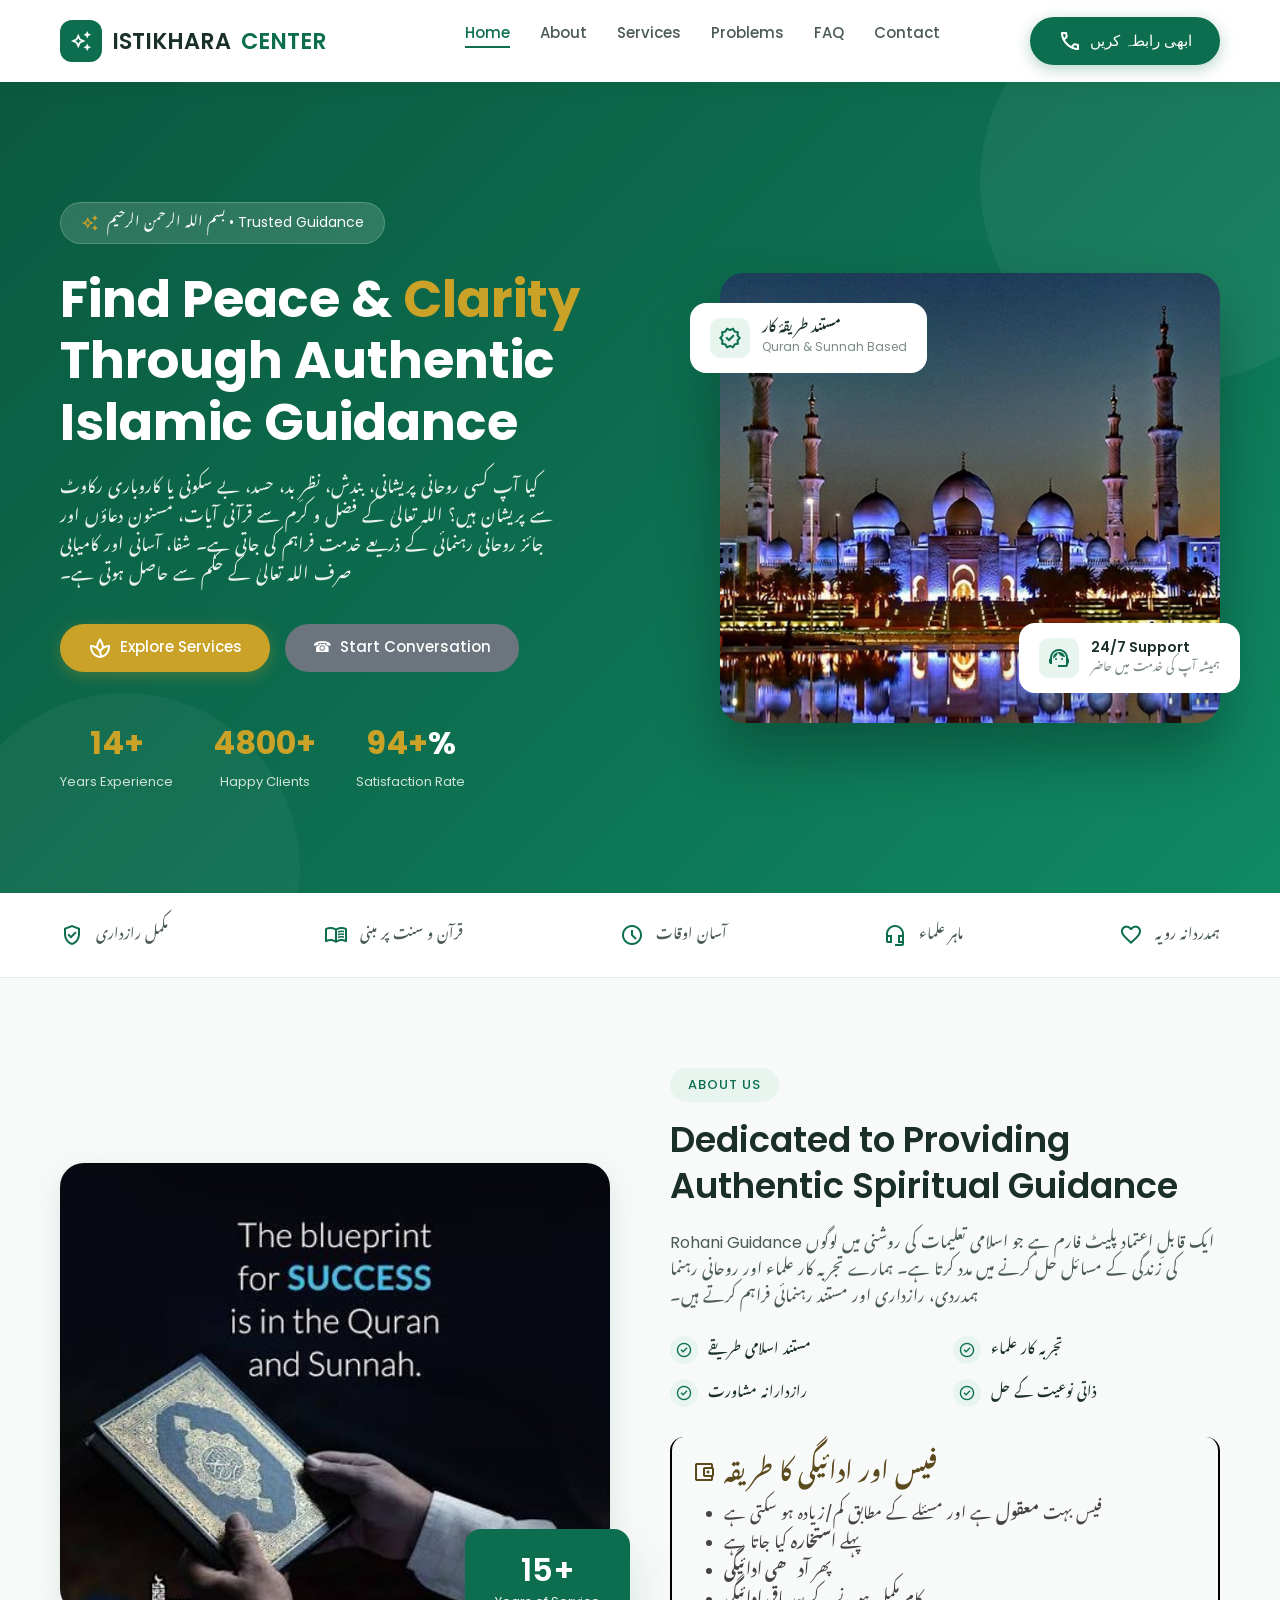
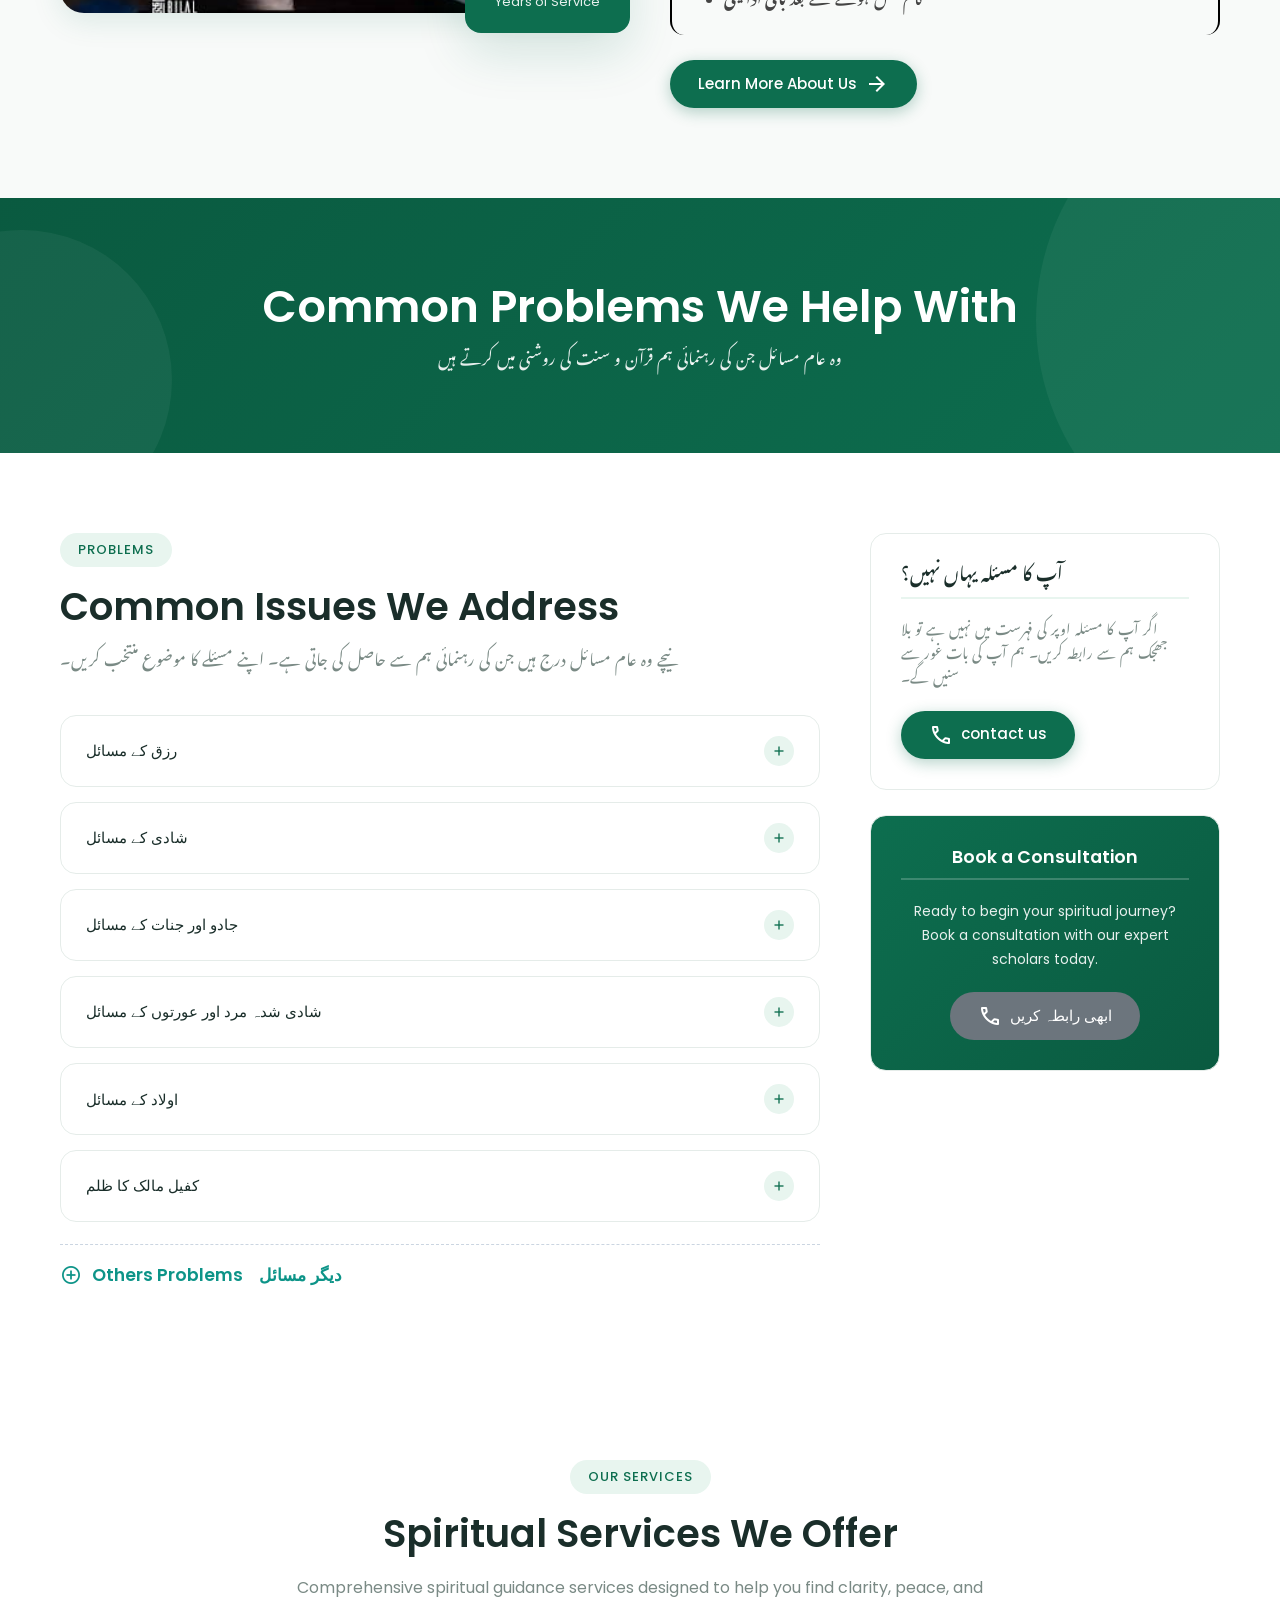
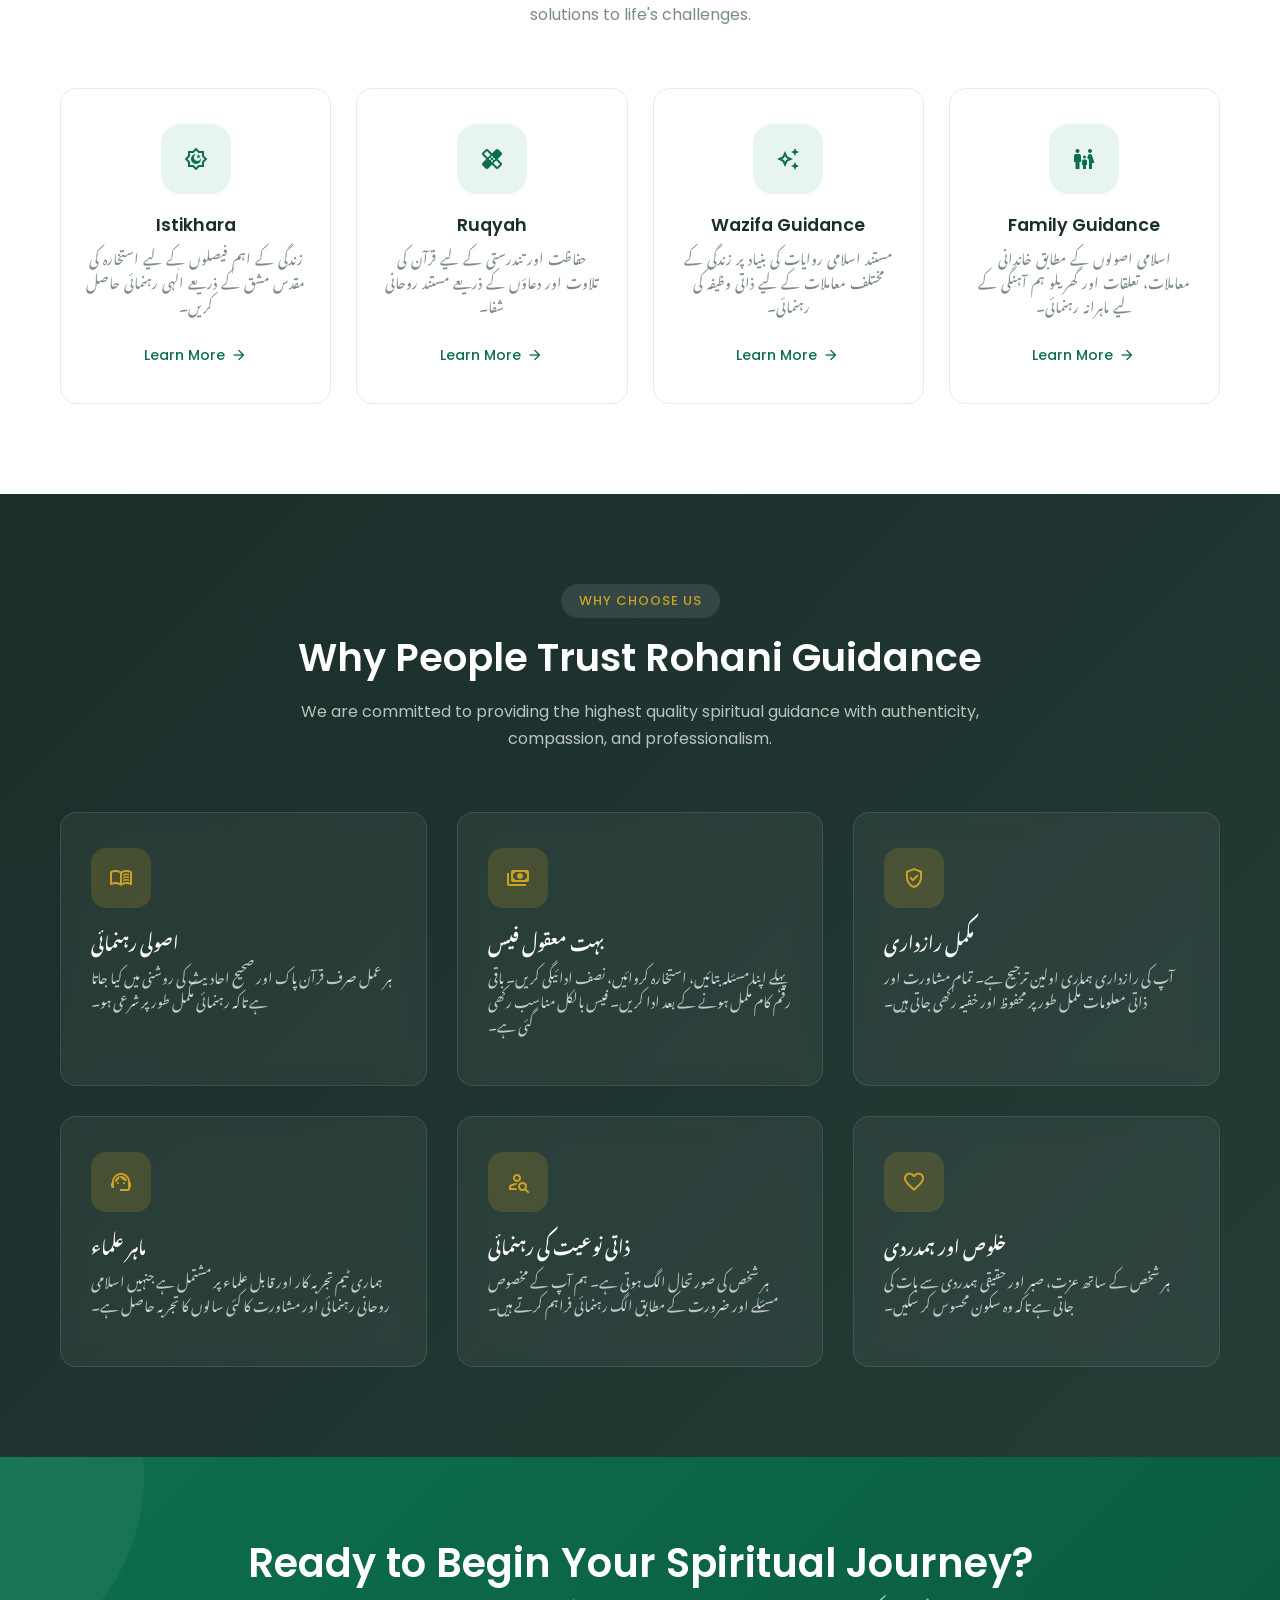
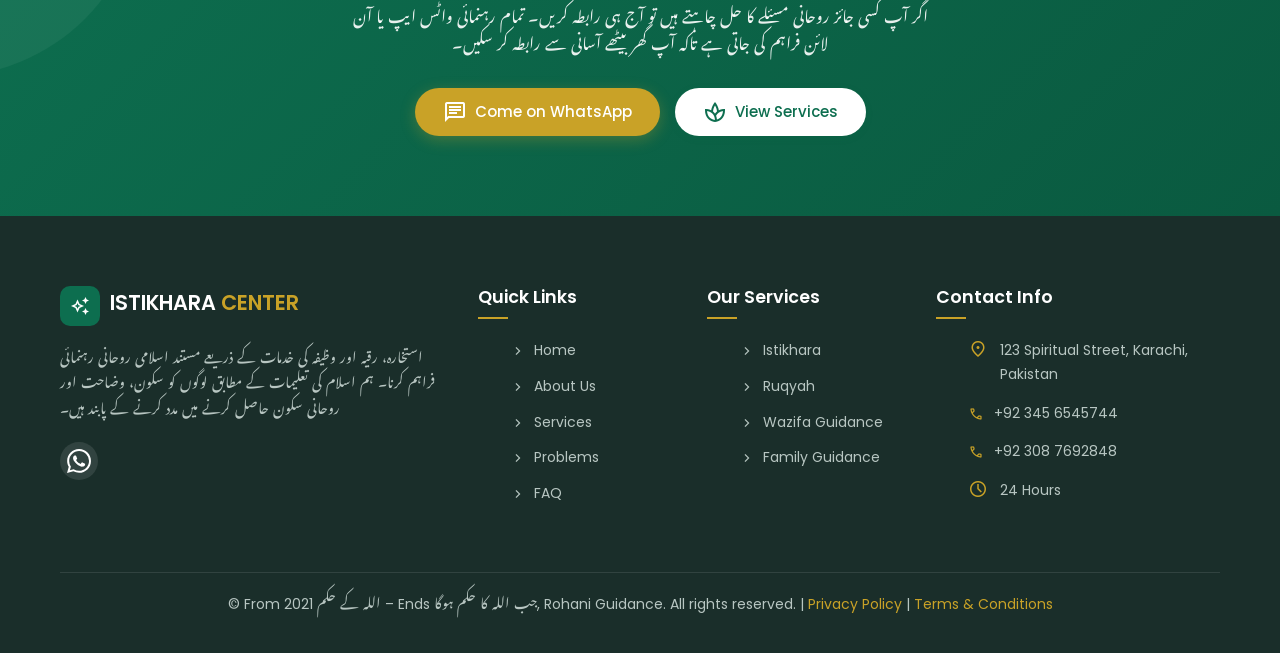
<file: index.html>
<!DOCTYPE html>
<html lang="en">

<head>
    <meta charset="UTF-8">
    <meta name="viewport" content="width=device-width, initial-scale=1.0">
    <meta name="description"
        content="Rohani Guidance - Authentic Islamic spiritual guidance through Istikhara, Ruqyah, Wazifa, and Family Guidance services.">
    <title>Rohani Guidance - Islamic Spiritual Guidance & Services</title>

    <!-- Google Fonts (English + Urdu) -->
    <link rel="preconnect" href="https://fonts.googleapis.com">
    <link rel="preconnect" href="https://fonts.gstatic.com" crossorigin>
    <link
        href="https://fonts.googleapis.com/css2?family=Noto+Nastaliq+Urdu:wght@400;500;600;700&family=Poppins:wght@300;400;500;600;700&display=swap"
        rel="stylesheet">

    <!-- Google Material Symbols -->
    <link rel="stylesheet"
        href="https://fonts.googleapis.com/css2?family=Material+Symbols+Outlined:opsz,wght,FILL,GRAD@20..48,100..700,0..1,-50..200">

    <!-- Bootstrap 5 -->
    <link href="https://cdn.jsdelivr.net/npm/bootstrap@5.3.3/dist/css/bootstrap.min.css" rel="stylesheet">

    <!-- Custom CSS -->
    <link rel="stylesheet" href="assets/css/styles.css">
    <link rel="stylesheet" href="assets/css/home.css">
    <link rel="stylesheet" href="assets/css/faq.css">

    <!-- Urdu Font Fix -->
    <style>
        body {
            font-family: 'Poppins', 'Noto Nastaliq Urdu', sans-serif;
        }

        /* اردو کو واضح اور پیشہ ورانہ بنانے کے لیے */
        p,
        h1,
        h2,
        h3,
        h4,
        h5,
        h6,
        span,
        a,
        li,
        label,
        .about-feature,
        .section-tag {
            font-family: 'Poppins', 'Noto Nastaliq Urdu', sans-serif;
        }

        /* اردو الفاظ تھوڑے بولڈ اور پڑھنے میں آسان */
        :lang(ur),
        .urdu {
            font-family: 'Noto Nastaliq Urdu', sans-serif !important;
            font-weight: 600;
            line-height: 1.9;
        }
    </style>
</head>

<body>
    <!-- Navbar -->
    <header></header>

    <main>
        <!-- ============ HERO SECTION ============ -->
        <section class="hero">
            <div class="container">
                <div class="hero-content">
                    <div class="hero-text animate-fade-up">
                        <div class="hero-badge">
                            <span class="material-symbols-outlined">auto_awesome</span>
                            بسم اللہ الرحمن الرحیم • Trusted Guidance
                        </div>
                        <h1>Find Peace & <span>Clarity</span> Through Authentic Islamic Guidance</h1>
                        <p>کیا آپ کسی روحانی پریشانی، بندش، نظرِ بد، حسد، بے سکونی یا کاروباری رکاوٹ سے پریشان ہیں؟

                            اللہ تعالیٰ کے فضل و کرم سے قرآنی آیات، مسنون دعاؤں اور جائز روحانی رہنمائی کے ذریعے خدمت
                            فراہم کی جاتی ہے۔
                            شفا، آسانی اور کامیابی صرف اللہ تعالیٰ کے حکم سے حاصل ہوتی ہے۔</p>
                        <div class="hero-buttons">
                            <a href="pages/services.html" class="btn btn-gold">
                                <span class="material-symbols-outlined">spa</span> Explore Services
                            </a>
                            <a href="https://wa.me/923087692848?text=Assalamualaikum%2C%20main%20Istikhara%20Center%20website%20se%20aya%20hoon.%20Mujhe%20ek%20problem%20hai%20jo%20main%20aap%20se%20share%20karna%20chahta%20hoon."
                                target="_blank" class="btn btn-secondary">
                                <span class="whatsapp-icon">☎</span> Start Conversation
                            </a>

                        </div>
                        <div class="hero-stats">
                            <div class="hero-stat">
                                <h3><span class="counter" data-target="15">0</span></h3>
                                <p>Years Experience</p>
                            </div>
                            <div class="hero-stat">
                                <h3><span class="counter" data-target="5000">0</span></h3>
                                <p>Happy Clients</p>
                            </div>
                            <div class="hero-stat">
                                <h3><span class="counter" data-target="98">0</span>%</h3>
                                <p>Satisfaction Rate</p>
                            </div>
                        </div>
                    </div>
                    <div class="hero-image animate-fade-in delay-1">
                        <img src="assets/images/hero-image.jpg" alt="Islamic spiritual guidance">
                        <div class="hero-image-float float-1">
                            <div class="float-icon">
                                <span class="material-symbols-outlined">verified</span>
                            </div>
                            <div>
                                <h4>مستند طریقۂ کار</h4>
                                <p>Quran & Sunnah Based</p>
                            </div>
                        </div>
                        <div class="hero-image-float float-2">
                            <div class="float-icon">
                                <span class="material-symbols-outlined">support_agent</span>
                            </div>
                            <div>
                                <h4>24/7 Support</h4>
                                <p>ہمیشہ آپ کی خدمت میں حاضر</p>
                            </div>
                        </div>
                    </div>
                </div>
            </div>
        </section>







        <!-- ============ TRUST STRIP ============ -->
        <section class="trust-strip">
            <div class="container">
                <div class="trust-items">
                    <div class="trust-item">
                        <span class="material-symbols-outlined">verified_user</span>
                        مکمل رازداری
                    </div>
                    <div class="trust-item">
                        <span class="material-symbols-outlined">menu_book</span>
                        قرآن و سنت پر مبنی
                    </div>
                    <div class="trust-item">
                        <span class="material-symbols-outlined">schedule</span>
                        آسان اوقات
                    </div>
                    <div class="trust-item">
                        <span class="material-symbols-outlined">headset_mic</span>
                        ماہر علماء
                    </div>
                    <div class="trust-item">
                        <span class="material-symbols-outlined">favorite</span>
                        ہمدردانہ رویہ
                    </div>
                </div>
            </div>
        </section>

        <!-- ============ ABOUT PREVIEW ============ -->
        <!-- ============ ABOUT PREVIEW ============ -->
        <section class="about-preview section">
            <div class="container">
                <div class="about-grid">
                    <div class="about-image-wrap reveal">
                        <img src="assets/images/about-prew.jpg" alt="About Rohani Guidance">
                        <div class="about-experience">
                            <h3>15+</h3>
                            <p>Years of Service</p>
                        </div>
                    </div>
                    <div class="about-content reveal">
                        <span class="section-tag">About Us</span>
                        <h2>Dedicated to Providing Authentic Spiritual Guidance</h2>

                        <p>
                            Rohani Guidance ایک قابلِ اعتماد پلیٹ فارم ہے جو اسلامی تعلیمات کی روشنی میں لوگوں کی زندگی
                            کے مسائل حل کرنے میں مدد کرتا ہے۔ ہمارے تجربہ کار علماء اور روحانی رہنما ہمدردی، رازداری اور
                            مستند رہنمائی فراہم کرتے ہیں۔
                        </p>

                        <!-- Features in Urdu -->
                        <div class="about-features">
                            <div class="about-feature">
                                <span class="material-symbols-outlined">check_circle</span>
                                مستند اسلامی طریقے
                            </div>
                            <div class="about-feature">
                                <span class="material-symbols-outlined">check_circle</span>
                                تجربہ کار علماء
                            </div>
                            <div class="about-feature">
                                <span class="material-symbols-outlined">check_circle</span>
                                رازدارانہ مشاورت
                            </div>
                            <div class="about-feature">
                                <span class="material-symbols-outlined">check_circle</span>
                                ذاتی نوعیت کے حل
                            </div>
                        </div>

                        <!-- Fees Section -->
                        <div class="about-fees"
                            style="margin-top: 25px; padding: 20px; border-radius:14px; border-left: 2px solid black;border-right: 2px solid black;">
                            <h4
                                style="margin-bottom: 12px; color: #5c4a1f; display: flex; align-items: center; gap: 8px;">
                                <span class="material-symbols-outlined">account_balance_wallet</span>
                                فیس اور ادائیگی کا طریقہ
                            </h4>
                            <ul style="padding-right: 18px; margin: 0; color: #444; line-height: 1.8;">
                                <li>فیس بہت <strong>معقول</strong> ہے اور مسئلے کے مطابق کم/زیادہ ہو سکتی ہے</li>
                                <li>پہلے <strong>استخارہ</strong> کیا جاتا ہے</li>
                                <li>پھر <strong>آدھی ادائیگی</strong></li>
                                <li>کام مکمل ہونے کے بعد <strong>باقی ادائیگی</strong></li>
                            </ul>
                        </div>

                        <a href="pages/about.html" class="btn btn-primary" style="margin-top: 25px;">
                            Learn More About Us <span class="material-symbols-outlined">arrow_forward</span>
                        </a>
                    </div>
                </div>
            </div>
        </section>




        <!------------ Daily problems ---------->



        <section class="page-hero">
            <div class="container">
                <h1 class="animate-fade-up">Common Problems We Help With</h1>
                <p class="animate-fade-up delay-1">وہ عام مسائل جن کی رہنمائی ہم قرآن و سنت کی روشنی میں کرتے ہیں</p>
            </div>
        </section>

        <section class="faq-section">
            <div class="container">
                <div class="faq-layout">
                    <div class="faq-accordion">
                        <div class="section-header reveal" style="text-align: left; margin: 0 0 40px;">
                            <span class="section-tag">Problems</span>
                            <h2 class="section-title">Common Issues We Address</h2>
                            <p class="section-subtitle">نیچے وہ عام مسائل درج ہیں جن کی رہنمائی ہم سے حاصل کی جاتی ہے۔
                                اپنے مسئلے کا موضوع منتخب کریں۔</p>
                        </div>




                        <div class="faq-item reveal">
                            <button class="faq-question">
                                رزق کے مسائل
                                <span class="faq-icon material-symbols-outlined">add</span>
                            </button>
                            <div class="faq-answer">
                                <div class="faq-answer-inner">
                                    <ol
                                        style="padding-left: 28px; margin: 0; list-style-type: decimal; color: #0d9488;">
                                        <li style="margin-bottom: 12px; padding-left: 8px;">
                                            <a href="https://wa.me/923456545744?text=السلام علیکم! میرا مسئلہ یہ ہے: حصول رزق و کشائش رزق"
                                                target="_blank"
                                                style="color: #334155; text-decoration: none; font-family: 'Noto Sans Arabic', sans-serif; font-size: 1.05rem; transition: all 0.25s ease; display: inline-block; padding: 4px 0;"
                                                onmouseover="this.style.color='#0d9488'; this.style.paddingRight='8px'"
                                                onmouseout="this.style.color='#334155'; this.style.paddingRight='0'">
                                                حصول رزق و کشائش رزق
                                            </a>
                                        </li>
                                        <li style="margin-bottom: 12px; padding-left: 8px;">
                                            <a href="https://wa.me/923456545744?text=السلام علیکم! میرا مسئلہ یہ ہے: تکثیر بطن برائے ترقی رزق"
                                                target="_blank"
                                                style="color: #334155; text-decoration: none; font-family: 'Noto Sans Arabic', sans-serif; font-size: 1.05rem; transition: all 0.25s ease; display: inline-block; padding: 4px 0;"
                                                onmouseover="this.style.color='#0d9488'; this.style.paddingRight='8px'"
                                                onmouseout="this.style.color='#334155'; this.style.paddingRight='0'">
                                                تکثیر بطن برائے ترقی رزق
                                            </a>
                                        </li>
                                        <li style="margin-bottom: 12px; padding-left: 8px;">
                                            <a href="https://wa.me/923456545744?text=السلام علیکم! میرا مسئلہ یہ ہے: واسطے غنی ہونے کے"
                                                target="_blank"
                                                style="color: #334155; text-decoration: none; font-family: 'Noto Sans Arabic', sans-serif; font-size: 1.05rem; transition: all 0.25s ease; display: inline-block; padding: 4px 0;"
                                                onmouseover="this.style.color='#0d9488'; this.style.paddingRight='8px'"
                                                onmouseout="this.style.color='#334155'; this.style.paddingRight='0'">
                                                واسطے غنی ہونے کے
                                            </a>
                                        </li>
                                        <li style="margin-bottom: 12px; padding-left: 8px;">
                                            <a href="https://wa.me/923456545744?text=السلام علیکم! میرا مسئلہ یہ ہے: دوکان میں مال زیادہ فروخت ہو"
                                                target="_blank"
                                                style="color: #334155; text-decoration: none; font-family: 'Noto Sans Arabic', sans-serif; font-size: 1.05rem; transition: all 0.25s ease; display: inline-block; padding: 4px 0;"
                                                onmouseover="this.style.color='#0d9488'; this.style.paddingRight='8px'"
                                                onmouseout="this.style.color='#334155'; this.style.paddingRight='0'">
                                                دوکان میں مال زیادہ فروخت ہو
                                            </a>
                                        </li>
                                        <li style="margin-bottom: 12px; padding-left: 8px;">
                                            <a href="https://wa.me/923456545744?text=السلام علیکم! میرا مسئلہ یہ ہے: روزگار و ملازمت حاصل کرنا"
                                                target="_blank"
                                                style="color: #334155; text-decoration: none; font-family: 'Noto Sans Arabic', sans-serif; font-size: 1.05rem; transition: all 0.25s ease; display: inline-block; padding: 4px 0;"
                                                onmouseover="this.style.color='#0d9488'; this.style.paddingRight='8px'"
                                                onmouseout="this.style.color='#334155'; this.style.paddingRight='0'">
                                                روزگار و ملازمت حاصل کرنا
                                            </a>
                                        </li>
                                        <li style="margin-bottom: 12px; padding-left: 8px;">
                                            <a href="https://wa.me/923456545744?text=السلام علیکم! میرا مسئلہ یہ ہے: غریبی دور ہوجائے"
                                                target="_blank"
                                                style="color: #334155; text-decoration: none; font-family: 'Noto Sans Arabic', sans-serif; font-size: 1.05rem; transition: all 0.25s ease; display: inline-block; padding: 4px 0;"
                                                onmouseover="this.style.color='#0d9488'; this.style.paddingRight='8px'"
                                                onmouseout="this.style.color='#334155'; this.style.paddingRight='0'">
                                                غریبی دور ہوجائے
                                            </a>
                                        </li>
                                        <li style="margin-bottom: 12px; padding-left: 8px;">
                                            <a href="https://wa.me/923456545744?text=السلام علیکم! میرا مسئلہ یہ ہے: حصول ملازمت"
                                                target="_blank"
                                                style="color: #334155; text-decoration: none; font-family: 'Noto Sans Arabic', sans-serif; font-size: 1.05rem; transition: all 0.25s ease; display: inline-block; padding: 4px 0;"
                                                onmouseover="this.style.color='#0d9488'; this.style.paddingRight='8px'"
                                                onmouseout="this.style.color='#334155'; this.style.paddingRight='0'">
                                                حصول ملازمت
                                            </a>
                                        </li>
                                        <li style="margin-bottom: 12px; padding-left: 8px;">
                                            <a href="https://wa.me/923456545744?text=السلام علیکم! میرا مسئلہ یہ ہے: روزی میں اضافہ"
                                                target="_blank"
                                                style="color: #334155; text-decoration: none; font-family: 'Noto Sans Arabic', sans-serif; font-size: 1.05rem; transition: all 0.25s ease; display: inline-block; padding: 4px 0;"
                                                onmouseover="this.style.color='#0d9488'; this.style.paddingRight='8px'"
                                                onmouseout="this.style.color='#334155'; this.style.paddingRight='0'">
                                                روزی میں اضافہ
                                            </a>
                                        </li>
                                        <li style="margin-bottom: 12px; padding-left: 8px;">
                                            <a href="https://wa.me/923456545744?text=السلام علیکم! میرا مسئلہ یہ ہے: رزق میں ترقی اور زیادتی کیلئے"
                                                target="_blank"
                                                style="color: #334155; text-decoration: none; font-family: 'Noto Sans Arabic', sans-serif; font-size: 1.05rem; transition: all 0.25s ease; display: inline-block; padding: 4px 0;"
                                                onmouseover="this.style.color='#0d9488'; this.style.paddingRight='8px'"
                                                onmouseout="this.style.color='#334155'; this.style.paddingRight='0'">
                                                رزق میں ترقی اور زیادتی کیلئے
                                            </a>
                                        </li>
                                        <li style="margin-bottom: 12px; padding-left: 8px;">
                                            <a href="https://wa.me/923456545744?text=السلام علیکم! میرا مسئلہ یہ ہے: ملازمت کا جوڑ ملنا"
                                                target="_blank"
                                                style="color: #334155; text-decoration: none; font-family: 'Noto Sans Arabic', sans-serif; font-size: 1.05rem; transition: all 0.25s ease; display: inline-block; padding: 4px 0;"
                                                onmouseover="this.style.color='#0d9488'; this.style.paddingRight='8px'"
                                                onmouseout="this.style.color='#334155'; this.style.paddingRight='0'">
                                                ملازمت کا جوڑ ملنا
                                            </a>
                                        </li>
                                        <li style="margin-bottom: 12px; padding-left: 8px;">
                                            <a href="https://wa.me/923456545744?text=السلام علیکم! میرا مسئلہ یہ ہے: دوکان کی ترقی"
                                                target="_blank"
                                                style="color: #334155; text-decoration: none; font-family: 'Noto Sans Arabic', sans-serif; font-size: 1.05rem; transition: all 0.25s ease; display: inline-block; padding: 4px 0;"
                                                onmouseover="this.style.color='#0d9488'; this.style.paddingRight='8px'"
                                                onmouseout="this.style.color='#334155'; this.style.paddingRight='0'">
                                                دوکان کی ترقی
                                            </a>
                                        </li>
                                        <li style="margin-bottom: 12px; padding-left: 8px;">
                                            <a href="https://wa.me/923456545744?text=السلام علیکم! میرا مسئلہ یہ ہے: روزی اور تجارت میں برکت"
                                                target="_blank"
                                                style="color: #334155; text-decoration: none; font-family: 'Noto Sans Arabic', sans-serif; font-size: 1.05rem; transition: all 0.25s ease; display: inline-block; padding: 4px 0;"
                                                onmouseover="this.style.color='#0d9488'; this.style.paddingRight='8px'"
                                                onmouseout="this.style.color='#334155'; this.style.paddingRight='0'">
                                                روزی اور تجارت میں برکت
                                            </a>
                                        </li>
                                        <li style="margin-bottom: 12px; padding-left: 8px;">
                                            <a href="https://wa.me/923456545744?text=السلام علیکم! میرا مسئلہ یہ ہے: دیگر (برائے ترقی رزق)"
                                                target="_blank"
                                                style="color: #334155; text-decoration: none; font-family: 'Noto Sans Arabic', sans-serif; font-size: 1.05rem; transition: all 0.25s ease; display: inline-block; padding: 4px 0;"
                                                onmouseover="this.style.color='#0d9488'; this.style.paddingRight='8px'"
                                                onmouseout="this.style.color='#334155'; this.style.paddingRight='0'">
                                                دیگر (برائے ترقی رزق)
                                            </a>
                                        </li>
                                    </ol>






                                    <div style="margin-top: 22px; padding-top: 16px; border-top: 1px dashed #cbd5e1;">
                                        <a href="https://wa.me/923456545744?text=السلام علیکم! میرا مسئلہ یہ ہے"
                                            target="_blank"
                                            style="display: flex; align-items: center; gap: 10px; color: #0d9488; text-decoration: none; font-family: 'Noto Sans Arabic', sans-serif; font-size: 1.08rem; font-weight: 600; transition: all 0.25s ease;"
                                            onmouseover="this.style.color='#0f766e'; this.style.gap='14px'"
                                            onmouseout="this.style.color='#0d9488'; this.style.gap='10px'">
                                            <span class="material-symbols-outlined"
                                                style="font-size: 22px;">add_circle</span>
                                            دیگر مسائل (اگر آپ کا مسئلہ اوپر نہیں ہے تو یہاں کلک کریں)
                                        </a>
                                    </div>



                                </div>
                            </div>
                        </div>
















                        <div class="faq-item reveal">
                            <button class="faq-question">
                                شادی کے مسائل
                                <span class="faq-icon material-symbols-outlined">add</span>
                            </button>
                            <div class="faq-answer">
                                <div class="faq-answer-inner">
                                    <ol
                                        style="padding-left: 28px; margin: 0; list-style-type: decimal; color: #0d9488;">
                                        <li style="margin-bottom: 12px; padding-left: 8px;">
                                            <a href="https://wa.me/923456545744?text=السلام علیکم! میرا مسئلہ یہ ہے: شادی نکاح کے واسطے"
                                                target="_blank"
                                                style="color: #334155; text-decoration: none; font-family: 'Noto Sans Arabic', sans-serif; font-size: 1.05rem; transition: all 0.25s ease; display: inline-block; padding: 4px 0;"
                                                onmouseover="this.style.color='#0d9488'; this.style.paddingRight='8px'"
                                                onmouseout="this.style.color='#334155'; this.style.paddingRight='0'">
                                                شادی نکاح کے واسطے
                                            </a>
                                        </li>
                                        <li style="margin-bottom: 12px; padding-left: 8px;">
                                            <a href="https://wa.me/923456545744?text=السلام علیکم! میرا مسئلہ یہ ہے: پیغام شادی"
                                                target="_blank"
                                                style="color: #334155; text-decoration: none; font-family: 'Noto Sans Arabic', sans-serif; font-size: 1.05rem; transition: all 0.25s ease; display: inline-block; padding: 4px 0;"
                                                onmouseover="this.style.color='#0d9488'; this.style.paddingRight='8px'"
                                                onmouseout="this.style.color='#334155'; this.style.paddingRight='0'">
                                                پیغام شادی
                                            </a>
                                        </li>
                                        <li style="margin-bottom: 12px; padding-left: 8px;">
                                            <a href="https://wa.me/923456545744?text=السلام علیکم! میرا مسئلہ یہ ہے: رشتہ کی بحث ختم کرنے کا عمل"
                                                target="_blank"
                                                style="color: #334155; text-decoration: none; font-family: 'Noto Sans Arabic', sans-serif; font-size: 1.05rem; transition: all 0.25s ease; display: inline-block; padding: 4px 0;"
                                                onmouseover="this.style.color='#0d9488'; this.style.paddingRight='8px'"
                                                onmouseout="this.style.color='#334155'; this.style.paddingRight='0'">
                                                رشتے کی بندش ختم کرنے کا عمل
                                            </a>
                                        </li>
                                        <li style="margin-bottom: 12px; padding-left: 8px;">
                                            <a href="https://wa.me/923456545744?text=السلام علیکم! میرا مسئلہ یہ ہے: جس لڑکی کی شادی نہ ہوتی ہو"
                                                target="_blank"
                                                style="color: #334155; text-decoration: none; font-family: 'Noto Sans Arabic', sans-serif; font-size: 1.05rem; transition: all 0.25s ease; display: inline-block; padding: 4px 0;"
                                                onmouseover="this.style.color='#0d9488'; this.style.paddingRight='8px'"
                                                onmouseout="this.style.color='#334155'; this.style.paddingRight='0'">
                                                جس لڑکی کی شادی نہ ہوتی ہو
                                            </a>
                                        </li>
                                        <li style="margin-bottom: 12px; padding-left: 8px;">
                                            <a href="https://wa.me/923456545744?text=السلام علیکم! میرا مسئلہ یہ ہے: شادی کے لیے"
                                                target="_blank"
                                                style="color: #334155; text-decoration: none; font-family: 'Noto Sans Arabic', sans-serif; font-size: 1.05rem; transition: all 0.25s ease; display: inline-block; padding: 4px 0;"
                                                onmouseover="this.style.color='#0d9488'; this.style.paddingRight='8px'"
                                                onmouseout="this.style.color='#334155'; this.style.paddingRight='0'">
                                                شادی کے لیے
                                            </a>
                                        </li>
                                        <li style="margin-bottom: 12px; padding-left: 8px;">
                                            <a href="https://wa.me/923456545744?text=السلام علیکم! میرا مسئلہ یہ ہے: حصول رشتہ"
                                                target="_blank"
                                                style="color: #334155; text-decoration: none; font-family: 'Noto Sans Arabic', sans-serif; font-size: 1.05rem; transition: all 0.25s ease; display: inline-block; padding: 4px 0;"
                                                onmouseover="this.style.color='#0d9488'; this.style.paddingRight='8px'"
                                                onmouseout="this.style.color='#334155'; this.style.paddingRight='0'">
                                                حصول رشتہ
                                            </a>
                                        </li>
                                        <li style="margin-bottom: 12px; padding-left: 8px;">
                                            <a href="https://wa.me/923456545744?text=السلام علیکم! میرا مسئلہ یہ ہے: حسن پسند شادی"
                                                target="_blank"
                                                style="color: #334155; text-decoration: none; font-family: 'Noto Sans Arabic', sans-serif; font-size: 1.05rem; transition: all 0.25s ease; display: inline-block; padding: 4px 0;"
                                                onmouseover="this.style.color='#0d9488'; this.style.paddingRight='8px'"
                                                onmouseout="this.style.color='#334155'; this.style.paddingRight='0'">
                                                من پسند شادی پسند شادی </a>
                                        </li>
                                        <li style="margin-bottom: 12px; padding-left: 8px;">
                                            <a href="https://wa.me/923456545744?text=السلام علیکم! میرا مسئلہ یہ ہے: مجرب و آزمودہ عمل برائے شادی"
                                                target="_blank"
                                                style="color: #334155; text-decoration: none; font-family: 'Noto Sans Arabic', sans-serif; font-size: 1.05rem; transition: all 0.25s ease; display: inline-block; padding: 4px 0;"
                                                onmouseover="this.style.color='#0d9488'; this.style.paddingRight='8px'"
                                                onmouseout="this.style.color='#334155'; this.style.paddingRight='0'">
                                                مجرب عمل برائے شادی
                                            </a>
                                        </li>
                                        <li style="margin-bottom: 12px; padding-left: 8px;">
                                            <a href="https://wa.me/923456545744?text=السلام علیکم! میرا مسئلہ یہ ہے: عمل برائے حسن پسند شادی"
                                                target="_blank"
                                                style="color: #334155; text-decoration: none; font-family: 'Noto Sans Arabic', sans-serif; font-size: 1.05rem; transition: all 0.25s ease; display: inline-block; padding: 4px 0;"
                                                onmouseover="this.style.color='#0d9488'; this.style.paddingRight='8px'"
                                                onmouseout="this.style.color='#334155'; this.style.paddingRight='0'">
                                                عمل برائے من پسند شادی
                                            </a>
                                        </li>
                                        <li style="margin-bottom: 12px; padding-left: 8px;">
                                            <a href="https://wa.me/923456545744?text=السلام علیکم! میرا مسئلہ یہ ہے: جوئی علم برائے تجویز"
                                                target="_blank"
                                                style="color: #334155; text-decoration: none; font-family: 'Noto Sans Arabic', sans-serif; font-size: 1.05rem; transition: all 0.25s ease; display: inline-block; padding: 4px 0;"
                                                onmouseover="this.style.color='#0d9488'; this.style.paddingRight='8px'"
                                                onmouseout="this.style.color='#334155'; this.style.paddingRight='0'">
                                                مطلوبہ جگہ شادی ہو
                                            </a>
                                        </li>
                                        <li style="margin-bottom: 12px; padding-left: 8px;">
                                            <a href="https://wa.me/923456545744?text=السلام علیکم! میرا مسئلہ یہ ہے: حاضر و مطلوب قاصدہ مناح"
                                                target="_blank"
                                                style="color: #334155; text-decoration: none; font-family: 'Noto Sans Arabic', sans-serif; font-size: 1.05rem; transition: all 0.25s ease; display: inline-block; padding: 4px 0;"
                                                onmouseover="this.style.color='#0d9488'; this.style.paddingRight='8px'"
                                                onmouseout="this.style.color='#334155'; this.style.paddingRight='0'">
                                                لڑکے اور لڑکیوں کی شادیوں کے لیے </a>
                                        </li>
                                        <li style="margin-bottom: 12px; padding-left: 8px;">
                                            <a href="https://wa.me/923456545744?text=السلام علیکم! میرا مسئلہ یہ ہے: عمل نارہا و حب"
                                                target="_blank"
                                                style="color: #334155; text-decoration: none; font-family: 'Noto Sans Arabic', sans-serif; font-size: 1.05rem; transition: all 0.25s ease; display: inline-block; padding: 4px 0;"
                                                onmouseover="this.style.color='#0d9488'; this.style.paddingRight='8px'"
                                                onmouseout="this.style.color='#334155'; this.style.paddingRight='0'">
                                                لڑکی کی منگنی کا ہونا اور شادی کا انتظام </a>
                                        </li>
                                        <li style="margin-bottom: 12px; padding-left: 8px;">
                                            <a href="https://wa.me/923456545744?text=السلام علیکم! میرا مسئلہ یہ ہے: عمل کسی برائے کشف و حال مطلوبہ کے لیے"
                                                target="_blank"
                                                style="color: #334155; text-decoration: none; font-family: 'Noto Sans Arabic', sans-serif; font-size: 1.05rem; transition: all 0.25s ease; display: inline-block; padding: 4px 0;"
                                                onmouseover="this.style.color='#0d9488'; this.style.paddingRight='8px'"
                                                onmouseout="this.style.color='#334155'; this.style.paddingRight='0'">
                                                لڑکی کے رشتے کے لیے </a>
                                        </li>
                                        <li style="margin-bottom: 12px; padding-left: 8px;">
                                            <a href="https://wa.me/923456545744?text=السلام علیکم! میرا مسئلہ یہ ہے: عمل حسب قاصدہ مناح"
                                                target="_blank"
                                                style="color: #334155; text-decoration: none; font-family: 'Noto Sans Arabic', sans-serif; font-size: 1.05rem; transition: all 0.25s ease; display: inline-block; padding: 4px 0;"
                                                onmouseover="this.style.color='#0d9488'; this.style.paddingRight='8px'"
                                                onmouseout="this.style.color='#334155'; this.style.paddingRight='0'">
                                                میاں اور بیوی کے درمیان محبت پیدا کرنا </a>
                                        </li>
                                        <li style="margin-bottom: 12px; padding-left: 8px;">
                                            <a href="https://wa.me/923456545744?text=السلام علیکم! میرا مسئلہ یہ ہے: دو افراد کے درمیان محبت پیدا کرنا"
                                                target="_blank"
                                                style="color: #334155; text-decoration: none; font-family: 'Noto Sans Arabic', sans-serif; font-size: 1.05rem; transition: all 0.25s ease; display: inline-block; padding: 4px 0;"
                                                onmouseover="this.style.color='#0d9488'; this.style.paddingRight='8px'"
                                                onmouseout="this.style.color='#334155'; this.style.paddingRight='0'">
                                                دو افراد کے درمیان محبت پیدا کرنا
                                            </a>
                                        </li>
                                    </ol>



                                    <div style="margin-top: 22px; padding-top: 16px; border-top: 1px dashed #cbd5e1;">
                                        <a href="https://wa.me/923456545744?text=السلام علیکم! میرا مسئلہ یہ ہے"
                                            target="_blank"
                                            style="display: flex; align-items: center; gap: 10px; color: #0d9488; text-decoration: none; font-family: 'Noto Sans Arabic', sans-serif; font-size: 1.08rem; font-weight: 600; transition: all 0.25s ease;"
                                            onmouseover="this.style.color='#0f766e'; this.style.gap='14px'"
                                            onmouseout="this.style.color='#0d9488'; this.style.gap='10px'">
                                            <span class="material-symbols-outlined"
                                                style="font-size: 22px;">add_circle</span>
                                            دیگر مسائل (اگر آپ کا مسئلہ اوپر نہیں ہے تو یہاں کلک کریں)
                                        </a>
                                    </div>



                                </div>
                            </div>
                        </div>










                        <div class="faq-item reveal">
                            <button class="faq-question">
                                جادو اور جنات کے مسائل
                                <span class="faq-icon material-symbols-outlined">add</span>
                            </button>
                            <div class="faq-answer">
                                <div class="faq-answer-inner">
                                    <ol
                                        style="padding-left: 28px; margin: 0; list-style-type: decimal; color: #0d9488;">
                                        <li style="margin-bottom: 12px; padding-left: 8px;">
                                            <a href="https://wa.me/923456545744?text=السلام علیکم! میرا مسئلہ یہ ہے: برائے آسیب زدہ"
                                                target="_blank"
                                                style="color: #334155; text-decoration: none; font-family: 'Noto Sans Arabic', sans-serif; font-size: 1.05rem; transition: all 0.25s ease; display: inline-block; padding: 4px 0;"
                                                onmouseover="this.style.color='#0d9488'; this.style.paddingRight='8px'"
                                                onmouseout="this.style.color='#334155'; this.style.paddingRight='0'">
                                                برائے آسیب زدہ
                                            </a>
                                        </li>
                                        <li style="margin-bottom: 12px; padding-left: 8px;">
                                            <a href="https://wa.me/923456545744?text=السلام علیکم! میرا مسئلہ یہ ہے: گھر میں خون کے چھینٹے اور سامان کا گل جانا"
                                                target="_blank"
                                                style="color: #334155; text-decoration: none; font-family: 'Noto Sans Arabic', sans-serif; font-size: 1.05rem; transition: all 0.25s ease; display: inline-block; padding: 4px 0;"
                                                onmouseover="this.style.color='#0d9488'; this.style.paddingRight='8px'"
                                                onmouseout="this.style.color='#334155'; this.style.paddingRight='0'">
                                                گھر میں خون کے چھینٹے اور سامان کا گل جانا
                                            </a>
                                        </li>
                                        <li style="margin-bottom: 12px; padding-left: 8px;">
                                            <a href="https://wa.me/923456545744?text=السلام علیکم! میرا مسئلہ یہ ہے: حصول عزت و دولت کی بندش"
                                                target="_blank"
                                                style="color: #334155; text-decoration: none; font-family: 'Noto Sans Arabic', sans-serif; font-size: 1.05rem; transition: all 0.25s ease; display: inline-block; padding: 4px 0;"
                                                onmouseover="this.style.color='#0d9488'; this.style.paddingRight='8px'"
                                                onmouseout="this.style.color='#334155'; this.style.paddingRight='0'">
                                                حصول عزت و دولت کی بندش
                                            </a>
                                        </li>
                                        <li style="margin-bottom: 12px; padding-left: 8px;">
                                            <a href="https://wa.me/923456545744?text=السلام علیکم! میرا مسئلہ یہ ہے: جادو کے زور کا توڑ"
                                                target="_blank"
                                                style="color: #334155; text-decoration: none; font-family: 'Noto Sans Arabic', sans-serif; font-size: 1.05rem; transition: all 0.25s ease; display: inline-block; padding: 4px 0;"
                                                onmouseover="this.style.color='#0d9488'; this.style.paddingRight='8px'"
                                                onmouseout="this.style.color='#334155'; this.style.paddingRight='0'">
                                                جادو کے زور کا توڑ
                                            </a>
                                        </li>
                                        <li style="margin-bottom: 12px; padding-left: 8px;">
                                            <a href="https://wa.me/923456545744?text=السلام علیکم! میرا مسئلہ یہ ہے: کاروبار سے دل کا ہٹنا"
                                                target="_blank"
                                                style="color: #334155; text-decoration: none; font-family: 'Noto Sans Arabic', sans-serif; font-size: 1.05rem; transition: all 0.25s ease; display: inline-block; padding: 4px 0;"
                                                onmouseover="this.style.color='#0d9488'; this.style.paddingRight='8px'"
                                                onmouseout="this.style.color='#334155'; this.style.paddingRight='0'">
                                                کاروبار سے دل کا ہٹنا
                                            </a>
                                        </li>
                                        <li style="margin-bottom: 12px; padding-left: 8px;">
                                            <a href="https://wa.me/923456545744?text=السلام علیکم! میرا مسئلہ یہ ہے: گھر میں نااتفاقی ناچاق"
                                                target="_blank"
                                                style="color: #334155; text-decoration: none; font-family: 'Noto Sans Arabic', sans-serif; font-size: 1.05rem; transition: all 0.25s ease; display: inline-block; padding: 4px 0;"
                                                onmouseover="this.style.color='#0d9488'; this.style.paddingRight='8px'"
                                                onmouseout="this.style.color='#334155'; this.style.paddingRight='0'">
                                                گھر میں نااتفاقی ناچاقی </a>
                                        </li>
                                        <li style="margin-bottom: 12px; padding-left: 8px;">
                                            <a href="https://wa.me/923456545744?text=السلام علیکم! میرا مسئلہ یہ ہے: جسم میں بیشمار یا سوئیاں"
                                                target="_blank"
                                                style="color: #334155; text-decoration: none; font-family: 'Noto Sans Arabic', sans-serif; font-size: 1.05rem; transition: all 0.25s ease; display: inline-block; padding: 4px 0;"
                                                onmouseover="this.style.color='#0d9488'; this.style.paddingRight='8px'"
                                                onmouseout="this.style.color='#334155'; this.style.paddingRight='0'">
                                                جادو کا مکمل خاتمہ </a>
                                        </li>
                                        <li style="margin-bottom: 12px; padding-left: 8px;">
                                            <a href="https://wa.me/923456545744?text=السلام علیکم! میرا مسئلہ یہ ہے: بانچھ پن یا بچہ نہ ہونا"
                                                target="_blank"
                                                style="color: #334155; text-decoration: none; font-family: 'Noto Sans Arabic', sans-serif; font-size: 1.05rem; transition: all 0.25s ease; display: inline-block; padding: 4px 0;"
                                                onmouseover="this.style.color='#0d9488'; this.style.paddingRight='8px'"
                                                onmouseout="this.style.color='#334155'; this.style.paddingRight='0'">
                                                سر درد یا اثر جادو </a>
                                        </li>
                                        <li style="margin-bottom: 12px; padding-left: 8px;">
                                            <a href="https://wa.me/923456545744?text=السلام علیکم! میرا مسئلہ یہ ہے: جسم میں درد"
                                                target="_blank"
                                                style="color: #334155; text-decoration: none; font-family: 'Noto Sans Arabic', sans-serif; font-size: 1.05rem; transition: all 0.25s ease; display: inline-block; padding: 4px 0;"
                                                onmouseover="this.style.color='#0d9488'; this.style.paddingRight='8px'"
                                                onmouseout="this.style.color='#334155'; this.style.paddingRight='0'">
                                                جسم میں درد
                                            </a>
                                        </li>
                                        <li style="margin-bottom: 12px; padding-left: 8px;">
                                            <a href="https://wa.me/923456545744?text=السلام علیکم! میرا مسئلہ یہ ہے: گھر یا دکان سے نفرت"
                                                target="_blank"
                                                style="color: #334155; text-decoration: none; font-family: 'Noto Sans Arabic', sans-serif; font-size: 1.05rem; transition: all 0.25s ease; display: inline-block; padding: 4px 0;"
                                                onmouseover="this.style.color='#0d9488'; this.style.paddingRight='8px'"
                                                onmouseout="this.style.color='#334155'; this.style.paddingRight='0'">
                                                گھر یا دکان سے نفرت
                                            </a>
                                        </li>
                                        <li style="margin-bottom: 12px; padding-left: 8px;">
                                            <a href="https://wa.me/923456545744?text=السلام علیکم! میرا مسئلہ یہ ہے: اوداس حلیہ کے چھینٹے یا نقصانات"
                                                target="_blank"
                                                style="color: #334155; text-decoration: none; font-family: 'Noto Sans Arabic', sans-serif; font-size: 1.05rem; transition: all 0.25s ease; display: inline-block; padding: 4px 0;"
                                                onmouseover="this.style.color='#0d9488'; this.style.paddingRight='8px'"
                                                onmouseout="this.style.color='#334155'; this.style.paddingRight='0'">
                                                گھر یا دکان سے کوئی نقوش ملیں </a>
                                        </li>
                                        <li style="margin-bottom: 12px; padding-left: 8px;">
                                            <a href="https://wa.me/923456545744?text=السلام علیکم! میرا مسئلہ یہ ہے: سر درد یا اثر جادو"
                                                target="_blank"
                                                style="color: #334155; text-decoration: none; font-family: 'Noto Sans Arabic', sans-serif; font-size: 1.05rem; transition: all 0.25s ease; display: inline-block; padding: 4px 0;"
                                                onmouseover="this.style.color='#0d9488'; this.style.paddingRight='8px'"
                                                onmouseout="this.style.color='#334155'; this.style.paddingRight='0'">
                                                گھر کو جنات اور جادو کے اثر سے پاک کرنا </a>
                                        </li>
                                        <li style="margin-bottom: 12px; padding-left: 8px;">
                                            <a href="https://wa.me/923456545744?text=السلام علیکم! میرا مسئلہ یہ ہے: جادو کا عمل کا توڑ"
                                                target="_blank"
                                                style="color: #334155; text-decoration: none; font-family: 'Noto Sans Arabic', sans-serif; font-size: 1.05rem; transition: all 0.25s ease; display: inline-block; padding: 4px 0;"
                                                onmouseover="this.style.color='#0d9488'; this.style.paddingRight='8px'"
                                                onmouseout="this.style.color='#334155'; this.style.paddingRight='0'">
                                                حاسدین کی حسد اور ان کے شر سے حفاظت </a>
                                        </li>
                                        <li style="margin-bottom: 12px; padding-left: 8px;">
                                            <a href="https://wa.me/923456545744?text=السلام علیکم! میرا مسئلہ یہ ہے: زبان بندی"
                                                target="_blank"
                                                style="color: #334155; text-decoration: none; font-family: 'Noto Sans Arabic', sans-serif; font-size: 1.05rem; transition: all 0.25s ease; display: inline-block; padding: 4px 0;"
                                                onmouseover="this.style.color='#0d9488'; this.style.paddingRight='8px'"
                                                onmouseout="this.style.color='#334155'; this.style.paddingRight='0'">
                                                زبان بندی
                                            </a>
                                        </li>
                                        <li style="margin-bottom: 12px; padding-left: 8px;">
                                            <a href="https://wa.me/923456545744?text=السلام علیکم! میرا مسئلہ یہ ہے: برائے زبان بندی دشمن یا حاسدان"
                                                target="_blank"
                                                style="color: #334155; text-decoration: none; font-family: 'Noto Sans Arabic', sans-serif; font-size: 1.05rem; transition: all 0.25s ease; display: inline-block; padding: 4px 0;"
                                                onmouseover="this.style.color='#0d9488'; this.style.paddingRight='8px'"
                                                onmouseout="this.style.color='#334155'; this.style.paddingRight='0'">
                                                برائے زبان بندی دشمن یا حاسدان
                                            </a>
                                        </li>
                                    </ol>

                                    <!-- Other Problems -->
                                    <div style="margin-top: 22px; padding-top: 16px; border-top: 1px dashed #cbd5e1;">
                                        <a href="https://wa.me/923456545744?text=السلام علیکم! میرا مسئلہ یہ ہے"
                                            target="_blank"
                                            style="display: flex; align-items: center; gap: 10px; color: #0d9488; text-decoration: none; font-family: 'Noto Sans Arabic', sans-serif; font-size: 1.08rem; font-weight: 600; transition: all 0.25s ease;"
                                            onmouseover="this.style.color='#0f766e'; this.style.gap='14px'"
                                            onmouseout="this.style.color='#0d9488'; this.style.gap='10px'">
                                            <span class="material-symbols-outlined"
                                                style="font-size: 22px;">add_circle</span>
                                            دیگر مسائل (اگر آپ کا مسئلہ اوپر نہیں ہے تو یہاں کلک کریں)
                                        </a>
                                    </div>
                                </div>
                            </div>
                        </div>







                        <div class="faq-item reveal">
                            <button class="faq-question">
                                شادی شدہ مرد اور عورتوں کے مسائل
                                <span class="faq-icon material-symbols-outlined">add</span>
                            </button>

                            <div class="faq-answer">
                                <div class="faq-answer-inner">
                                    <ol
                                        style="padding-left: 28px; margin: 0; list-style-type: decimal; color: #0d9488;">

                                        <li style="margin-bottom: 12px; padding-left: 8px;">
                                            <a href="https://wa.me/923456545744?text=السلام علیکم! میرا مسئلہ یہ ہے: طلاق کے مسائل"
                                                target="_blank"
                                                style="color: #334155; text-decoration: none; font-family: 'Noto Sans Arabic', sans-serif; font-size: 1.05rem; transition: all 0.25s ease; display: inline-block; padding: 4px 0;"
                                                onmouseover="this.style.color='#0d9488'; this.style.paddingRight='8px'"
                                                onmouseout="this.style.color='#334155'; this.style.paddingRight='0'">
                                                طلاق کے مسائل
                                            </a>
                                        </li>
                                        <li style="margin-bottom: 12px; padding-left: 8px;">
                                            <a href="https://wa.me/923456545744?text= السلام علیکم! میرا مسئلہ یہ ہے: شوہر محبت نہیں کرتا"
                                                target="_blank"
                                                style="color: #334155; text-decoration: none; font-family: 'Noto Sans Arabic', sans-serif; font-size: 1.05rem; transition: all 0.25s ease; display: inline-block; padding: 4px 0;"
                                                onmouseover="this.style.color='#0d9488'; this.style.paddingRight='8px'"
                                                onmouseout="this.style.color='#334155'; this.style.paddingRight='0'">
                                                شوہر محبت نہیں کرتا
                                            </a>
                                        </li>
                                        <li style="margin-bottom: 12px; padding-left: 8px;">
                                            <a href="https://wa.me/923456545744?text= السلام علیکم! میرا مسئلہ یہ ہے: سوتن کا رعب"
                                                target="_blank"
                                                style="color: #334155; text-decoration: none; font-family: 'Noto Sans Arabic', sans-serif; font-size: 1.05rem; transition: all 0.25s ease; display: inline-block; padding: 4px 0;"
                                                onmouseover="this.style.color='#0d9488'; this.style.paddingRight='8px'"
                                                onmouseout="this.style.color='#334155'; this.style.paddingRight='0'">
                                                سوتن کا رعب </a>
                                        </li>
                                        <li style="margin-bottom: 12px; padding-left: 8px;">
                                            <a href="https://wa.me/923456545744?text= السلام علیکم! میرا مسئلہ یہ ہے: بیوی محبت نہیں کرتی"
                                                target="_blank"
                                                style="color: #334155; text-decoration: none; font-family: 'Noto Sans Arabic', sans-serif; font-size: 1.05rem; transition: all 0.25s ease; display: inline-block; padding: 4px 0;"
                                                onmouseover="this.style.color='#0d9488'; this.style.paddingRight='8px'"
                                                onmouseout="this.style.color='#334155'; this.style.paddingRight='0'">
                                                بیوی محبت نہیں کرتی </a>
                                        </li>
                                        <li style="margin-bottom: 12px; padding-left: 8px;">
                                            <a href="https://wa.me/923456545744?text= السلام علیکم! میرا مسئلہ یہ ہے: میاں بیوی میں مسلسل جھگڑا"
                                                target="_blank"
                                                style="color: #334155; text-decoration: none; font-family: 'Noto Sans Arabic', sans-serif; font-size: 1.05rem; transition: all 0.25s ease; display: inline-block; padding: 4px 0;"
                                                onmouseover="this.style.color='#0d9488'; this.style.paddingRight='8px'"
                                                onmouseout="this.style.color='#334155'; this.style.paddingRight='0'">
                                                میاں بیوی میں مسلسل جھگڑا </a>
                                        </li>
                                        <li style="margin-bottom: 12px; padding-left: 8px;">
                                            <a href="https://wa.me/923456545744?text= السلام علیکم! میرا مسئلہ یہ ہے: میاں بیوی میں غلط فہمیاں"
                                                target="_blank"
                                                style="color: #334155; text-decoration: none; font-family: 'Noto Sans Arabic', sans-serif; font-size: 1.05rem; transition: all 0.25s ease; display: inline-block; padding: 4px 0;"
                                                onmouseover="this.style.color='#0d9488'; this.style.paddingRight='8px'"
                                                onmouseout="this.style.color='#334155'; this.style.paddingRight='0'">
                                                میاں بیوی میں غلط فہمیاں
                                            </a>
                                        </li>
                                        <li style="margin-bottom: 12px; padding-left: 8px;">
                                            <a href="https://wa.me/923456545744?text= السلام علیکم! میرا مسئلہ یہ ہے: شوہر کا غصہ"
                                                target="_blank"
                                                style="color: #334155; text-decoration: none; font-family: 'Noto Sans Arabic', sans-serif; font-size: 1.05rem; transition: all 0.25s ease; display: inline-block; padding: 4px 0;"
                                                onmouseover="this.style.color='#0d9488'; this.style.paddingRight='8px'"
                                                onmouseout="this.style.color='#334155'; this.style.paddingRight='0'">
                                                شوہر کا غصہ </a>
                                        </li>
                                        <li style="margin-bottom: 12px; padding-left: 8px;">
                                            <a href="https://wa.me/923456545744?text= السلام علیکم! میرا مسئلہ یہ ہے: ساس اور بہو کے مسائل"
                                                target="_blank"
                                                style="color: #334155; text-decoration: none; font-family: 'Noto Sans Arabic', sans-serif; font-size: 1.05rem; transition: all 0.25s ease; display: inline-block; padding: 4px 0;"
                                                onmouseover="this.style.color='#0d9488'; this.style.paddingRight='8px'"
                                                onmouseout="this.style.color='#334155'; this.style.paddingRight='0'">
                                                ساس اور بہو کے مسائل
                                            </a>
                                        </li>
                                        <li style="margin-bottom: 12px; padding-left: 8px;">
                                            <a href="https://wa.me/923456545744?text= السلام علیکم! میرا مسئلہ یہ ہے: گھر میں بے سکونی"
                                                target="_blank"
                                                style="color: #334155; text-decoration: none; font-family: 'Noto Sans Arabic', sans-serif; font-size: 1.05rem; transition: all 0.25s ease; display: inline-block; padding: 4px 0;"
                                                onmouseover="this.style.color='#0d9488'; this.style.paddingRight='8px'"
                                                onmouseout="this.style.color='#334155'; this.style.paddingRight='0'">
                                                گھر میں بے سکونی
                                            </a>
                                        </li>
                                    </ol>

                                    <div style="margin-top: 22px; padding-top: 16px; border-top: 1px dashed #cbd5e1;">
                                        <a href="https://wa.me/923456545744?text=السلام علیکم! میرا مسئلہ یہ ہے"
                                            target="_blank"
                                            style="display: flex; align-items: center; gap: 10px; color: #0d9488; text-decoration: none; font-family: 'Noto Sans Arabic', sans-serif; font-size: 1.08rem; font-weight: 600; transition: all 0.25s ease;"
                                            onmouseover="this.style.color='#0f766e'; this.style.gap='14px'"
                                            onmouseout="this.style.color='#0d9488'; this.style.gap='10px'">
                                            <span class="material-symbols-outlined"
                                                style="font-size: 22px;">add_circle</span>
                                            دیگر مسائل (اگر آپ کا مسئلہ اوپر نہیں ہے تو یہاں کلک کریں)
                                        </a>
                                    </div>

                                </div>
                            </div>
                        </div>






                        <div class="faq-item reveal">
                            <button class="faq-question">
                                اولاد کے مسائل 
                                <span class="faq-icon material-symbols-outlined">add</span>
                            </button>

                            <div class="faq-answer">
                                <div class="faq-answer-inner">
                                    <ol
                                        style="padding-left: 28px; margin: 0; list-style-type: decimal; color: #0d9488;">

                                        <li style="margin-bottom: 12px; padding-left: 8px;">
                                            <a href="https://wa.me/923456545744?text=السلام علیکم! میرا مسئلہ یہ ہے: اولاد کی نافرمانی"
                                                target="_blank"
                                                style="color: #334155; text-decoration: none; font-family: 'Noto Sans Arabic', sans-serif; font-size: 1.05rem; transition: all 0.25s ease; display: inline-block; padding: 4px 0;"
                                                onmouseover="this.style.color='#0d9488'; this.style.paddingRight='8px'"
                                                onmouseout="this.style.color='#334155'; this.style.paddingRight='0'">
                                                اولاد کی نافرمانی
                                            </a>
                                        </li>
                                        <li style="margin-bottom: 12px; padding-left: 8px;">
                                            <a href="https://wa.me/923456545744?text=السلام علیکم! میرا مسئلہ یہ ہے: بچوں کا ضدی ہونا"
                                                target="_blank"
                                                style="color: #334155; text-decoration: none; font-family: 'Noto Sans Arabic', sans-serif; font-size: 1.05rem; transition: all 0.25s ease; display: inline-block; padding: 4px 0;"
                                                onmouseover="this.style.color='#0d9488'; this.style.paddingRight='8px'"
                                                onmouseout="this.style.color='#334155'; this.style.paddingRight='0'">
                                                بچوں کا ضدی ہونا
                                            </a>
                                        </li>                                    
                                        <li style="margin-bottom: 12px; padding-left: 8px;">
                                            <a href="https://wa.me/923456545744?text=السلام علیکم! میرا مسئلہ یہ ہے: بچوں کا بری صحبت میں پڑنا"
                                                target="_blank"
                                                style="color: #334155; text-decoration: none; font-family: 'Noto Sans Arabic', sans-serif; font-size: 1.05rem; transition: all 0.25s ease; display: inline-block; padding: 4px 0;"
                                                onmouseover="this.style.color='#0d9488'; this.style.paddingRight='8px'"
                                                onmouseout="this.style.color='#334155'; this.style.paddingRight='0'">
                                                بچوں کا بری صحبت میں پڑنا
                                            </a>
                                        </li>
                                        <li style="margin-bottom: 12px; padding-left: 8px;">
                                            <a href="https://wa.me/923456545744?text= السلام علیکم! میرا مسئلہ یہ ہے: بیوی محبت نہیں کرتی"
                                                target="_blank"
                                                style="color: #334155; text-decoration: none; font-family: 'Noto Sans Arabic', sans-serif; font-size: 1.05rem; transition: all 0.25s ease; display: inline-block; padding: 4px 0;"
                                                onmouseover="this.style.color='#0d9488'; this.style.paddingRight='8px'"
                                                onmouseout="this.style.color='#334155'; this.style.paddingRight='0'">
                                                بیوی محبت نہیں کرتی </a>
                                        </li>
                                        <li style="margin-bottom: 12px; padding-left: 8px;">
                                            <a href="https://wa.me/923456545744?text=السلام علیکم! میرا مسئلہ یہ ہے: بچوں کا دین سے دور ہونا"
                                                target="_blank"
                                                style="color: #334155; text-decoration: none; font-family: 'Noto Sans Arabic', sans-serif; font-size: 1.05rem; transition: all 0.25s ease; display: inline-block; padding: 4px 0;"
                                                onmouseover="this.style.color='#0d9488'; this.style.paddingRight='8px'"
                                                onmouseout="this.style.color='#334155'; this.style.paddingRight='0'">
                                                بچوں کا دین سے دور ہونا
                                            </a>
                                        </li>
                                        <li style="margin-bottom: 12px; padding-left: 8px;">
                                            <a href="https://wa.me/923456545744?text=السلام علیکم! میرا مسئلہ یہ ہے: اولاد کے مستقبل کے لیے رہنمائی"
                                                target="_blank"
                                                style="color: #334155; text-decoration: none; font-family: 'Noto Sans Arabic', sans-serif; font-size: 1.05rem; transition: all 0.25s ease; display: inline-block; padding: 4px 0;"
                                                onmouseover="this.style.color='#0d9488'; this.style.paddingRight='8px'"
                                                onmouseout="this.style.color='#334155'; this.style.paddingRight='0'">
                                                اولاد کے مستقبل کے لیے رہنمائی
                                            </a>
                                        </li>
                                    </ol>

                                    <div style="margin-top: 22px; padding-top: 16px; border-top: 1px dashed #cbd5e1;">
                                        <a href="https://wa.me/923456545744?text=السلام علیکم! میرا مسئلہ یہ ہے"
                                            target="_blank"
                                            style="display: flex; align-items: center; gap: 10px; color: #0d9488; text-decoration: none; font-family: 'Noto Sans Arabic', sans-serif; font-size: 1.08rem; font-weight: 600; transition: all 0.25s ease;"
                                            onmouseover="this.style.color='#0f766e'; this.style.gap='14px'"
                                            onmouseout="this.style.color='#0d9488'; this.style.gap='10px'">
                                            <span class="material-symbols-outlined"
                                                style="font-size: 22px;">add_circle</span>
                                            دیگر مسائل (اگر آپ کا مسئلہ اوپر نہیں ہے تو یہاں کلک کریں)
                                        </a>
                                    </div>

                                </div>
                            </div>
                        </div>






                        <div class="faq-item reveal">
                            <button class="faq-question">
                                کفیل مالک کا ظلم <span class="faq-icon material-symbols-outlined">add</span>
                            </button>

                            <div class="faq-answer">
                                <div class="faq-answer-inner">
                                    <ol
                                        style="padding-left: 28px; margin: 0; list-style-type: decimal; color: #0d9488;">

                                        <li style="margin-bottom: 12px; padding-left: 8px;">
                                            <a href="https://wa.me/923456545744?text= السلام علیکم! میرا مسئلہ یہ ہے: کفیل کا تنخواہ روکنا"
                                                target="_blank"
                                                style="color: #334155; text-decoration: none; font-family: 'Noto Sans Arabic', sans-serif; font-size: 1.05rem; transition: all 0.25s ease; display: inline-block; padding: 4px 0;"
                                                onmouseover="this.style.color='#0d9488'; this.style.paddingRight='8px'"
                                                onmouseout="this.style.color='#334155'; this.style.paddingRight='0'">
                                                کفیل کا تنخواہ روکنا                                            
                                            </a>
                                        </li>
                                        <li style="margin-bottom: 12px; padding-left: 8px;">
                                            <a href="https://wa.me/923456545744?text= السلام علیکم! میرا مسئلہ یہ ہے: مالک کا چھٹی نہ دینا"
                                                target="_blank"
                                                style="color: #334155; text-decoration: none; font-family: 'Noto Sans Arabic', sans-serif; font-size: 1.05rem; transition: all 0.25s ease; display: inline-block; padding: 4px 0;"
                                                onmouseover="this.style.color='#0d9488'; this.style.paddingRight='8px'"
                                                onmouseout="this.style.color='#334155'; this.style.paddingRight='0'">
                                                مالک کا چھٹی نہ دینا                                            
                                            </a>
                                        </li>
                                        <li style="margin-bottom: 12px; padding-left: 8px;">
                                            <a href="https://wa.me/923456545744?text= السلام علیکم! میرا مسئلہ یہ ہے: کفیل سے نجات اور آسانی کی دعا"
                                                target="_blank"
                                                style="color: #334155; text-decoration: none; font-family: 'Noto Sans Arabic', sans-serif; font-size: 1.05rem; transition: all 0.25s ease; display: inline-block; padding: 4px 0;"
                                                onmouseover="this.style.color='#0d9488'; this.style.paddingRight='8px'"
                                                onmouseout="this.style.color='#334155'; this.style.paddingRight='0'">
                                                کفیل سے نجات اور آسانی کی دعا                                            
                                            </a>
                                        </li>
                                    </ol>

                                    <div style="margin-top: 22px; padding-top: 16px; border-top: 1px dashed #cbd5e1;">
                                        <a href="https://wa.me/923456545744?text=السلام علیکم! میرا مسئلہ یہ ہے"
                                            target="_blank"
                                            style="display: flex; align-items: center; gap: 10px; color: #0d9488; text-decoration: none; font-family: 'Noto Sans Arabic', sans-serif; font-size: 1.08rem; font-weight: 600; transition: all 0.25s ease;"
                                            onmouseover="this.style.color='#0f766e'; this.style.gap='14px'"
                                            onmouseout="this.style.color='#0d9488'; this.style.gap='10px'">
                                            <span class="material-symbols-outlined"
                                                style="font-size: 22px;">add_circle</span>
                                            دیگر مسائل (اگر آپ کا مسئلہ اوپر نہیں ہے تو یہاں کلک کریں)
                                        </a>
                                    </div>
                                    
                                </div>
                            </div>
                        </div>




                        <div style="margin-top: 22px; padding-top: 16px; border-top: 1px dashed #cbd5e1;">
                            <a href="https://wa.me/923456545744?text=السلام علیکم! میرا مسئلہ یہ ہے"
                                target="_blank"
                                style="display: flex; align-items: center; gap: 10px; color: #0d9488; text-decoration: none; font-family: 'Noto Sans Arabic', sans-serif; font-size: 1.08rem; font-weight: 600; transition: all 0.25s ease;"
                                onmouseover="this.style.color='#0f766e'; this.style.gap='14px'"
                                onmouseout="this.style.color='#0d9488'; this.style.gap='10px'">
                        
                                <span class="material-symbols-outlined"
                                    style="font-size: 22px;">add_circle</span>
                        
                                <span>
                                    Others Problems
                                    <span style="margin-left: 12px; font-family: 'Noto Sans Arabic', sans-serif;">
                                        دیگر مسائل
                                    </span>
                                </span>
                        
                            </a>
                        </div>


                        <!-- <div class="faq-item reveal">
                            <button class="faq-question">
                                Is Ruqyah safe and authentic?
                                <span class="faq-icon material-symbols-outlined">add</span>
                            </button>
                            <div class="faq-answer">
                                <div class="faq-answer-inner">
                                    Yes, absolutely. Our Ruqyah sessions are conducted strictly in accordance with the Quran and authentic Sunnah. We use only authentic Quranic verses and Prophetic supplications, and we avoid any practices that are not rooted in Islamic teachings.
                                </div>
                            </div>
                        </div> -->


                    </div>

                    <aside class="faq-sidebar">
                        <div class="faq-sidebar-card reveal">
                            <h3>آپ کا مسئلہ یہاں نہیں؟</h3>
                            <p>اگر آپ کا مسئلہ اوپر کی فہرست میں نہیں ہے تو بلا جھجک ہم سے رابطہ کریں۔ ہم آپ کی بات غور
                                سے سنیں گے۔</p>
                            <a href="https://wa.me/923087692848?text=Assalamualaikum%2C%20main%20Istikhara%20Center%20website%20se%20aya%20hoon.%20Mujhe%20ek%20problem%20hai%20jo%20main%20aap%20se%20share%20karna%20chahta%20hoon."
                                class="btn btn-primary" target="_blank">
                                <span class="material-symbols-outlined">call</span>
                                contact us
                            </a>
                        </div>
                        <div class="faq-sidebar-card faq-sidebar-cta reveal">
                            <h3>Book a Consultation</h3>
                            <p>Ready to begin your spiritual journey? Book a consultation with our expert scholars
                                today.</p>
                            <a href="https://wa.me/923087692848?text=Assalamualaikum%2C%20main%20Istikhara%20Center%20website%20se%20aya%20hoon.%20Mujhe%20ek%20problem%20hai%20jo%20main%20aap%20se%20share%20karna%20chahta%20hoon."
                                class="btn btn-secondary" target="_blank">
                                <span class="material-symbols-outlined">call</span>
                                ابھی رابطہ کریں
                            </a>
                        </div>
                    </aside>
                </div>
            </div>
        </section>










        <!-- ============ SERVICES PREVIEW ============ -->
        <section class="services-preview section">
            <div class="container">
                <div class="section-header reveal">
                    <span class="section-tag">Our Services</span>
                    <h2 class="section-title">Spiritual Services We Offer</h2>
                    <p class="section-subtitle">Comprehensive spiritual guidance services designed to help you find
                        clarity, peace, and solutions to life's challenges.</p>
                </div>
                <div class="services-grid">
                    <div class="service-card reveal">
                        <div class="service-icon">
                            <span class="material-symbols-outlined">prayer_times</span>
                        </div>
                        <h3>Istikhara</h3>
                        <p>زندگی کے اہم فیصلوں کے لیے استخارہ کی مقدس مشق کے ذریعے الٰہی رہنمائی حاصل کریں۔</p>
                        <!-- <p>Seek divine guidance for important decisions in your life through the sacred practice of Istikhara.</p> -->
                        <a href="pages/service-istikhara.html" class="service-link">
                            Learn More <span class="material-symbols-outlined">arrow_forward</span>
                        </a>
                    </div>
                    <div class="service-card reveal delay-1">
                        <div class="service-icon">
                            <span class="material-symbols-outlined">healing</span>
                        </div>
                        <h3>Ruqyah</h3>
                        <p>حفاظت اور تندرستی کے لیے قرآن کی تلاوت اور دعاؤں کے ذریعے مستند روحانی شفا۔</p>
                        <!-- <p>Authentic spiritual healing through Quranic recitation and supplications for protection and wellness.</p> -->
                        <a href="pages/service-ruqyah.html" class="service-link">
                            Learn More <span class="material-symbols-outlined">arrow_forward</span>
                        </a>
                    </div>
                    <div class="service-card reveal delay-2">
                        <div class="service-icon">
                            <span class="material-symbols-outlined">auto_awesome</span>
                        </div>
                        <h3>Wazifa Guidance</h3>
                        <p>مستند اسلامی روایات کی بنیاد پر زندگی کے مختلف معاملات کے لیے ذاتی وظیفہ کی رہنمائی۔</p>
                        <!-- <p>Personalized Wazifa guidance for various life matters, based on authentic Islamic traditions.</p> -->
                        <a href="pages/service-wazifa.html" class="service-link">
                            Learn More <span class="material-symbols-outlined">arrow_forward</span>
                        </a>
                    </div>
                    <div class="service-card reveal delay-3">
                        <div class="service-icon">
                            <span class="material-symbols-outlined">family_restroom</span>
                        </div>
                        <h3>Family Guidance</h3>
                        <p>اسلامی اصولوں کے مطابق خاندانی معاملات، تعلقات اور گھریلو ہم آہنگی کے لیے ماہرانہ رہنمائی۔
                        </p>
                        <!-- <p>Expert guidance for family matters, relationships, and domestic harmony through Islamic principles.</p> -->
                        <a href="pages/service-family.html" class="service-link">
                            Learn More <span class="material-symbols-outlined">arrow_forward</span>
                        </a>
                    </div>
                </div>
            </div>
        </section>

        <!-- ============ WHY CHOOSE US ============ -->
        <section class="why-choose section">
            <div class="container">
                <div class="section-header reveal">
                    <span class="section-tag">Why Choose Us</span>
                    <h2 class="section-title">Why People Trust Rohani Guidance</h2>
                    <p class="section-subtitle">We are committed to providing the highest quality spiritual guidance
                        with authenticity, compassion, and professionalism.</p>
                </div>
                <div class="why-grid">
                    <div class="why-card reveal">
                        <div class="why-icon">
                            <span class="material-symbols-outlined">menu_book</span>
                        </div>
                        <h3 style="font-family: 'Noto Nastaliq Urdu', serif;">اصولی رہنمائی</h3>
                        <p style="font-family: 'Noto Nastaliq Urdu', serif; line-height: 1.7;">ہر عمل صرف قرآن پاک اور
                            صحیح احادیث کی روشنی میں کیا جاتا ہے تاکہ رہنمائی مکمل طور پر شرعی ہو۔</p>
                    </div>
                    <div class="why-card reveal">
                        <div class="why-icon">
                            <span class="material-symbols-outlined">payments</span>
                        </div>
                        <h3 style="font-family: 'Noto Nastaliq Urdu', serif;">بہت معقول فیس</h3>
                        <p style="font-family: 'Noto Nastaliq Urdu', serif; line-height: 1.7;">پہلے اپنا مسئلہ بتائیں،
                            استخارہ کروائیں، نصف ادائیگی کریں۔ باقی رقم کام مکمل ہونے کے بعد ادا کریں۔ فیس بالکل مناسب
                            رکھی گئی ہے۔</p>
                    </div>
                    <div class="why-card reveal delay-1">
                        <div class="why-icon">
                            <span class="material-symbols-outlined">verified_user</span>
                        </div>
                        <h3 style="font-family: 'Noto Nastaliq Urdu', serif;">مکمل رازداری</h3>
                        <p style="font-family: 'Noto Nastaliq Urdu', serif; line-height: 1.7;">آپ کی رازداری ہماری اولین
                            ترجیح ہے۔ تمام مشاورت اور ذاتی معلومات مکمل طور پر محفوظ اور خفیہ رکھی جاتی ہیں۔</p>
                    </div>
                    <div class="why-card reveal delay-2">
                        <div class="why-icon">
                            <span class="material-symbols-outlined">support_agent</span>
                        </div>
                        <h3 style="font-family: 'Noto Nastaliq Urdu', serif;">ماہر علماء</h3>
                        <p style="font-family: 'Noto Nastaliq Urdu', serif; line-height: 1.7;">ہماری ٹیم تجربہ کار اور
                            قابل علماء پر مشتمل ہے جنہیں اسلامی روحانی رہنمائی اور مشاورت کا کئی سالوں کا تجربہ حاصل ہے۔
                        </p>
                    </div>
                    <div class="why-card reveal">
                        <div class="why-icon">
                            <span class="material-symbols-outlined">person_search</span>
                        </div>
                        <h3 style="font-family: 'Noto Nastaliq Urdu', serif;">ذاتی نوعیت کی رہنمائی</h3>
                        <p style="font-family: 'Noto Nastaliq Urdu', serif; line-height: 1.7;">ہر شخص کی صورتحال الگ
                            ہوتی ہے۔ ہم آپ کے مخصوص مسئلے اور ضرورت کے مطابق الگ رہنمائی فراہم کرتے ہیں۔</p>
                    </div>
                    <!-- <div class="why-card reveal delay-1">
                        <div class="why-icon">
                            <span class="material-symbols-outlined">schedule</span>
                        </div>
                        <h3 style="color: #0f766e; font-family: 'Noto Nastaliq Urdu', serif;">آسان اوقات</h3>
                        <p style="color: #0f766e; font-family: 'Noto Nastaliq Urdu', serif; line-height: 1.7;">آپ کی سہولت کے مطابق مشاورت کا وقت رکھا جاتا ہے۔ شام اور ویک اینڈ کے اوقات بھی دستیاب ہیں۔</p>
                    </div> -->
                    <div class="why-card reveal delay-2">
                        <div class="why-icon">
                            <span class="material-symbols-outlined">favorite</span>
                        </div>
                        <h3 style="font-family: 'Noto Nastaliq Urdu', serif;">خلوص اور ہمدردی</h3>
                        <p style="font-family: 'Noto Nastaliq Urdu', serif; line-height: 1.7;">ہر شخص کے ساتھ عزت، صبر
                            اور حقیقی ہمدردی سے بات کی جاتی ہے تاکہ وہ سکون محسوس کر سکیں۔</p>
                    </div>
                </div>
            </div>
        </section>

        <!-- ============ TESTIMONIALS ============ -->
        <!-- <section class="testimonials section">
            <div class="container">
                <div class="section-header reveal">
                    <span class="section-tag">Testimonials</span>
                    <h2 class="section-title">What Our Clients Say</h2>
                    <p class="section-subtitle">Hear from individuals who have found peace and clarity through our guidance.</p>
                </div>
                <div class="testimonial-slider reveal">
                    <div class="testimonial-track">
                        <div class="testimonial-slide">
                            <div class="testimonial-card">
                                <div class="testimonial-stars">★★★★★</div>
                                <p class="testimonial-text">"I was going through a difficult time in my life and didn't know where to turn. The Istikhara guidance I received was truly life-changing. I found clarity and peace that I had been searching for."</p>
                                <div class="testimonial-author">
                                    <div class="testimonial-avatar">A</div>
                                    <div>
                                        <h4>Ahmed Khan</h4>
                                        <p>Istikhara Client</p>
                                    </div>
                                </div>
                            </div>
                        </div>
                        <div class="testimonial-slide">
                            <div class="testimonial-card">
                                <div class="testimonial-stars">★★★★★</div>
                                <p class="testimonial-text">"The Ruqyah sessions were conducted with such professionalism and care. I felt safe and supported throughout the entire process. My spiritual well-being has improved tremendously."</p>
                                <div class="testimonial-author">
                                    <div class="testimonial-avatar">F</div>
                                    <div>
                                        <h4>Fatima Ali</h4>
                                        <p>Ruqyah Client</p>
                                    </div>
                                </div>
                            </div>
                        </div>
                        <div class="testimonial-slide">
                            <div class="testimonial-card">
                                <div class="testimonial-stars">★★★★★</div>
                                <p class="testimonial-text">"The family guidance sessions helped us resolve conflicts that had been affecting our household for years. The scholars were patient, understanding, and provided practical solutions based on Islamic teachings."</p>
                                <div class="testimonial-author">
                                    <div class="testimonial-avatar">M</div>
                                    <div>
                                        <h4>Muhammad Hassan</h4>
                                        <p>Family Guidance Client</p>
                                    </div>
                                </div>
                            </div>
                        </div>
                    </div>
                    <div class="testimonial-nav">
                        <button class="testimonial-prev" aria-label="Previous testimonial">
                            <span class="material-symbols-outlined">chevron_left</span>
                        </button>
                        <button class="testimonial-next" aria-label="Next testimonial">
                            <span class="material-symbols-outlined">chevron_right</span>
                        </button>
                    </div>
                </div>
            </div>
        </section> -->

        <!-- ============ CTA SECTION ============ -->
        <section class="cta-section">
            <div class="container">
                <h2 class="reveal">Ready to Begin Your Spiritual Journey?</h2>
                <p class="reveal">اگر آپ کسی جائز روحانی مسئلے کا حل چاہتے ہیں تو آج ہی رابطہ کریں۔ تمام رہنمائی واٹس
                    ایپ یا آن لائن فراہم کی جاتی ہے تاکہ آپ گھر بیٹھے آسانی سے رابطہ کر سکیں۔</p>
                <div class="cta-buttons reveal">
                    <a href="https://wa.me/923087692848?text=Assalamualaikum%2C%20main%20Istikhara%20Center%20website%20se%20aya%20hoon.%20Mujhe%20ek%20problem%20hai%20jo%20main%20aap%20se%20share%20karna%20chahta%20hoon."
                        target="_blank" class="btn btn-gold"> <span class="material-symbols-outlined">chat</span> Come
                        on WhatsApp</a>
                    <a href="pages/services.html" class="btn btn-light">
                        <span class="material-symbols-outlined">spa</span> View Services
                    </a>
                </div>
            </div>
        </section>
    </main>

    <!-- Footer -->
    <footer></footer>

    <!-- Back to Top -->
    <button id="backToTop" class="back-to-top" aria-label="Back to top">
        <span class="material-symbols-outlined">arrow_upward</span>
    </button>

    <!-- Bootstrap JS -->
    <script src="https://cdn.jsdelivr.net/npm/bootstrap@5.3.3/dist/js/bootstrap.bundle.min.js"></script>
    <!-- Custom JS -->
    <script src="assets/js/scripts.js"></script>
</body>

</html>
</file>
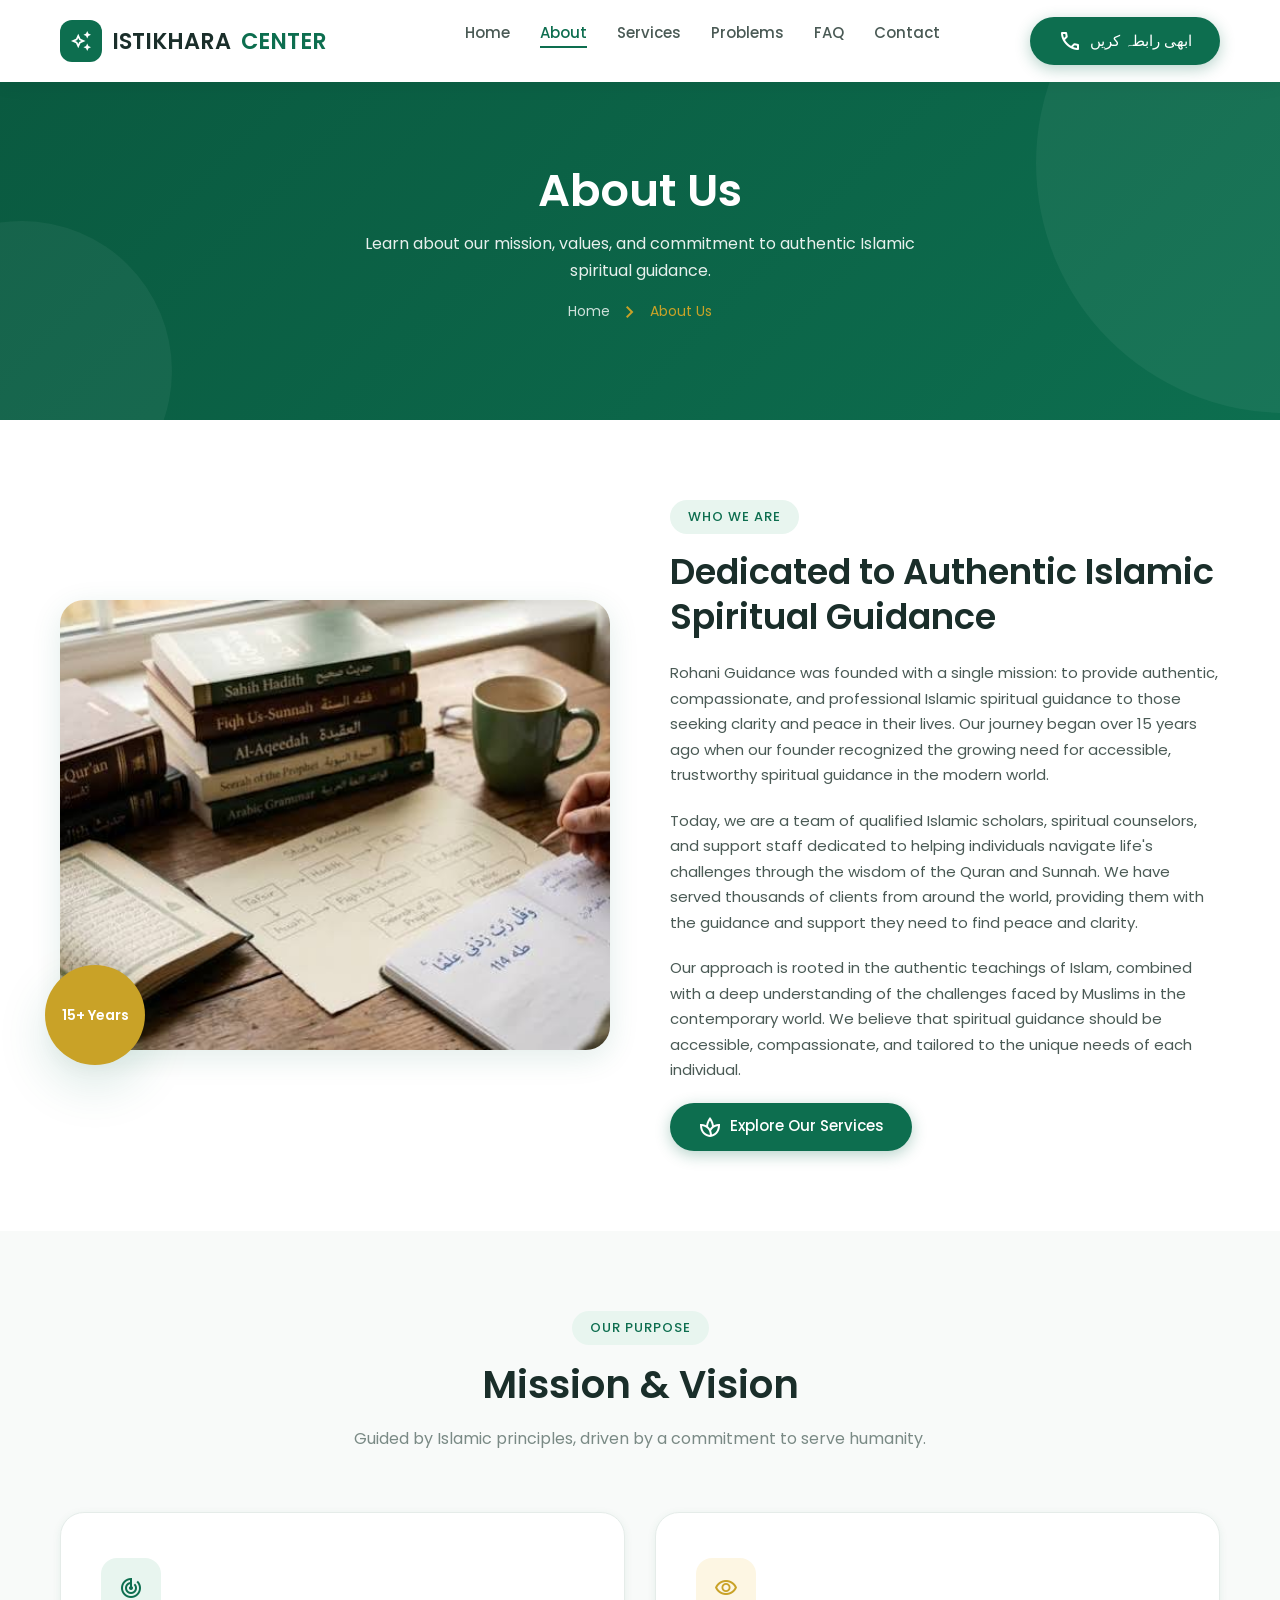
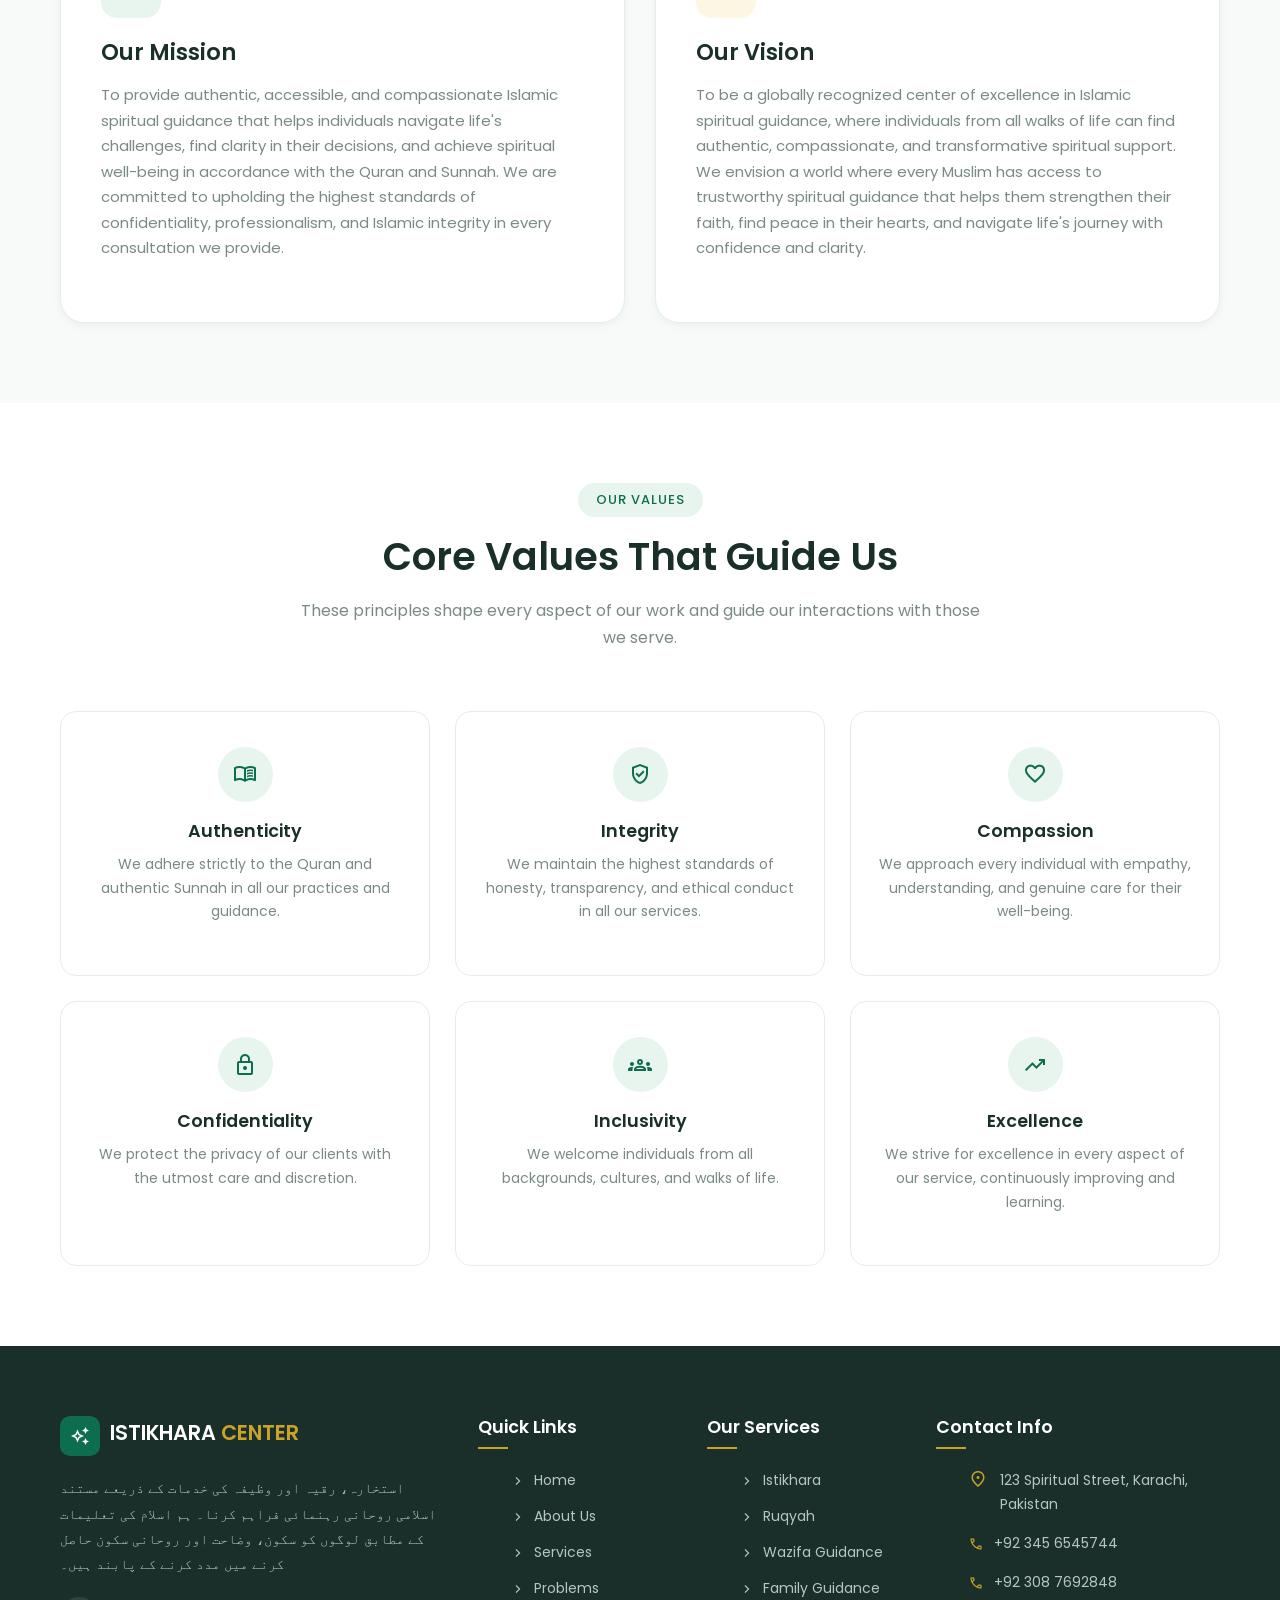
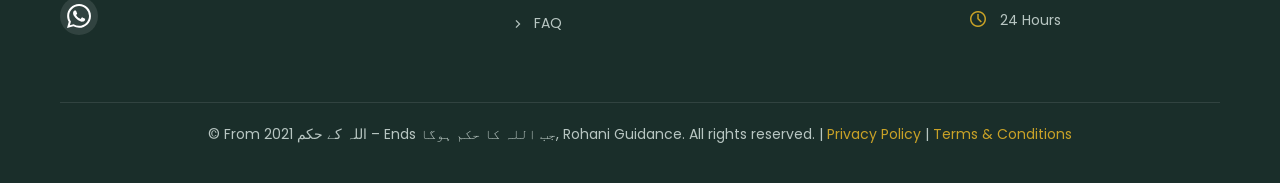
<file: pages/about.html>
<!DOCTYPE html>
<html lang="en">
<head>
    <meta charset="UTF-8">
    <meta name="viewport" content="width=device-width, initial-scale=1.0">
    <meta name="description" content="Learn about Rohani Guidance - our mission, vision, and commitment to providing authentic Islamic spiritual guidance.">
    <title>About Us - Rohani Guidance</title>

    <link rel="preconnect" href="https://fonts.googleapis.com">
    <link rel="preconnect" href="https://fonts.gstatic.com" crossorigin>
    <link href="https://fonts.googleapis.com/css2?family=Poppins:wght@300;400;500;600;700&display=swap" rel="stylesheet">
    <link rel="stylesheet" href="https://fonts.googleapis.com/css2?family=Material+Symbols+Outlined:opsz,wght,FILL,GRAD@20..48,100..700,0..1,-50..200">
    <link href="https://cdn.jsdelivr.net/npm/bootstrap@5.3.3/dist/css/bootstrap.min.css" rel="stylesheet">
    <link rel="stylesheet" href="../assets/css/styles.css">
    <link rel="stylesheet" href="../assets/css/about.css">
</head>
<body>
    <header></header>

    <main>
        <!-- Page Hero -->
        <section class="page-hero">
            <div class="container">
                <h1 class="animate-fade-up">About Us</h1>
                <p class="animate-fade-up delay-1">Learn about our mission, values, and commitment to authentic Islamic spiritual guidance.</p>
                <div class="breadcrumb animate-fade-up delay-2">
                    <a href="../index.html">Home</a>
                    <span class="material-symbols-outlined">chevron_right</span>
                    <span>About Us</span>
                </div>
            </div>
        </section>

        <!-- About Intro -->
        <section class="about-intro">
            <div class="container">
                <div class="about-intro-grid">
                    <div class="about-intro-image reveal">
                        <img src="../assets/images/about-us.jpg" alt="About Rohani Guidance">
                        <div class="badge-circle">15+ Years</div>
                    </div>
                    <div class="about-intro-content reveal">
                        <span class="section-tag">Who We Are</span>
                        <h2>Dedicated to Authentic Islamic Spiritual Guidance</h2>
                        <p>Rohani Guidance was founded with a single mission: to provide authentic, compassionate, and professional Islamic spiritual guidance to those seeking clarity and peace in their lives. Our journey began over 15 years ago when our founder recognized the growing need for accessible, trustworthy spiritual guidance in the modern world.</p>
                        <p>Today, we are a team of qualified Islamic scholars, spiritual counselors, and support staff dedicated to helping individuals navigate life's challenges through the wisdom of the Quran and Sunnah. We have served thousands of clients from around the world, providing them with the guidance and support they need to find peace and clarity.</p>
                        <p>Our approach is rooted in the authentic teachings of Islam, combined with a deep understanding of the challenges faced by Muslims in the contemporary world. We believe that spiritual guidance should be accessible, compassionate, and tailored to the unique needs of each individual.</p>
                        <a href="services.html" class="btn btn-primary">
                            <span class="material-symbols-outlined">spa</span> Explore Our Services
                        </a>
                    </div>
                </div>
            </div>
        </section>

        <!-- Mission & Vision -->
        <section class="mission-vision">
            <div class="container">
                <div class="section-header reveal">
                    <span class="section-tag">Our Purpose</span>
                    <h2 class="section-title">Mission & Vision</h2>
                    <p class="section-subtitle">Guided by Islamic principles, driven by a commitment to serve humanity.</p>
                </div>
                <div class="mission-vision-grid">
                    <div class="mission-card reveal">
                        <div class="mv-icon">
                            <span class="material-symbols-outlined">track_changes</span>
                        </div>
                        <h3>Our Mission</h3>
                        <p>To provide authentic, accessible, and compassionate Islamic spiritual guidance that helps individuals navigate life's challenges, find clarity in their decisions, and achieve spiritual well-being in accordance with the Quran and Sunnah. We are committed to upholding the highest standards of confidentiality, professionalism, and Islamic integrity in every consultation we provide.</p>
                    </div>
                    <div class="vision-card reveal delay-1">
                        <div class="mv-icon">
                            <span class="material-symbols-outlined">visibility</span>
                        </div>
                        <h3>Our Vision</h3>
                        <p>To be a globally recognized center of excellence in Islamic spiritual guidance, where individuals from all walks of life can find authentic, compassionate, and transformative spiritual support. We envision a world where every Muslim has access to trustworthy spiritual guidance that helps them strengthen their faith, find peace in their hearts, and navigate life's journey with confidence and clarity.</p>
                    </div>
                </div>
            </div>
        </section>

        <!-- Values -->
        <section class="values">
            <div class="container">
                <div class="section-header reveal">
                    <span class="section-tag">Our Values</span>
                    <h2 class="section-title">Core Values That Guide Us</h2>
                    <p class="section-subtitle">These principles shape every aspect of our work and guide our interactions with those we serve.</p>
                </div>
                <div class="values-grid">
                    <div class="value-card reveal">
                        <div class="value-icon">
                            <span class="material-symbols-outlined">menu_book</span>
                        </div>
                        <h4>Authenticity</h4>
                        <p>We adhere strictly to the Quran and authentic Sunnah in all our practices and guidance.</p>
                    </div>
                    <div class="value-card reveal delay-1">
                        <div class="value-icon">
                            <span class="material-symbols-outlined">verified_user</span>
                        </div>
                        <h4>Integrity</h4>
                        <p>We maintain the highest standards of honesty, transparency, and ethical conduct in all our services.</p>
                    </div>
                    <div class="value-card reveal delay-2">
                        <div class="value-icon">
                            <span class="material-symbols-outlined">favorite</span>
                        </div>
                        <h4>Compassion</h4>
                        <p>We approach every individual with empathy, understanding, and genuine care for their well-being.</p>
                    </div>
                    <div class="value-card reveal">
                        <div class="value-icon">
                            <span class="material-symbols-outlined">lock</span>
                        </div>
                        <h4>Confidentiality</h4>
                        <p>We protect the privacy of our clients with the utmost care and discretion.</p>
                    </div>
                    <div class="value-card reveal delay-1">
                        <div class="value-icon">
                            <span class="material-symbols-outlined">groups</span>
                        </div>
                        <h4>Inclusivity</h4>
                        <p>We welcome individuals from all backgrounds, cultures, and walks of life.</p>
                    </div>
                    <div class="value-card reveal delay-2">
                        <div class="value-icon">
                            <span class="material-symbols-outlined">trending_up</span>
                        </div>
                        <h4>Excellence</h4>
                        <p>We strive for excellence in every aspect of our service, continuously improving and learning.</p>
                    </div>
                </div>
            </div>
        </section>
    </main>

    <footer></footer>

    <button id="backToTop" class="back-to-top" aria-label="Back to top">
        <span class="material-symbols-outlined">arrow_upward</span>
    </button>

    <script src="https://cdn.jsdelivr.net/npm/bootstrap@5.3.3/dist/js/bootstrap.bundle.min.js"></script>
    <script src="../assets/js/scripts.js"></script>
</body>
</html>
</file>
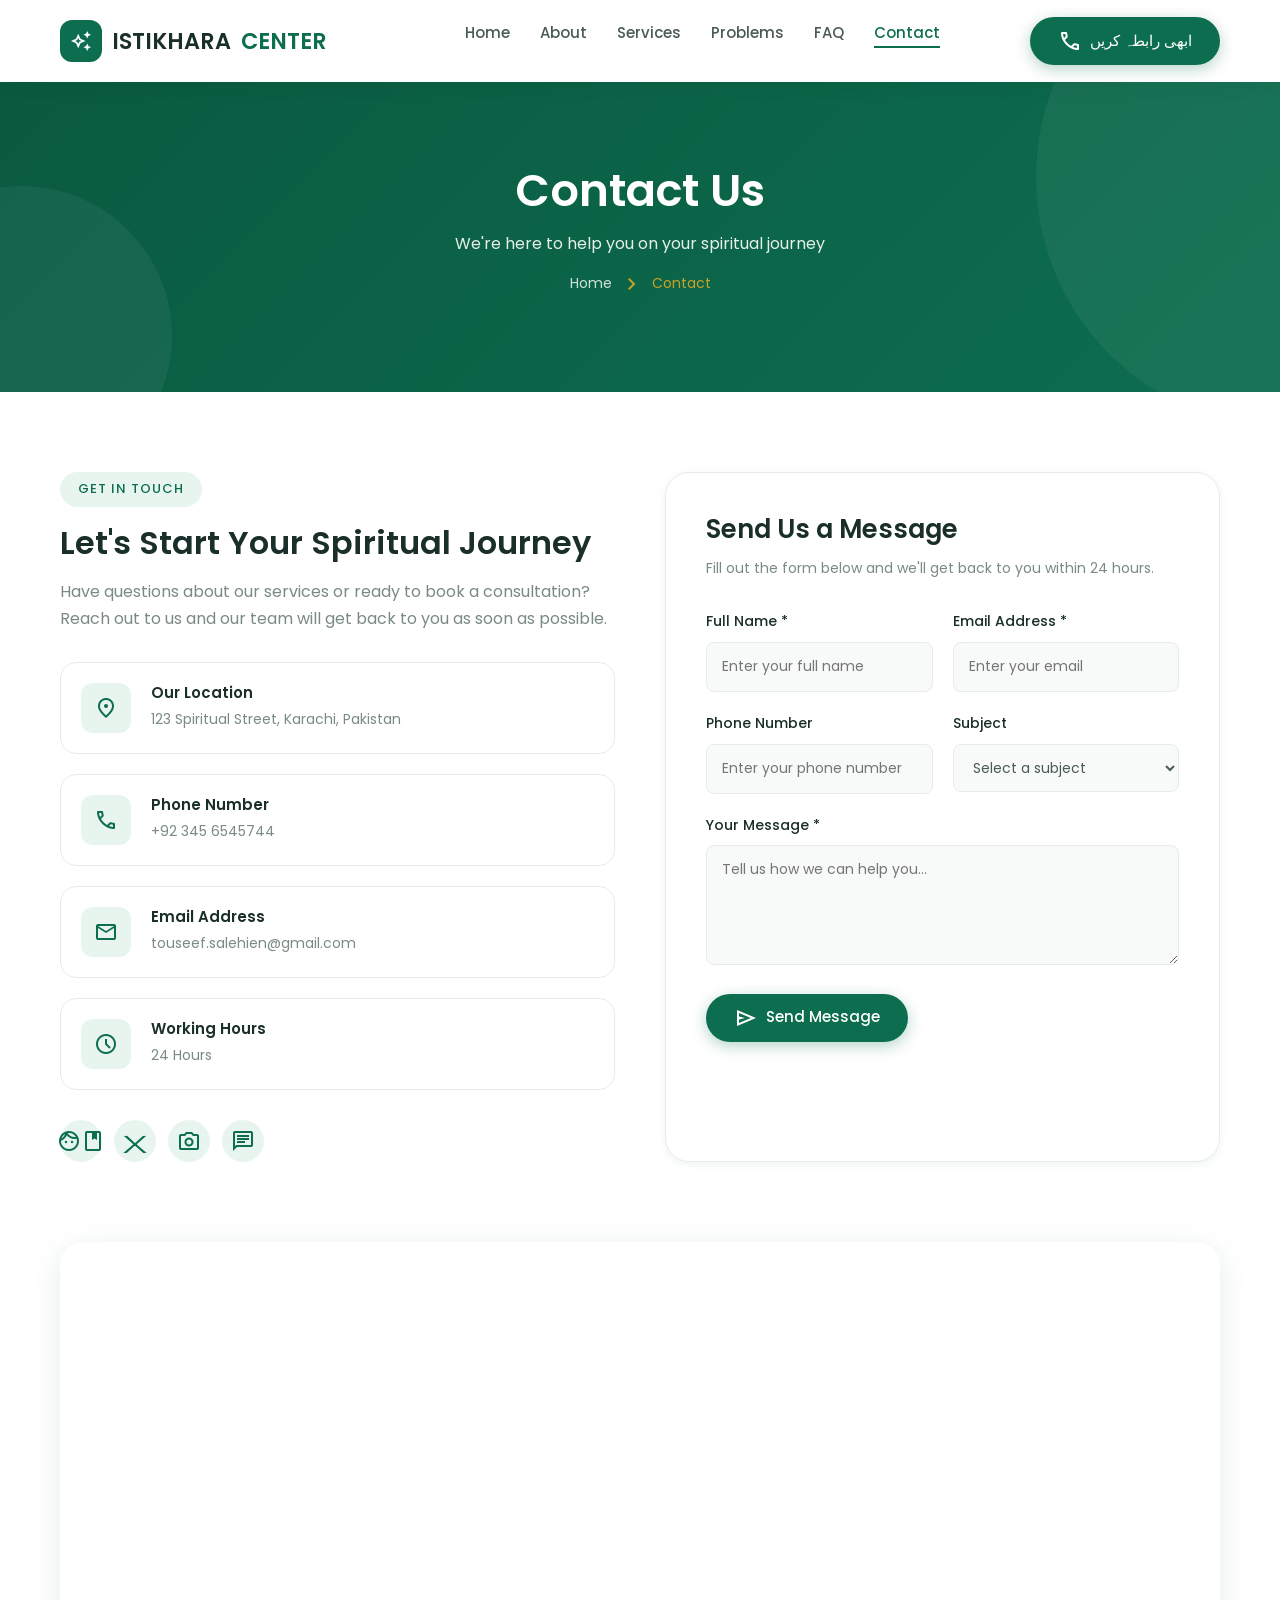
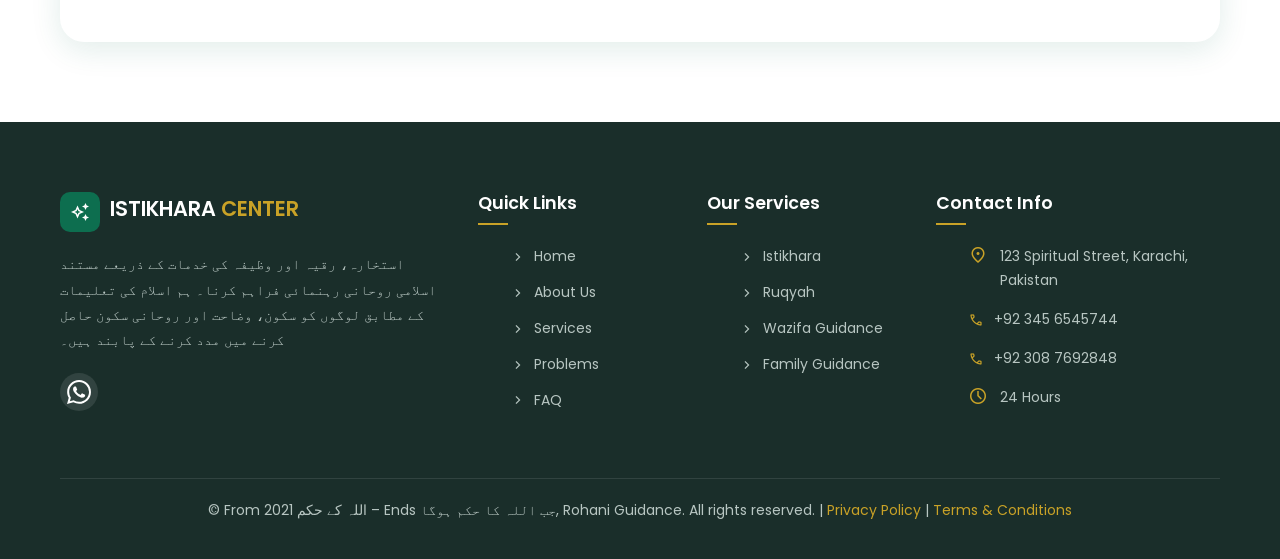
<file: pages/contact.html>
<!DOCTYPE html>
<html lang="en">
<head>
    <meta charset="UTF-8">
    <meta name="viewport" content="width=device-width, initial-scale=1.0">
    <meta name="description" content="Contact Rohani Guidance - Get in touch with our team for Islamic spiritual guidance services.">
    <title>Contact Us - Rohani Guidance</title>

    <link rel="preconnect" href="https://fonts.googleapis.com">
    <link rel="preconnect" href="https://fonts.gstatic.com" crossorigin>
    <link href="https://fonts.googleapis.com/css2?family=Poppins:wght@300;400;500;600;700&display=swap" rel="stylesheet">
    <link rel="stylesheet" href="https://fonts.googleapis.com/css2?family=Material+Symbols+Outlined:opsz,wght,FILL,GRAD@20..48,100..700,0..1,-50..200">
    <link href="https://cdn.jsdelivr.net/npm/bootstrap@5.3.3/dist/css/bootstrap.min.css" rel="stylesheet">
    <link rel="stylesheet" href="../assets/css/styles.css">
    <link rel="stylesheet" href="../assets/css/contact.css">
</head>
<body>
    <header></header>

    <main>
        <section class="page-hero">
            <div class="container">
                <h1 class="animate-fade-up">Contact Us</h1>
                <p class="animate-fade-up delay-1">We're here to help you on your spiritual journey</p>
                <div class="breadcrumb animate-fade-up delay-2">
                    <a href="../index.html">Home</a>
                    <span class="material-symbols-outlined">chevron_right</span>
                    <span>Contact</span>
                </div>
            </div>
        </section>

        <section class="contact-section">
            <div class="container">
                <div class="contact-layout">
                    <div class="contact-info reveal">
                        <span class="section-tag">Get In Touch</span>
                        <h2>Let's Start Your Spiritual Journey</h2>
                        <p>Have questions about our services or ready to book a consultation? Reach out to us and our team will get back to you as soon as possible.</p>
                        <div class="contact-info-cards">
                            <div class="contact-info-card" onclick="window.open('https://www.google.com/maps/search/?api=1&query=123+Spiritual+Street+Karachi+Pakistan', '_blank')">
                                <div class="contact-icon">
                                    <span class="material-symbols-outlined">location_on</span>
                                </div>
                                <div>
                                    <h4>Our Location</h4>
                                    <p>123 Spiritual Street, Karachi, Pakistan</p>
                                </div>
                            </div>
                        
                            <div class="contact-info-card" style="cursor: pointer;" onclick="window.open('https://wa.me/923456545744?text=%D8%A7%D9%84%D8%B3%D9%84%D8%A7%D9%85%20%D8%B9%D9%84%DB%8C%DA%A9%D9%85%21%20%D9%85%DB%8C%D8%B1%D8%A7%20%D9%85%D8%B3%D8%A6%D9%84%DB%81%20%DB%8C%DB%81%20%DB%81%DB%92', '_blank')">
                                <div class="contact-icon">
                                    <span class="material-symbols-outlined">call</span>
                                </div>
                                <div>
                                    <h4>Phone Number</h4>
                                    <p>+92 345 6545744</p>
                                </div>
                            </div>
                        
                            <div class="contact-info-card" style="cursor: pointer;" onclick="window.location.href='mailto:touseef.salehien@gmail.com'">
                                <div class="contact-icon">
                                    <span class="material-symbols-outlined">mail</span>
                                </div>
                                <div>
                                    <h4>Email Address</h4>
                                    <p>touseef.salehien@gmail.com</p>
                                </div>
                            </div>
                        
                            <div class="contact-info-card">
                                <div class="contact-icon">
                                    <span class="material-symbols-outlined">schedule</span>
                                </div>
                                <div>
                                    <h4>Working Hours</h4>
                                    <p>24 Hours</p>
                                </div>
                            </div>
                        </div>

                        <div class="contact-social">
                            <a href="#" aria-label="Facebook"><span class="material-symbols-outlined">facebook</span></a>
                            <a href="#" aria-label="Twitter"><span class="material-symbols-outlined">X</span></a>
                            <a href="#" aria-label="Instagram"><span class="material-symbols-outlined">photo_camera</span></a>
                            <a href="#" aria-label="WhatsApp"><span class="material-symbols-outlined">chat</span></a>
                        </div>
                    </div>



                    <div class="contact-form-wrap reveal">
                        <h2>Send Us a Message</h2>
                        <p>Fill out the form below and we'll get back to you within 24 hours.</p>
                        <form id="contactForm">
                            <div class="form-row">
                                <div class="form-group">
                                    <label for="name">Full Name *</label>
                                    <input type="text" id="name" name="name" placeholder="Enter your full name" required>
                                </div>
                                <div class="form-group">
                                    <label for="email">Email Address *</label>
                                    <input type="email" id="email" name="email" placeholder="Enter your email" required>
                                </div>
                            </div>
                            <div class="form-row">
                                <div class="form-group">
                                    <label for="phone">Phone Number</label>
                                    <input type="tel" id="phone" name="phone" placeholder="Enter your phone number">
                                </div>
                                <div class="form-group">
                                    <label for="subject">Subject</label>
                                    <select id="subject" name="subject">
                                        <option value="">Select a subject</option>
                                        <option value="istikhara">Istikhara</option>
                                        <option value="ruqyah">Ruqyah</option>
                                        <option value="wazifa">Wazifa Guidance</option>
                                        <option value="family">Family Guidance</option>
                                        <option value="other">Other</option>
                                    </select>
                                </div>
                            </div>
                            <div class="form-group">
                                <label for="message">Your Message *</label>
                                <textarea id="message" name="message" placeholder="Tell us how we can help you..." required></textarea>
                            </div>
                            <button type="submit" class="btn btn-primary">
                                <span class="material-symbols-outlined">send</span> Send Message
                            </button>
                        </form>
                    </div>
                    
                    <script>
                    document.getElementById('contactForm').addEventListener('submit', function(e) {
                        e.preventDefault(); // Form submit rok do
                    
                        // Form values le lo
                        const name = document.getElementById('name').value.trim();
                        const email = document.getElementById('email').value.trim();
                        const phone = document.getElementById('phone').value.trim();
                        const subject = document.getElementById('subject').value;
                        const message = document.getElementById('message').value.trim();
                    
                        // Subject text banao
                        let subjectText = subject ? subject.charAt(0).toUpperCase() + subject.slice(1) : 'No subject selected';
                    
                        // WhatsApp message text
                        let whatsappMessage = 
                    `My details
                    
                     Name:   ${name}
                     Email:  ${email}
                     Phone:  ${phone || 'Not provided'}
                     Subject:  ${subjectText}
                    
                     Message: 
                    ${message}`;
                    
                        // Pakistan number: 03456545744 → 923456545744
                        const whatsappNumber = '923201991820';
                    
                        // WhatsApp link banao
                        const whatsappURL = `https://wa.me/${whatsappNumber}?text=${encodeURIComponent(whatsappMessage)}`;
                    
                        // WhatsApp open karo
                        window.open(whatsappURL, '_blank');
                    });
                    </script>




                </div>
            </div>
        </section>

        <section class="map-section">
            <div class="container">
                <div class="map-container reveal">
                    <iframe src="https://www.google.com/maps/embed?pb=!1m18!1m12!1m3!1d3620.011!2d67.0011!3d24.8607!2m3!1f0!2f0!3f0!3m2!1i1024!2i768!4f13.1!3m3!1m2!1s0x3eb33e06651d4bbf%3A0x9cf92f44555a0d0!2sKarachi%2C%20Pakistan!5e0!3m2!1sen!2s!4v1700000000000!5m2!1sen!2s" allowfullscreen="" loading="lazy" referrerpolicy="no-referrer-when-downgrade" title="Rohani Guidance Location"></iframe>
                </div>
            </div>
        </section>
    </main>

    <footer></footer>

    <button id="backToTop" class="back-to-top" aria-label="Back to top">
        <span class="material-symbols-outlined">arrow_upward</span>
    </button>

    <script src="https://cdn.jsdelivr.net/npm/bootstrap@5.3.3/dist/js/bootstrap.bundle.min.js"></script>
    <script src="../assets/js/scripts.js"></script>
</body>
</html>
</file>
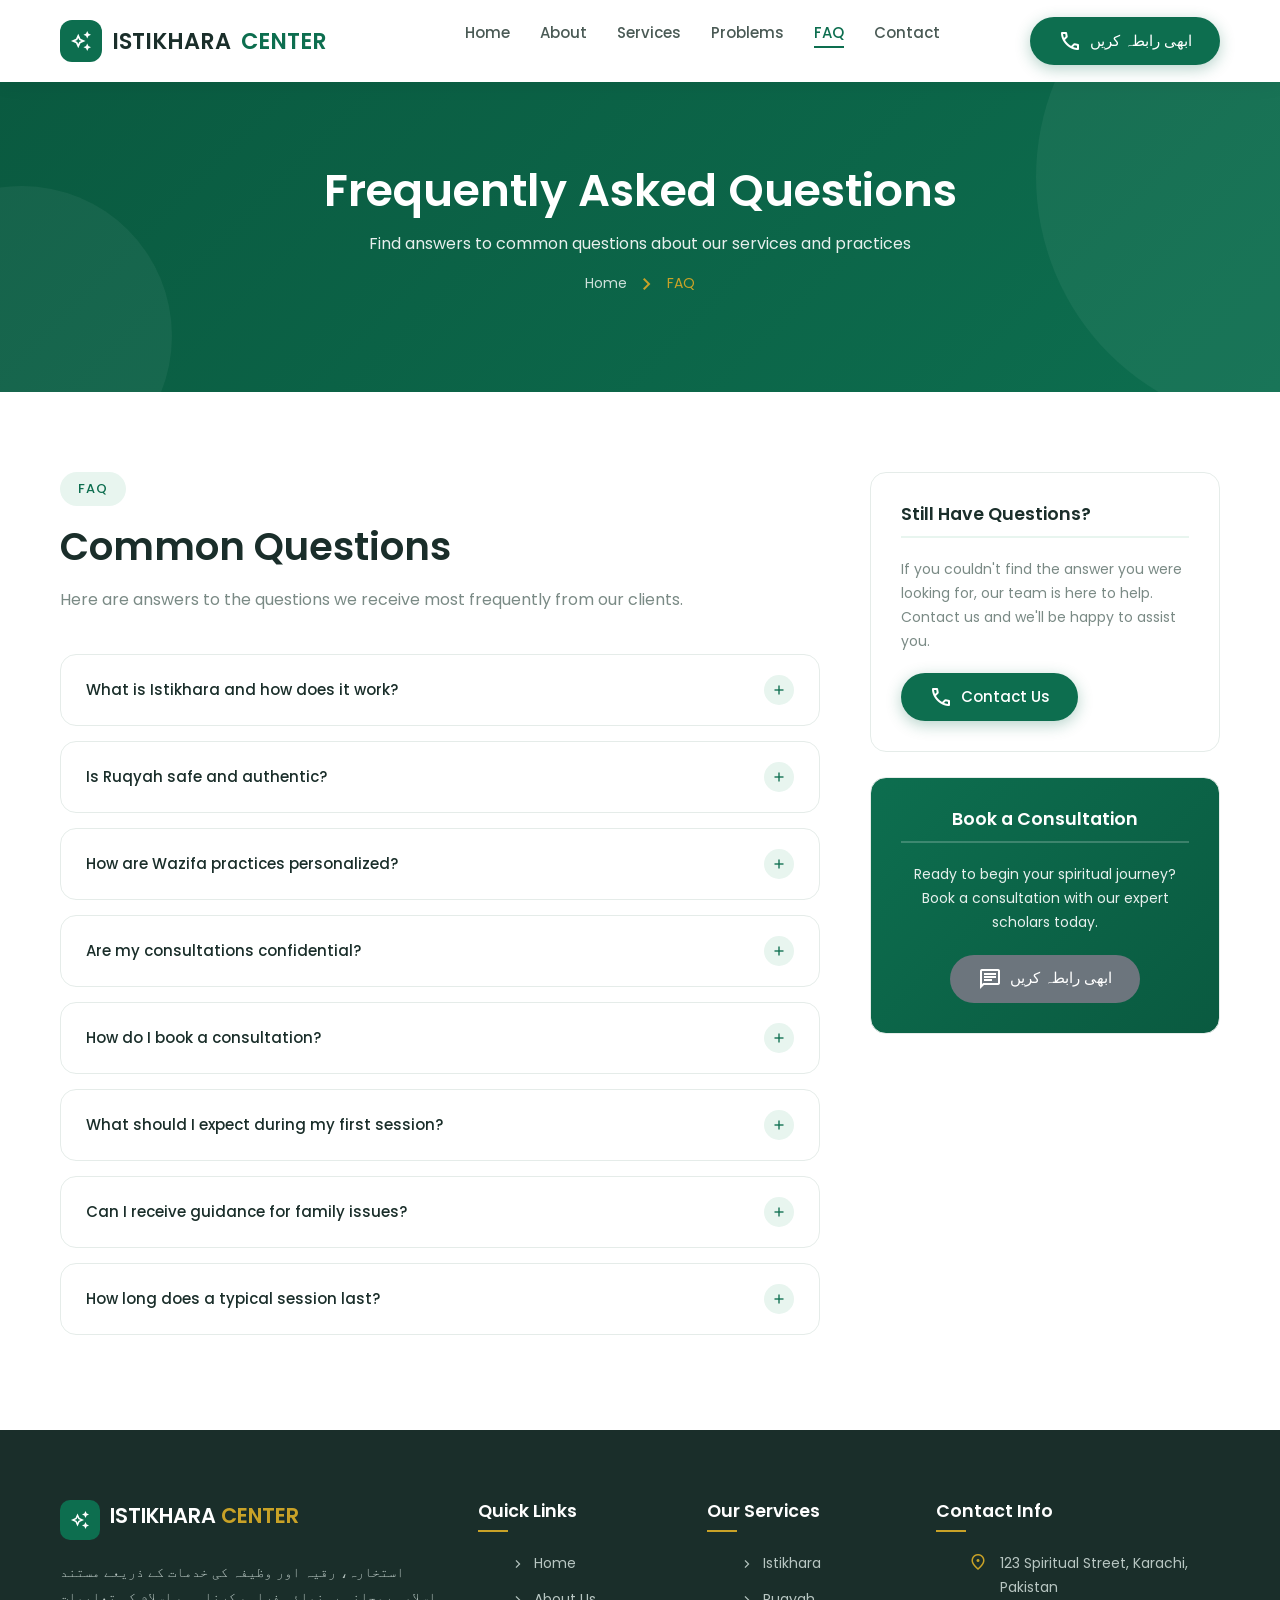
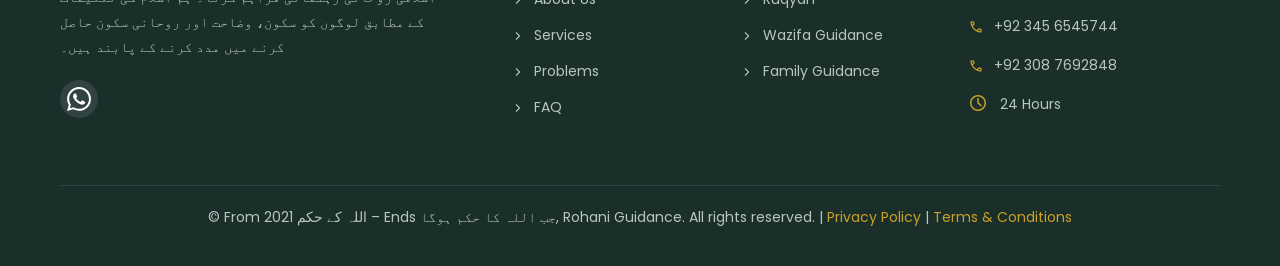
<file: pages/faq.html>
<!DOCTYPE html>
<html lang="en">

<head>
    <meta charset="UTF-8">
    <meta name="viewport" content="width=device-width, initial-scale=1.0">
    <meta name="description"
        content="Frequently asked questions about our Islamic spiritual guidance services including Istikhara, Ruqyah, Wazifa, and Family Guidance.">
    <title>FAQ - Rohani Guidance</title>

    <link rel="preconnect" href="https://fonts.googleapis.com">
    <link rel="preconnect" href="https://fonts.gstatic.com" crossorigin>
    <link href="https://fonts.googleapis.com/css2?family=Poppins:wght@300;400;500;600;700&display=swap"
        rel="stylesheet">
    <link rel="stylesheet"
        href="https://fonts.googleapis.com/css2?family=Material+Symbols+Outlined:opsz,wght,FILL,GRAD@20..48,100..700,0..1,-50..200">
    <link href="https://cdn.jsdelivr.net/npm/bootstrap@5.3.3/dist/css/bootstrap.min.css" rel="stylesheet">
    <link rel="stylesheet" href="../assets/css/styles.css">
    <link rel="stylesheet" href="../assets/css/faq.css">
</head>

<body>
    <header></header>

    <main>
        <section class="page-hero">
            <div class="container">
                <h1 class="animate-fade-up">Frequently Asked Questions</h1>
                <p class="animate-fade-up delay-1">Find answers to common questions about our services and practices</p>
                <div class="breadcrumb animate-fade-up delay-2">
                    <a href="../index.html">Home</a>
                    <span class="material-symbols-outlined">chevron_right</span>
                    <span>FAQ</span>
                </div>
            </div>
        </section>

        <section class="faq-section">
            <div class="container">
                <div class="faq-layout">
                    <div class="faq-accordion">
                        <div class="section-header reveal" style="text-align: left; margin: 0 0 40px;">
                            <span class="section-tag">FAQ</span>
                            <h2 class="section-title">Common Questions</h2>
                            <p class="section-subtitle">Here are answers to the questions we receive most frequently
                                from our clients.</p>
                        </div>

                        <div class="faq-item reveal">
                            <button class="faq-question">
                                What is Istikhara and how does it work?
                                <span class="faq-icon material-symbols-outlined">add</span>
                            </button>
                            <div class="faq-answer">
                                <div class="faq-answer-inner">
                                    Istikhara is a prayer taught by Prophet Muhammad (PBUH) for seeking Allah's guidance
                                    when making important decisions. It involves praying two rak'ahs of voluntary prayer
                                    followed by a specific supplication. Our scholars guide you through this process and
                                    help you interpret the guidance received.
                                </div>
                            </div>
                        </div>

                        <div class="faq-item reveal">
                            <button class="faq-question">
                                Is Ruqyah safe and authentic?
                                <span class="faq-icon material-symbols-outlined">add</span>
                            </button>
                            <div class="faq-answer">
                                <div class="faq-answer-inner">
                                    Yes, absolutely. Our Ruqyah sessions are conducted strictly in accordance with the
                                    Quran and authentic Sunnah. We use only authentic Quranic verses and Prophetic
                                    supplications, and we avoid any practices that are not rooted in Islamic teachings.
                                </div>
                            </div>
                        </div>

                        <div class="faq-item reveal">
                            <button class="faq-question">
                                How are Wazifa practices personalized?
                                <span class="faq-icon material-symbols-outlined">add</span>
                            </button>
                            <div class="faq-answer">
                                <div class="faq-answer-inner">
                                    Each Wazifa practice is tailored to your specific needs and circumstances. During
                                    your consultation, our scholar will assess your situation and recommend appropriate
                                    Quranic verses and supplications, along with clear instructions on how to perform
                                    them.
                                </div>
                            </div>
                        </div>

                        <div class="faq-item reveal">
                            <button class="faq-question">
                                Are my consultations confidential?
                                <span class="faq-icon material-symbols-outlined">add</span>
                            </button>
                            <div class="faq-answer">
                                <div class="faq-answer-inner">
                                    Yes, complete confidentiality is one of our core principles. All consultations,
                                    personal information, and details shared during sessions are kept strictly
                                    confidential and secure. We never share your information with third parties.
                                </div>
                            </div>
                        </div>

                        <div class="faq-item reveal">
                            <button class="faq-question">
                                How do I book a consultation?
                                <span class="faq-icon material-symbols-outlined">add</span>
                            </button>
                            <div class="faq-answer">
                                <div class="faq-answer-inner">
                                    You can book a consultation by visiting our Contact page and filling out the contact
                                    form, or by calling us directly at +92 300 1234567. We offer flexible scheduling
                                    options including evening and weekend appointments.
                                </div>
                            </div>
                        </div>

                        <div class="faq-item reveal">
                            <button class="faq-question">
                                What should I expect during my first session?
                                <span class="faq-icon material-symbols-outlined">add</span>
                            </button>
                            <div class="faq-answer">
                                <div class="faq-answer-inner">
                                    During your first session, our scholar will take time to understand your situation,
                                    listen to your concerns, and assess your needs. You will receive guidance on the
                                    appropriate service for your situation and a clear plan for moving forward.
                                </div>
                            </div>
                        </div>

                        <div class="faq-item reveal">
                            <button class="faq-question">
                                Can I receive guidance for family issues?
                                <span class="faq-icon material-symbols-outlined">add</span>
                            </button>
                            <div class="faq-answer">
                                <div class="faq-answer-inner">
                                    Yes, our Family Guidance service is specifically designed to help with marital
                                    issues, parent-child relationships, extended family conflicts, and other family
                                    matters. Our scholars provide compassionate, practical guidance based on Islamic
                                    principles.
                                </div>
                            </div>
                        </div>

                        <div class="faq-item reveal">
                            <button class="faq-question">
                                How long does a typical session last?
                                <span class="faq-icon material-symbols-outlined">add</span>
                            </button>
                            <div class="faq-answer">
                                <div class="faq-answer-inner">
                                    A typical consultation session lasts between 30-60 minutes, depending on the nature
                                    of your situation. Some services, such as Ruqyah, may require additional time. We
                                    will discuss the expected duration during your initial consultation.
                                </div>
                            </div>
                        </div>
                    </div>

                    <aside class="faq-sidebar">
                        <div class="faq-sidebar-card reveal">
                            <h3>Still Have Questions?</h3>
                            <p>If you couldn't find the answer you were looking for, our team is here to help. Contact
                                us and we'll be happy to assist you.</p>
                            <a href="https://wa.me/923087692848?text=Assalamualaikum%2C%20main%20Istikhara%20Center%20website%20se%20aya%20hoon.%20Mujhe%20ek%20problem%20hai%20jo%20main%20aap%20se%20share%20karna%20chahta%20hoon."
                                class="btn btn-primary" target="_blank">
                                <span class="material-symbols-outlined">call</span>
                                Contact Us
                            </a>
                        </div>
                        <div class="faq-sidebar-card faq-sidebar-cta reveal">
                            <h3>Book a Consultation</h3>
                            <p>Ready to begin your spiritual journey? Book a consultation with our expert scholars
                                today.</p>
                                <a href="https://wa.me/923087692848?text=Assalamualaikum%2C%20main%20Istikhara%20Center%20website%20se%20aya%20hoon.%20Mujhe%20ek%20problem%20hai%20jo%20main%20aap%20se%20share%20karna%20chahta%20hoon." 
                                class="btn btn-secondary" 
                                target="_blank">
                                 <span class="material-symbols-outlined">chat</span> 
                                 ابھی رابطہ کریں
                             </a>
                        </div>
                    </aside>
                </div>
            </div>
        </section>
    </main>

    <footer></footer>

    <button id="backToTop" class="back-to-top" aria-label="Back to top">
        <span class="material-symbols-outlined">arrow_upward</span>
    </button>

    <script src="https://cdn.jsdelivr.net/npm/bootstrap@5.3.3/dist/js/bootstrap.bundle.min.js"></script>
    <script src="../assets/js/scripts.js"></script>
</body>

</html>
</file>
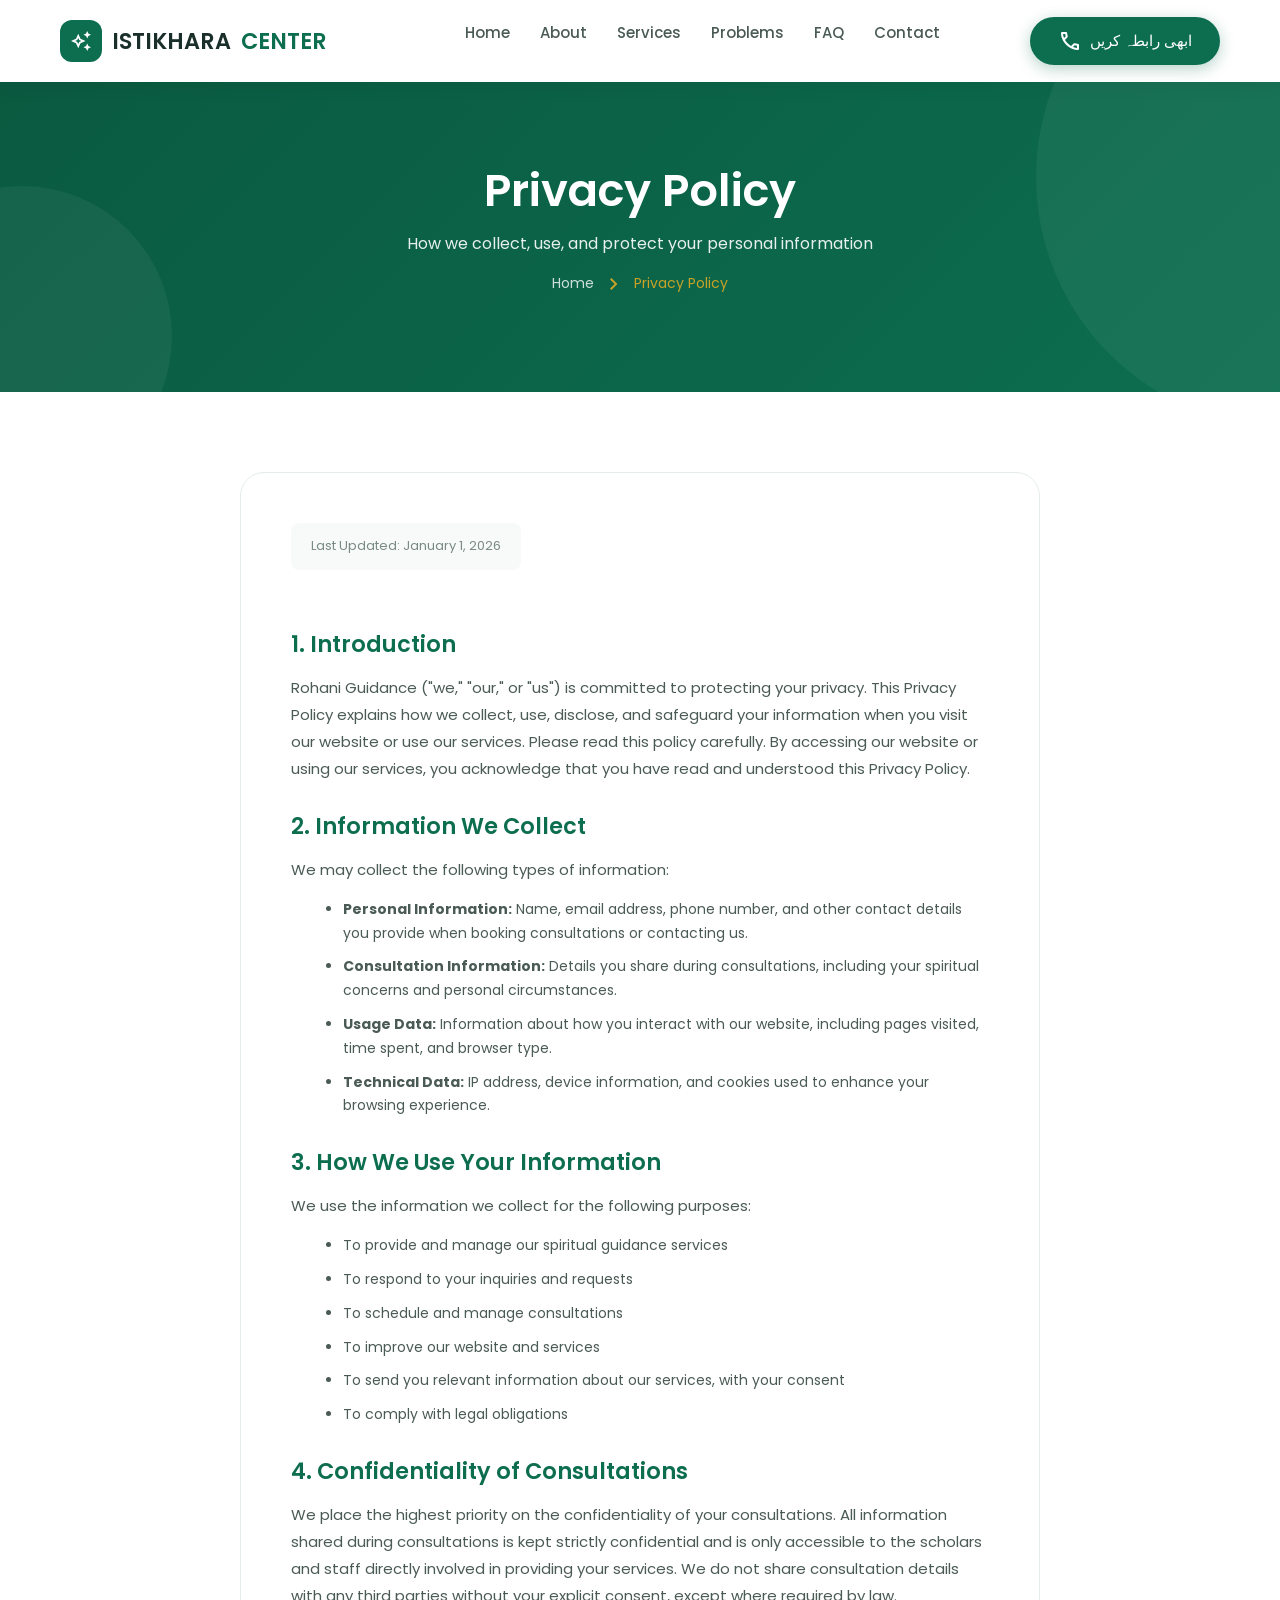
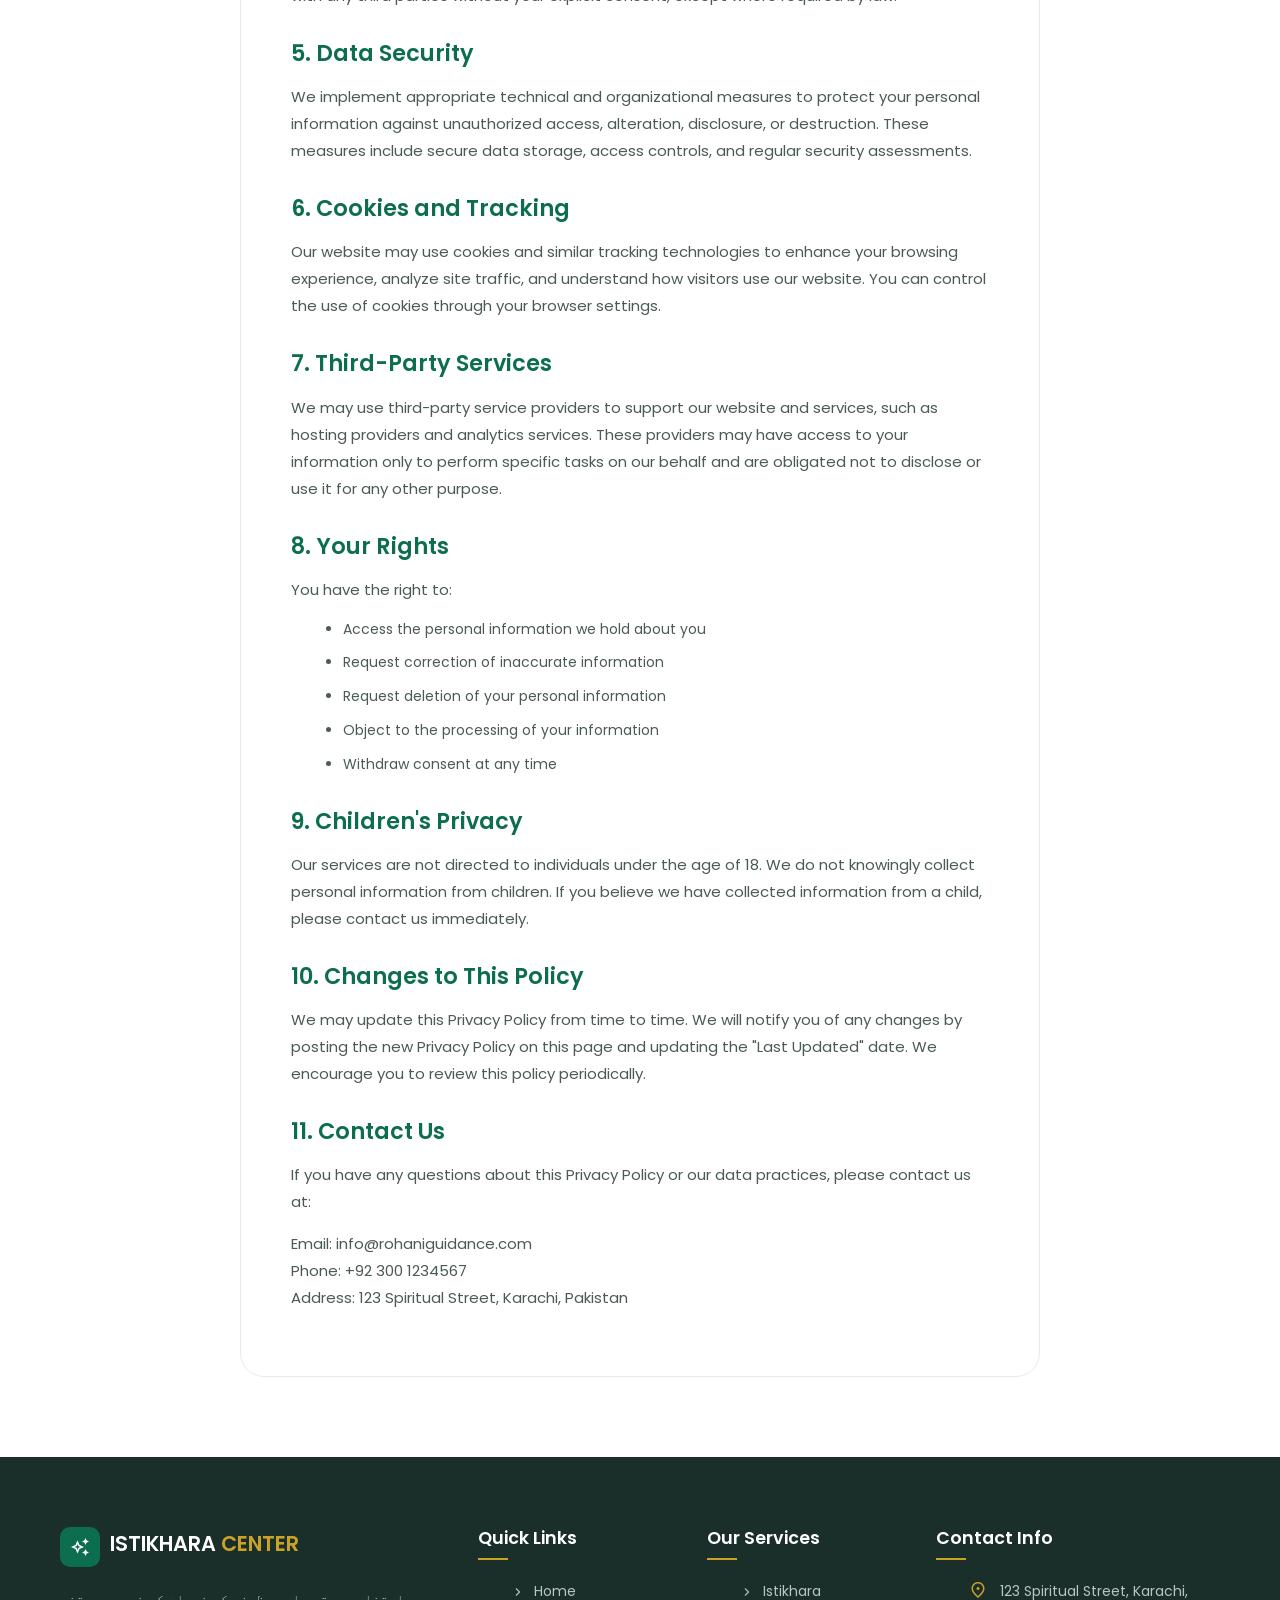
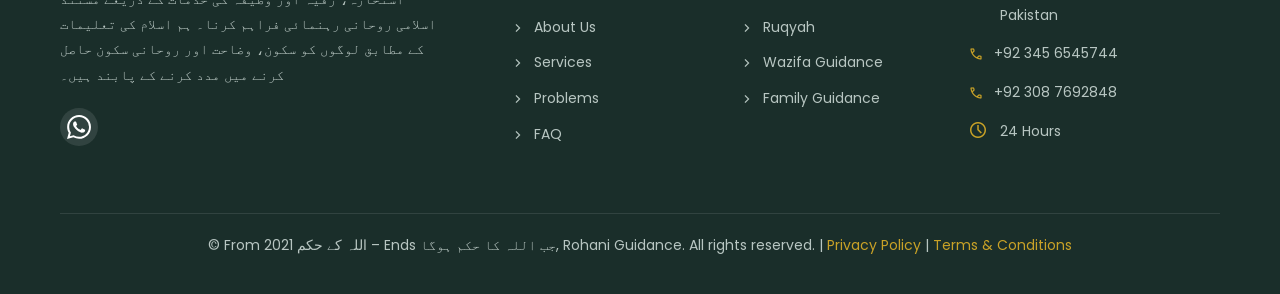
<file: pages/privacy-policy.html>
<!DOCTYPE html>
<html lang="en">
<head>
    <meta charset="UTF-8">
    <meta name="viewport" content="width=device-width, initial-scale=1.0">
    <meta name="description" content="Privacy Policy for Rohani Guidance - Learn how we collect, use, and protect your personal information.">
    <title>Privacy Policy - Rohani Guidance</title>

    <link rel="preconnect" href="https://fonts.googleapis.com">
    <link rel="preconnect" href="https://fonts.gstatic.com" crossorigin>
    <link href="https://fonts.googleapis.com/css2?family=Poppins:wght@300;400;500;600;700&display=swap" rel="stylesheet">
    <link rel="stylesheet" href="https://fonts.googleapis.com/css2?family=Material+Symbols+Outlined:opsz,wght,FILL,GRAD@20..48,100..700,0..1,-50..200">
    <link href="https://cdn.jsdelivr.net/npm/bootstrap@5.3.3/dist/css/bootstrap.min.css" rel="stylesheet">
    <link rel="stylesheet" href="../assets/css/styles.css">
    <link rel="stylesheet" href="../assets/css/legal.css">
</head>
<body>
    <header></header>

    <main>
        <section class="page-hero">
            <div class="container">
                <h1 class="animate-fade-up">Privacy Policy</h1>
                <p class="animate-fade-up delay-1">How we collect, use, and protect your personal information</p>
                <div class="breadcrumb animate-fade-up delay-2">
                    <a href="../index.html">Home</a>
                    <span class="material-symbols-outlined">chevron_right</span>
                    <span>Privacy Policy</span>
                </div>
            </div>
        </section>

        <section class="legal-section">
            <div class="container">
                <div class="legal-content reveal">
                    <span class="last-updated">Last Updated: January 1, 2026</span>

                    <h2>1. Introduction</h2>
                    <p>Rohani Guidance ("we," "our," or "us") is committed to protecting your privacy. This Privacy Policy explains how we collect, use, disclose, and safeguard your information when you visit our website or use our services. Please read this policy carefully. By accessing our website or using our services, you acknowledge that you have read and understood this Privacy Policy.</p>

                    <h2>2. Information We Collect</h2>
                    <p>We may collect the following types of information:</p>
                    <ul>
                        <li><strong>Personal Information:</strong> Name, email address, phone number, and other contact details you provide when booking consultations or contacting us.</li>
                        <li><strong>Consultation Information:</strong> Details you share during consultations, including your spiritual concerns and personal circumstances.</li>
                        <li><strong>Usage Data:</strong> Information about how you interact with our website, including pages visited, time spent, and browser type.</li>
                        <li><strong>Technical Data:</strong> IP address, device information, and cookies used to enhance your browsing experience.</li>
                    </ul>

                    <h2>3. How We Use Your Information</h2>
                    <p>We use the information we collect for the following purposes:</p>
                    <ul>
                        <li>To provide and manage our spiritual guidance services</li>
                        <li>To respond to your inquiries and requests</li>
                        <li>To schedule and manage consultations</li>
                        <li>To improve our website and services</li>
                        <li>To send you relevant information about our services, with your consent</li>
                        <li>To comply with legal obligations</li>
                    </ul>

                    <h2>4. Confidentiality of Consultations</h2>
                    <p>We place the highest priority on the confidentiality of your consultations. All information shared during consultations is kept strictly confidential and is only accessible to the scholars and staff directly involved in providing your services. We do not share consultation details with any third parties without your explicit consent, except where required by law.</p>

                    <h2>5. Data Security</h2>
                    <p>We implement appropriate technical and organizational measures to protect your personal information against unauthorized access, alteration, disclosure, or destruction. These measures include secure data storage, access controls, and regular security assessments.</p>

                    <h2>6. Cookies and Tracking</h2>
                    <p>Our website may use cookies and similar tracking technologies to enhance your browsing experience, analyze site traffic, and understand how visitors use our website. You can control the use of cookies through your browser settings.</p>

                    <h2>7. Third-Party Services</h2>
                    <p>We may use third-party service providers to support our website and services, such as hosting providers and analytics services. These providers may have access to your information only to perform specific tasks on our behalf and are obligated not to disclose or use it for any other purpose.</p>

                    <h2>8. Your Rights</h2>
                    <p>You have the right to:</p>
                    <ul>
                        <li>Access the personal information we hold about you</li>
                        <li>Request correction of inaccurate information</li>
                        <li>Request deletion of your personal information</li>
                        <li>Object to the processing of your information</li>
                        <li>Withdraw consent at any time</li>
                    </ul>

                    <h2>9. Children's Privacy</h2>
                    <p>Our services are not directed to individuals under the age of 18. We do not knowingly collect personal information from children. If you believe we have collected information from a child, please contact us immediately.</p>

                    <h2>10. Changes to This Policy</h2>
                    <p>We may update this Privacy Policy from time to time. We will notify you of any changes by posting the new Privacy Policy on this page and updating the "Last Updated" date. We encourage you to review this policy periodically.</p>

                    <h2>11. Contact Us</h2>
                    <p>If you have any questions about this Privacy Policy or our data practices, please contact us at:</p>
                    <p>Email: info@rohaniguidance.com<br>
                    Phone: +92 300 1234567<br>
                    Address: 123 Spiritual Street, Karachi, Pakistan</p>
                </div>
            </div>
        </section>
    </main>

    <footer></footer>

    <button id="backToTop" class="back-to-top" aria-label="Back to top">
        <span class="material-symbols-outlined">arrow_upward</span>
    </button>

    <script src="https://cdn.jsdelivr.net/npm/bootstrap@5.3.3/dist/js/bootstrap.bundle.min.js"></script>
    <script src="../assets/js/scripts.js"></script>
</body>
</html>
</file>
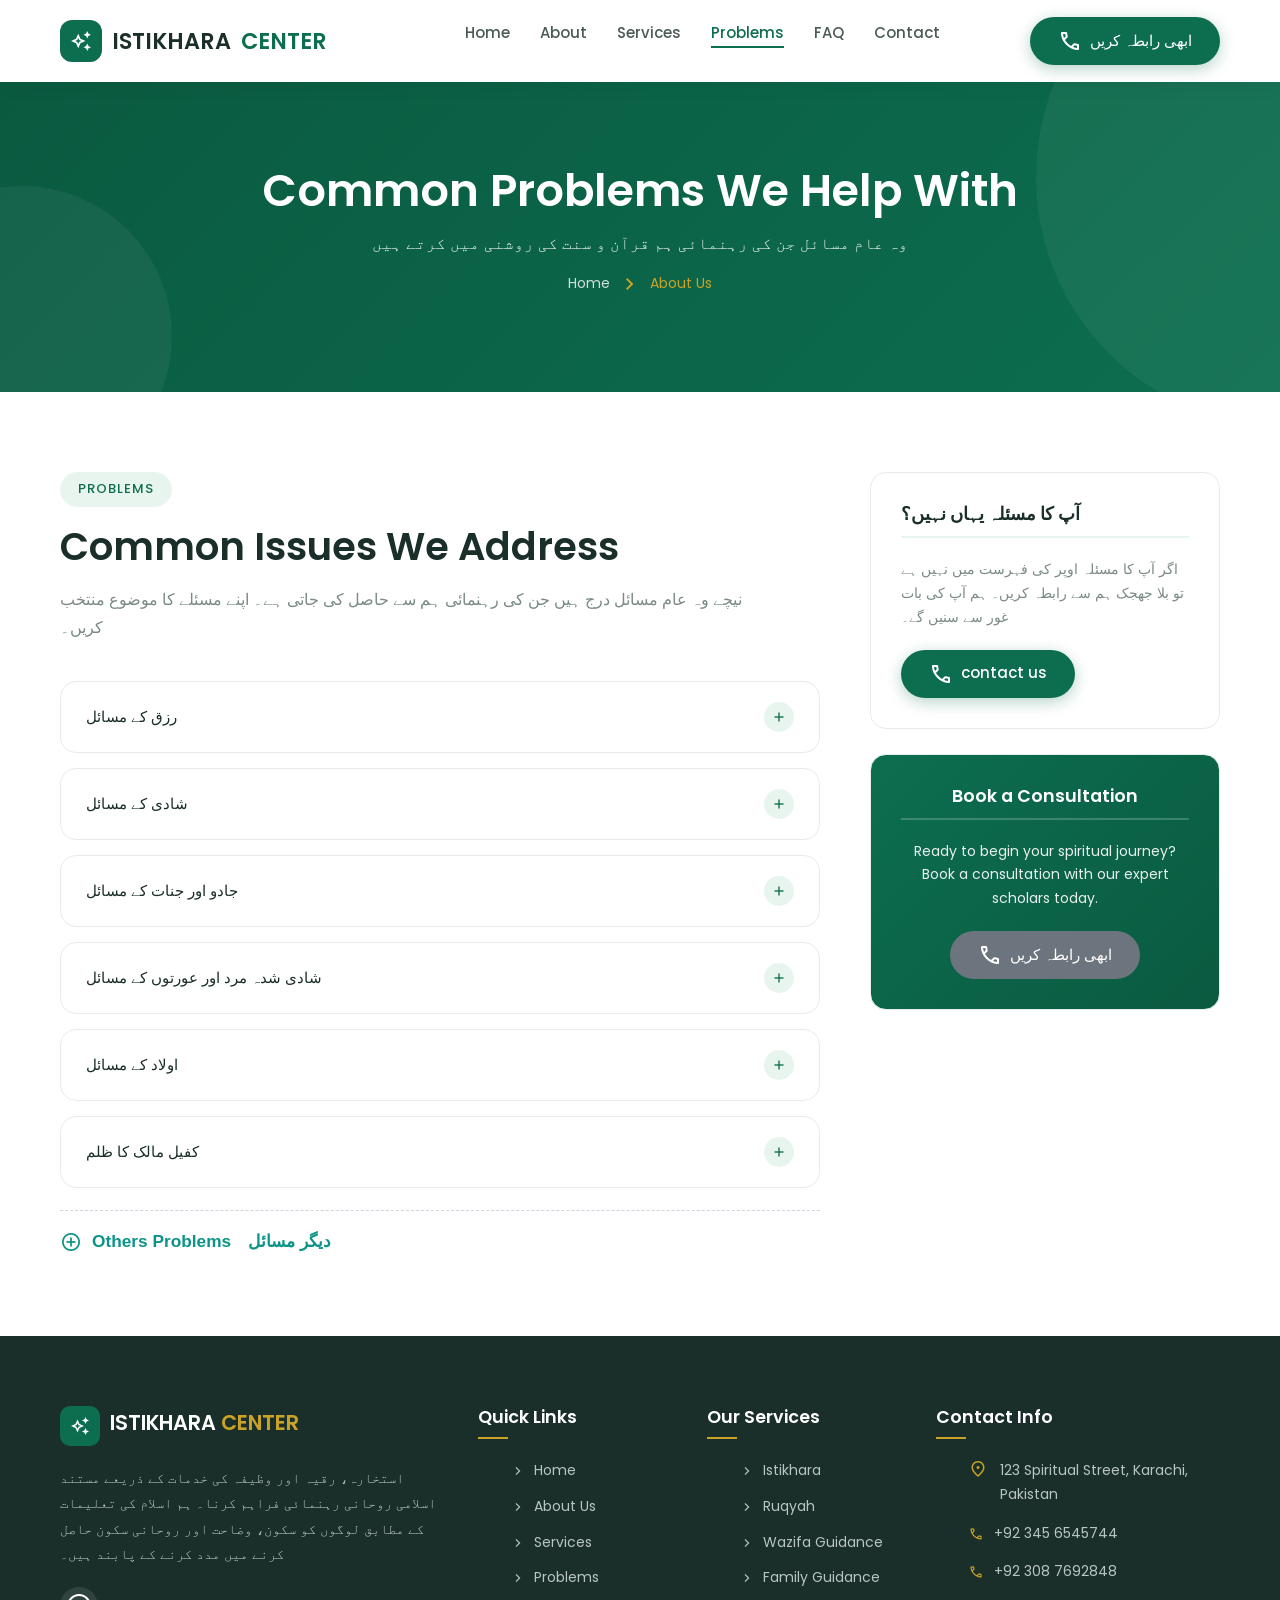
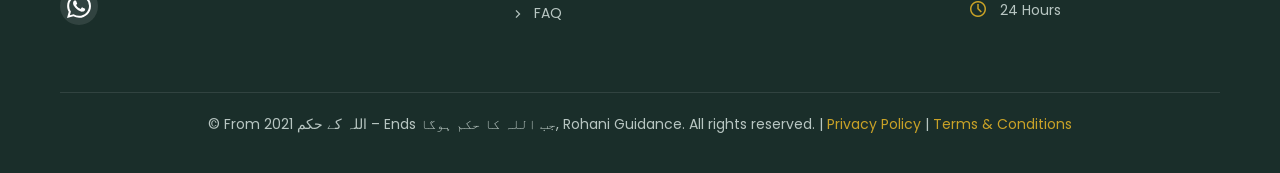
<file: pages/problems.html>
<!DOCTYPE html>
<html lang="en">

<head>
    <meta charset="UTF-8">
    <meta name="viewport" content="width=device-width, initial-scale=1.0">
    <meta name="description"
        content="Frequently asked questions about our Islamic spiritual guidance services including Istikhara, Ruqyah, Wazifa, and Family Guidance.">
    <title>FAQ - Rohani Guidance</title>

    <link rel="preconnect" href="https://fonts.googleapis.com">
    <link rel="preconnect" href="https://fonts.gstatic.com" crossorigin>
    <link href="https://fonts.googleapis.com/css2?family=Poppins:wght@300;400;500;600;700&display=swap"
        rel="stylesheet">
    <link rel="stylesheet"
        href="https://fonts.googleapis.com/css2?family=Material+Symbols+Outlined:opsz,wght,FILL,GRAD@20..48,100..700,0..1,-50..200">
    <link href="https://cdn.jsdelivr.net/npm/bootstrap@5.3.3/dist/css/bootstrap.min.css" rel="stylesheet">
    <link rel="stylesheet" href="../assets/css/styles.css">
    <link rel="stylesheet" href="../assets/css/faq.css">
</head>

<body>
    <header></header>

    <main>





        <!------------ Daily problems ---------->



        <section class="page-hero">
            <div class="container">
                <h1 class="animate-fade-up">Common Problems We Help With</h1>
                <p class="animate-fade-up delay-1">وہ عام مسائل جن کی رہنمائی ہم قرآن و سنت کی روشنی میں کرتے ہیں</p>
            </div>
            <div class="breadcrumb animate-fade-up delay-2">
                <a href="../index.html">Home</a>
                <span class="material-symbols-outlined">chevron_right</span>
                <span>About Us</span>
            </div>
        </section>

        <section class="faq-section">
            <div class="container">
                <div class="faq-layout">
                    <div class="faq-accordion">
                        <div class="section-header reveal" style="text-align: left; margin: 0 0 40px;">
                            <span class="section-tag">Problems</span>
                            <h2 class="section-title">Common Issues We Address</h2>
                            <p class="section-subtitle">نیچے وہ عام مسائل درج ہیں جن کی رہنمائی ہم سے حاصل کی جاتی ہے۔
                                اپنے مسئلے کا موضوع منتخب کریں۔</p>
                        </div>



                        <div class="faq-item reveal">
                            <button class="faq-question">
                                رزق کے مسائل
                                <span class="faq-icon material-symbols-outlined">add</span>
                            </button>
                            <div class="faq-answer">
                                <div class="faq-answer-inner">
                                    <ol
                                        style="padding-left: 28px; margin: 0; list-style-type: decimal; color: #0d9488;">
                                        <li style="margin-bottom: 12px; padding-left: 8px;">
                                            <a href="https://wa.me/923456545744?text=السلام علیکم! میرا مسئلہ یہ ہے: حصول رزق و کشائش رزق"
                                                target="_blank"
                                                style="color: #334155; text-decoration: none; font-family: 'Noto Sans Arabic', sans-serif; font-size: 1.05rem; transition: all 0.25s ease; display: inline-block; padding: 4px 0;"
                                                onmouseover="this.style.color='#0d9488'; this.style.paddingRight='8px'"
                                                onmouseout="this.style.color='#334155'; this.style.paddingRight='0'">
                                                حصول رزق و کشائش رزق
                                            </a>
                                        </li>
                                        <li style="margin-bottom: 12px; padding-left: 8px;">
                                            <a href="https://wa.me/923456545744?text=السلام علیکم! میرا مسئلہ یہ ہے: تکثیر بطن برائے ترقی رزق"
                                                target="_blank"
                                                style="color: #334155; text-decoration: none; font-family: 'Noto Sans Arabic', sans-serif; font-size: 1.05rem; transition: all 0.25s ease; display: inline-block; padding: 4px 0;"
                                                onmouseover="this.style.color='#0d9488'; this.style.paddingRight='8px'"
                                                onmouseout="this.style.color='#334155'; this.style.paddingRight='0'">
                                                تکثیر بطن برائے ترقی رزق
                                            </a>
                                        </li>
                                        <li style="margin-bottom: 12px; padding-left: 8px;">
                                            <a href="https://wa.me/923456545744?text=السلام علیکم! میرا مسئلہ یہ ہے: واسطے غنی ہونے کے"
                                                target="_blank"
                                                style="color: #334155; text-decoration: none; font-family: 'Noto Sans Arabic', sans-serif; font-size: 1.05rem; transition: all 0.25s ease; display: inline-block; padding: 4px 0;"
                                                onmouseover="this.style.color='#0d9488'; this.style.paddingRight='8px'"
                                                onmouseout="this.style.color='#334155'; this.style.paddingRight='0'">
                                                واسطے غنی ہونے کے
                                            </a>
                                        </li>
                                        <li style="margin-bottom: 12px; padding-left: 8px;">
                                            <a href="https://wa.me/923456545744?text=السلام علیکم! میرا مسئلہ یہ ہے: دوکان میں مال زیادہ فروخت ہو"
                                                target="_blank"
                                                style="color: #334155; text-decoration: none; font-family: 'Noto Sans Arabic', sans-serif; font-size: 1.05rem; transition: all 0.25s ease; display: inline-block; padding: 4px 0;"
                                                onmouseover="this.style.color='#0d9488'; this.style.paddingRight='8px'"
                                                onmouseout="this.style.color='#334155'; this.style.paddingRight='0'">
                                                دوکان میں مال زیادہ فروخت ہو
                                            </a>
                                        </li>
                                        <li style="margin-bottom: 12px; padding-left: 8px;">
                                            <a href="https://wa.me/923456545744?text=السلام علیکم! میرا مسئلہ یہ ہے: روزگار و ملازمت حاصل کرنا"
                                                target="_blank"
                                                style="color: #334155; text-decoration: none; font-family: 'Noto Sans Arabic', sans-serif; font-size: 1.05rem; transition: all 0.25s ease; display: inline-block; padding: 4px 0;"
                                                onmouseover="this.style.color='#0d9488'; this.style.paddingRight='8px'"
                                                onmouseout="this.style.color='#334155'; this.style.paddingRight='0'">
                                                روزگار و ملازمت حاصل کرنا
                                            </a>
                                        </li>
                                        <li style="margin-bottom: 12px; padding-left: 8px;">
                                            <a href="https://wa.me/923456545744?text=السلام علیکم! میرا مسئلہ یہ ہے: غریبی دور ہوجائے"
                                                target="_blank"
                                                style="color: #334155; text-decoration: none; font-family: 'Noto Sans Arabic', sans-serif; font-size: 1.05rem; transition: all 0.25s ease; display: inline-block; padding: 4px 0;"
                                                onmouseover="this.style.color='#0d9488'; this.style.paddingRight='8px'"
                                                onmouseout="this.style.color='#334155'; this.style.paddingRight='0'">
                                                غریبی دور ہوجائے
                                            </a>
                                        </li>
                                        <li style="margin-bottom: 12px; padding-left: 8px;">
                                            <a href="https://wa.me/923456545744?text=السلام علیکم! میرا مسئلہ یہ ہے: حصول ملازمت"
                                                target="_blank"
                                                style="color: #334155; text-decoration: none; font-family: 'Noto Sans Arabic', sans-serif; font-size: 1.05rem; transition: all 0.25s ease; display: inline-block; padding: 4px 0;"
                                                onmouseover="this.style.color='#0d9488'; this.style.paddingRight='8px'"
                                                onmouseout="this.style.color='#334155'; this.style.paddingRight='0'">
                                                حصول ملازمت
                                            </a>
                                        </li>
                                        <li style="margin-bottom: 12px; padding-left: 8px;">
                                            <a href="https://wa.me/923456545744?text=السلام علیکم! میرا مسئلہ یہ ہے: روزی میں اضافہ"
                                                target="_blank"
                                                style="color: #334155; text-decoration: none; font-family: 'Noto Sans Arabic', sans-serif; font-size: 1.05rem; transition: all 0.25s ease; display: inline-block; padding: 4px 0;"
                                                onmouseover="this.style.color='#0d9488'; this.style.paddingRight='8px'"
                                                onmouseout="this.style.color='#334155'; this.style.paddingRight='0'">
                                                روزی میں اضافہ
                                            </a>
                                        </li>
                                        <li style="margin-bottom: 12px; padding-left: 8px;">
                                            <a href="https://wa.me/923456545744?text=السلام علیکم! میرا مسئلہ یہ ہے: رزق میں ترقی اور زیادتی کیلئے"
                                                target="_blank"
                                                style="color: #334155; text-decoration: none; font-family: 'Noto Sans Arabic', sans-serif; font-size: 1.05rem; transition: all 0.25s ease; display: inline-block; padding: 4px 0;"
                                                onmouseover="this.style.color='#0d9488'; this.style.paddingRight='8px'"
                                                onmouseout="this.style.color='#334155'; this.style.paddingRight='0'">
                                                رزق میں ترقی اور زیادتی کیلئے
                                            </a>
                                        </li>
                                        <li style="margin-bottom: 12px; padding-left: 8px;">
                                            <a href="https://wa.me/923456545744?text=السلام علیکم! میرا مسئلہ یہ ہے: ملازمت کا جوڑ ملنا"
                                                target="_blank"
                                                style="color: #334155; text-decoration: none; font-family: 'Noto Sans Arabic', sans-serif; font-size: 1.05rem; transition: all 0.25s ease; display: inline-block; padding: 4px 0;"
                                                onmouseover="this.style.color='#0d9488'; this.style.paddingRight='8px'"
                                                onmouseout="this.style.color='#334155'; this.style.paddingRight='0'">
                                                ملازمت کا جوڑ ملنا
                                            </a>
                                        </li>
                                        <li style="margin-bottom: 12px; padding-left: 8px;">
                                            <a href="https://wa.me/923456545744?text=السلام علیکم! میرا مسئلہ یہ ہے: دوکان کی ترقی"
                                                target="_blank"
                                                style="color: #334155; text-decoration: none; font-family: 'Noto Sans Arabic', sans-serif; font-size: 1.05rem; transition: all 0.25s ease; display: inline-block; padding: 4px 0;"
                                                onmouseover="this.style.color='#0d9488'; this.style.paddingRight='8px'"
                                                onmouseout="this.style.color='#334155'; this.style.paddingRight='0'">
                                                دوکان کی ترقی
                                            </a>
                                        </li>
                                        <li style="margin-bottom: 12px; padding-left: 8px;">
                                            <a href="https://wa.me/923456545744?text=السلام علیکم! میرا مسئلہ یہ ہے: روزی اور تجارت میں برکت"
                                                target="_blank"
                                                style="color: #334155; text-decoration: none; font-family: 'Noto Sans Arabic', sans-serif; font-size: 1.05rem; transition: all 0.25s ease; display: inline-block; padding: 4px 0;"
                                                onmouseover="this.style.color='#0d9488'; this.style.paddingRight='8px'"
                                                onmouseout="this.style.color='#334155'; this.style.paddingRight='0'">
                                                روزی اور تجارت میں برکت
                                            </a>
                                        </li>
                                        <li style="margin-bottom: 12px; padding-left: 8px;">
                                            <a href="https://wa.me/923456545744?text=السلام علیکم! میرا مسئلہ یہ ہے: دیگر (برائے ترقی رزق)"
                                                target="_blank"
                                                style="color: #334155; text-decoration: none; font-family: 'Noto Sans Arabic', sans-serif; font-size: 1.05rem; transition: all 0.25s ease; display: inline-block; padding: 4px 0;"
                                                onmouseover="this.style.color='#0d9488'; this.style.paddingRight='8px'"
                                                onmouseout="this.style.color='#334155'; this.style.paddingRight='0'">
                                                دیگر (برائے ترقی رزق)
                                            </a>
                                        </li>
                                    </ol>






                                    <div style="margin-top: 22px; padding-top: 16px; border-top: 1px dashed #cbd5e1;">
                                        <a href="https://wa.me/923456545744?text=السلام علیکم! میرا مسئلہ یہ ہے"
                                            target="_blank"
                                            style="display: flex; align-items: center; gap: 10px; color: #0d9488; text-decoration: none; font-family: 'Noto Sans Arabic', sans-serif; font-size: 1.08rem; font-weight: 600; transition: all 0.25s ease;"
                                            onmouseover="this.style.color='#0f766e'; this.style.gap='14px'"
                                            onmouseout="this.style.color='#0d9488'; this.style.gap='10px'">
                                            <span class="material-symbols-outlined"
                                                style="font-size: 22px;">add_circle</span>
                                            دیگر مسائل (اگر آپ کا مسئلہ اوپر نہیں ہے تو یہاں کلک کریں)
                                        </a>
                                    </div>



                                </div>
                            </div>
                        </div>
















                        <div class="faq-item reveal">
                            <button class="faq-question">
                                شادی کے مسائل
                                <span class="faq-icon material-symbols-outlined">add</span>
                            </button>
                            <div class="faq-answer">
                                <div class="faq-answer-inner">
                                    <ol
                                        style="padding-left: 28px; margin: 0; list-style-type: decimal; color: #0d9488;">
                                        <li style="margin-bottom: 12px; padding-left: 8px;">
                                            <a href="https://wa.me/923456545744?text=السلام علیکم! میرا مسئلہ یہ ہے: شادی نکاح کے واسطے"
                                                target="_blank"
                                                style="color: #334155; text-decoration: none; font-family: 'Noto Sans Arabic', sans-serif; font-size: 1.05rem; transition: all 0.25s ease; display: inline-block; padding: 4px 0;"
                                                onmouseover="this.style.color='#0d9488'; this.style.paddingRight='8px'"
                                                onmouseout="this.style.color='#334155'; this.style.paddingRight='0'">
                                                شادی نکاح کے واسطے
                                            </a>
                                        </li>
                                        <li style="margin-bottom: 12px; padding-left: 8px;">
                                            <a href="https://wa.me/923456545744?text=السلام علیکم! میرا مسئلہ یہ ہے: پیغام شادی"
                                                target="_blank"
                                                style="color: #334155; text-decoration: none; font-family: 'Noto Sans Arabic', sans-serif; font-size: 1.05rem; transition: all 0.25s ease; display: inline-block; padding: 4px 0;"
                                                onmouseover="this.style.color='#0d9488'; this.style.paddingRight='8px'"
                                                onmouseout="this.style.color='#334155'; this.style.paddingRight='0'">
                                                پیغام شادی
                                            </a>
                                        </li>
                                        <li style="margin-bottom: 12px; padding-left: 8px;">
                                            <a href="https://wa.me/923456545744?text=السلام علیکم! میرا مسئلہ یہ ہے: رشتہ کی بحث ختم کرنے کا عمل"
                                                target="_blank"
                                                style="color: #334155; text-decoration: none; font-family: 'Noto Sans Arabic', sans-serif; font-size: 1.05rem; transition: all 0.25s ease; display: inline-block; padding: 4px 0;"
                                                onmouseover="this.style.color='#0d9488'; this.style.paddingRight='8px'"
                                                onmouseout="this.style.color='#334155'; this.style.paddingRight='0'">
                                                رشتے کی بندش ختم کرنے کا عمل
                                            </a>
                                        </li>
                                        <li style="margin-bottom: 12px; padding-left: 8px;">
                                            <a href="https://wa.me/923456545744?text=السلام علیکم! میرا مسئلہ یہ ہے: جس لڑکی کی شادی نہ ہوتی ہو"
                                                target="_blank"
                                                style="color: #334155; text-decoration: none; font-family: 'Noto Sans Arabic', sans-serif; font-size: 1.05rem; transition: all 0.25s ease; display: inline-block; padding: 4px 0;"
                                                onmouseover="this.style.color='#0d9488'; this.style.paddingRight='8px'"
                                                onmouseout="this.style.color='#334155'; this.style.paddingRight='0'">
                                                جس لڑکی کی شادی نہ ہوتی ہو
                                            </a>
                                        </li>
                                        <li style="margin-bottom: 12px; padding-left: 8px;">
                                            <a href="https://wa.me/923456545744?text=السلام علیکم! میرا مسئلہ یہ ہے: شادی کے لیے"
                                                target="_blank"
                                                style="color: #334155; text-decoration: none; font-family: 'Noto Sans Arabic', sans-serif; font-size: 1.05rem; transition: all 0.25s ease; display: inline-block; padding: 4px 0;"
                                                onmouseover="this.style.color='#0d9488'; this.style.paddingRight='8px'"
                                                onmouseout="this.style.color='#334155'; this.style.paddingRight='0'">
                                                شادی کے لیے
                                            </a>
                                        </li>
                                        <li style="margin-bottom: 12px; padding-left: 8px;">
                                            <a href="https://wa.me/923456545744?text=السلام علیکم! میرا مسئلہ یہ ہے: حصول رشتہ"
                                                target="_blank"
                                                style="color: #334155; text-decoration: none; font-family: 'Noto Sans Arabic', sans-serif; font-size: 1.05rem; transition: all 0.25s ease; display: inline-block; padding: 4px 0;"
                                                onmouseover="this.style.color='#0d9488'; this.style.paddingRight='8px'"
                                                onmouseout="this.style.color='#334155'; this.style.paddingRight='0'">
                                                حصول رشتہ
                                            </a>
                                        </li>
                                        <li style="margin-bottom: 12px; padding-left: 8px;">
                                            <a href="https://wa.me/923456545744?text=السلام علیکم! میرا مسئلہ یہ ہے: حسن پسند شادی"
                                                target="_blank"
                                                style="color: #334155; text-decoration: none; font-family: 'Noto Sans Arabic', sans-serif; font-size: 1.05rem; transition: all 0.25s ease; display: inline-block; padding: 4px 0;"
                                                onmouseover="this.style.color='#0d9488'; this.style.paddingRight='8px'"
                                                onmouseout="this.style.color='#334155'; this.style.paddingRight='0'">
                                                من پسند شادی پسند شادی </a>
                                        </li>
                                        <li style="margin-bottom: 12px; padding-left: 8px;">
                                            <a href="https://wa.me/923456545744?text=السلام علیکم! میرا مسئلہ یہ ہے: مجرب و آزمودہ عمل برائے شادی"
                                                target="_blank"
                                                style="color: #334155; text-decoration: none; font-family: 'Noto Sans Arabic', sans-serif; font-size: 1.05rem; transition: all 0.25s ease; display: inline-block; padding: 4px 0;"
                                                onmouseover="this.style.color='#0d9488'; this.style.paddingRight='8px'"
                                                onmouseout="this.style.color='#334155'; this.style.paddingRight='0'">
                                                مجرب عمل برائے شادی
                                            </a>
                                        </li>
                                        <li style="margin-bottom: 12px; padding-left: 8px;">
                                            <a href="https://wa.me/923456545744?text=السلام علیکم! میرا مسئلہ یہ ہے: عمل برائے حسن پسند شادی"
                                                target="_blank"
                                                style="color: #334155; text-decoration: none; font-family: 'Noto Sans Arabic', sans-serif; font-size: 1.05rem; transition: all 0.25s ease; display: inline-block; padding: 4px 0;"
                                                onmouseover="this.style.color='#0d9488'; this.style.paddingRight='8px'"
                                                onmouseout="this.style.color='#334155'; this.style.paddingRight='0'">
                                                عمل برائے من پسند شادی
                                            </a>
                                        </li>
                                        <li style="margin-bottom: 12px; padding-left: 8px;">
                                            <a href="https://wa.me/923456545744?text=السلام علیکم! میرا مسئلہ یہ ہے: جوئی علم برائے تجویز"
                                                target="_blank"
                                                style="color: #334155; text-decoration: none; font-family: 'Noto Sans Arabic', sans-serif; font-size: 1.05rem; transition: all 0.25s ease; display: inline-block; padding: 4px 0;"
                                                onmouseover="this.style.color='#0d9488'; this.style.paddingRight='8px'"
                                                onmouseout="this.style.color='#334155'; this.style.paddingRight='0'">
                                                مطلوبہ جگہ شادی ہو
                                            </a>
                                        </li>
                                        <li style="margin-bottom: 12px; padding-left: 8px;">
                                            <a href="https://wa.me/923456545744?text=السلام علیکم! میرا مسئلہ یہ ہے: حاضر و مطلوب قاصدہ مناح"
                                                target="_blank"
                                                style="color: #334155; text-decoration: none; font-family: 'Noto Sans Arabic', sans-serif; font-size: 1.05rem; transition: all 0.25s ease; display: inline-block; padding: 4px 0;"
                                                onmouseover="this.style.color='#0d9488'; this.style.paddingRight='8px'"
                                                onmouseout="this.style.color='#334155'; this.style.paddingRight='0'">
                                                لڑکے اور لڑکیوں کی شادیوں کے لیے </a>
                                        </li>
                                        <li style="margin-bottom: 12px; padding-left: 8px;">
                                            <a href="https://wa.me/923456545744?text=السلام علیکم! میرا مسئلہ یہ ہے: عمل نارہا و حب"
                                                target="_blank"
                                                style="color: #334155; text-decoration: none; font-family: 'Noto Sans Arabic', sans-serif; font-size: 1.05rem; transition: all 0.25s ease; display: inline-block; padding: 4px 0;"
                                                onmouseover="this.style.color='#0d9488'; this.style.paddingRight='8px'"
                                                onmouseout="this.style.color='#334155'; this.style.paddingRight='0'">
                                                لڑکی کی منگنی کا ہونا اور شادی کا انتظام </a>
                                        </li>
                                        <li style="margin-bottom: 12px; padding-left: 8px;">
                                            <a href="https://wa.me/923456545744?text=السلام علیکم! میرا مسئلہ یہ ہے: عمل کسی برائے کشف و حال مطلوبہ کے لیے"
                                                target="_blank"
                                                style="color: #334155; text-decoration: none; font-family: 'Noto Sans Arabic', sans-serif; font-size: 1.05rem; transition: all 0.25s ease; display: inline-block; padding: 4px 0;"
                                                onmouseover="this.style.color='#0d9488'; this.style.paddingRight='8px'"
                                                onmouseout="this.style.color='#334155'; this.style.paddingRight='0'">
                                                لڑکی کے رشتے کے لیے </a>
                                        </li>
                                        <li style="margin-bottom: 12px; padding-left: 8px;">
                                            <a href="https://wa.me/923456545744?text=السلام علیکم! میرا مسئلہ یہ ہے: عمل حسب قاصدہ مناح"
                                                target="_blank"
                                                style="color: #334155; text-decoration: none; font-family: 'Noto Sans Arabic', sans-serif; font-size: 1.05rem; transition: all 0.25s ease; display: inline-block; padding: 4px 0;"
                                                onmouseover="this.style.color='#0d9488'; this.style.paddingRight='8px'"
                                                onmouseout="this.style.color='#334155'; this.style.paddingRight='0'">
                                                میاں اور بیوی کے درمیان محبت پیدا کرنا </a>
                                        </li>
                                        <li style="margin-bottom: 12px; padding-left: 8px;">
                                            <a href="https://wa.me/923456545744?text=السلام علیکم! میرا مسئلہ یہ ہے: دو افراد کے درمیان محبت پیدا کرنا"
                                                target="_blank"
                                                style="color: #334155; text-decoration: none; font-family: 'Noto Sans Arabic', sans-serif; font-size: 1.05rem; transition: all 0.25s ease; display: inline-block; padding: 4px 0;"
                                                onmouseover="this.style.color='#0d9488'; this.style.paddingRight='8px'"
                                                onmouseout="this.style.color='#334155'; this.style.paddingRight='0'">
                                                دو افراد کے درمیان محبت پیدا کرنا
                                            </a>
                                        </li>
                                    </ol>



                                    <div style="margin-top: 22px; padding-top: 16px; border-top: 1px dashed #cbd5e1;">
                                        <a href="https://wa.me/923456545744?text=السلام علیکم! میرا مسئلہ یہ ہے"
                                            target="_blank"
                                            style="display: flex; align-items: center; gap: 10px; color: #0d9488; text-decoration: none; font-family: 'Noto Sans Arabic', sans-serif; font-size: 1.08rem; font-weight: 600; transition: all 0.25s ease;"
                                            onmouseover="this.style.color='#0f766e'; this.style.gap='14px'"
                                            onmouseout="this.style.color='#0d9488'; this.style.gap='10px'">
                                            <span class="material-symbols-outlined"
                                                style="font-size: 22px;">add_circle</span>
                                            دیگر مسائل (اگر آپ کا مسئلہ اوپر نہیں ہے تو یہاں کلک کریں)
                                        </a>
                                    </div>



                                </div>
                            </div>
                        </div>










                        <div class="faq-item reveal">
                            <button class="faq-question">
                                جادو اور جنات کے مسائل
                                <span class="faq-icon material-symbols-outlined">add</span>
                            </button>
                            <div class="faq-answer">
                                <div class="faq-answer-inner">
                                    <ol
                                        style="padding-left: 28px; margin: 0; list-style-type: decimal; color: #0d9488;">
                                        <li style="margin-bottom: 12px; padding-left: 8px;">
                                            <a href="https://wa.me/923456545744?text=السلام علیکم! میرا مسئلہ یہ ہے: برائے آسیب زدہ"
                                                target="_blank"
                                                style="color: #334155; text-decoration: none; font-family: 'Noto Sans Arabic', sans-serif; font-size: 1.05rem; transition: all 0.25s ease; display: inline-block; padding: 4px 0;"
                                                onmouseover="this.style.color='#0d9488'; this.style.paddingRight='8px'"
                                                onmouseout="this.style.color='#334155'; this.style.paddingRight='0'">
                                                برائے آسیب زدہ
                                            </a>
                                        </li>
                                        <li style="margin-bottom: 12px; padding-left: 8px;">
                                            <a href="https://wa.me/923456545744?text=السلام علیکم! میرا مسئلہ یہ ہے: گھر میں خون کے چھینٹے اور سامان کا گل جانا"
                                                target="_blank"
                                                style="color: #334155; text-decoration: none; font-family: 'Noto Sans Arabic', sans-serif; font-size: 1.05rem; transition: all 0.25s ease; display: inline-block; padding: 4px 0;"
                                                onmouseover="this.style.color='#0d9488'; this.style.paddingRight='8px'"
                                                onmouseout="this.style.color='#334155'; this.style.paddingRight='0'">
                                                گھر میں خون کے چھینٹے اور سامان کا گل جانا
                                            </a>
                                        </li>
                                        <li style="margin-bottom: 12px; padding-left: 8px;">
                                            <a href="https://wa.me/923456545744?text=السلام علیکم! میرا مسئلہ یہ ہے: حصول عزت و دولت کی بندش"
                                                target="_blank"
                                                style="color: #334155; text-decoration: none; font-family: 'Noto Sans Arabic', sans-serif; font-size: 1.05rem; transition: all 0.25s ease; display: inline-block; padding: 4px 0;"
                                                onmouseover="this.style.color='#0d9488'; this.style.paddingRight='8px'"
                                                onmouseout="this.style.color='#334155'; this.style.paddingRight='0'">
                                                حصول عزت و دولت کی بندش
                                            </a>
                                        </li>
                                        <li style="margin-bottom: 12px; padding-left: 8px;">
                                            <a href="https://wa.me/923456545744?text=السلام علیکم! میرا مسئلہ یہ ہے: جادو کے زور کا توڑ"
                                                target="_blank"
                                                style="color: #334155; text-decoration: none; font-family: 'Noto Sans Arabic', sans-serif; font-size: 1.05rem; transition: all 0.25s ease; display: inline-block; padding: 4px 0;"
                                                onmouseover="this.style.color='#0d9488'; this.style.paddingRight='8px'"
                                                onmouseout="this.style.color='#334155'; this.style.paddingRight='0'">
                                                جادو کے زور کا توڑ
                                            </a>
                                        </li>
                                        <li style="margin-bottom: 12px; padding-left: 8px;">
                                            <a href="https://wa.me/923456545744?text=السلام علیکم! میرا مسئلہ یہ ہے: کاروبار سے دل کا ہٹنا"
                                                target="_blank"
                                                style="color: #334155; text-decoration: none; font-family: 'Noto Sans Arabic', sans-serif; font-size: 1.05rem; transition: all 0.25s ease; display: inline-block; padding: 4px 0;"
                                                onmouseover="this.style.color='#0d9488'; this.style.paddingRight='8px'"
                                                onmouseout="this.style.color='#334155'; this.style.paddingRight='0'">
                                                کاروبار سے دل کا ہٹنا
                                            </a>
                                        </li>
                                        <li style="margin-bottom: 12px; padding-left: 8px;">
                                            <a href="https://wa.me/923456545744?text=السلام علیکم! میرا مسئلہ یہ ہے: گھر میں نااتفاقی ناچاق"
                                                target="_blank"
                                                style="color: #334155; text-decoration: none; font-family: 'Noto Sans Arabic', sans-serif; font-size: 1.05rem; transition: all 0.25s ease; display: inline-block; padding: 4px 0;"
                                                onmouseover="this.style.color='#0d9488'; this.style.paddingRight='8px'"
                                                onmouseout="this.style.color='#334155'; this.style.paddingRight='0'">
                                                گھر میں نااتفاقی ناچاقی </a>
                                        </li>
                                        <li style="margin-bottom: 12px; padding-left: 8px;">
                                            <a href="https://wa.me/923456545744?text=السلام علیکم! میرا مسئلہ یہ ہے: جسم میں بیشمار یا سوئیاں"
                                                target="_blank"
                                                style="color: #334155; text-decoration: none; font-family: 'Noto Sans Arabic', sans-serif; font-size: 1.05rem; transition: all 0.25s ease; display: inline-block; padding: 4px 0;"
                                                onmouseover="this.style.color='#0d9488'; this.style.paddingRight='8px'"
                                                onmouseout="this.style.color='#334155'; this.style.paddingRight='0'">
                                                جادو کا مکمل خاتمہ </a>
                                        </li>
                                        <li style="margin-bottom: 12px; padding-left: 8px;">
                                            <a href="https://wa.me/923456545744?text=السلام علیکم! میرا مسئلہ یہ ہے: بانچھ پن یا بچہ نہ ہونا"
                                                target="_blank"
                                                style="color: #334155; text-decoration: none; font-family: 'Noto Sans Arabic', sans-serif; font-size: 1.05rem; transition: all 0.25s ease; display: inline-block; padding: 4px 0;"
                                                onmouseover="this.style.color='#0d9488'; this.style.paddingRight='8px'"
                                                onmouseout="this.style.color='#334155'; this.style.paddingRight='0'">
                                                سر درد یا اثر جادو </a>
                                        </li>
                                        <li style="margin-bottom: 12px; padding-left: 8px;">
                                            <a href="https://wa.me/923456545744?text=السلام علیکم! میرا مسئلہ یہ ہے: جسم میں درد"
                                                target="_blank"
                                                style="color: #334155; text-decoration: none; font-family: 'Noto Sans Arabic', sans-serif; font-size: 1.05rem; transition: all 0.25s ease; display: inline-block; padding: 4px 0;"
                                                onmouseover="this.style.color='#0d9488'; this.style.paddingRight='8px'"
                                                onmouseout="this.style.color='#334155'; this.style.paddingRight='0'">
                                                جسم میں درد
                                            </a>
                                        </li>
                                        <li style="margin-bottom: 12px; padding-left: 8px;">
                                            <a href="https://wa.me/923456545744?text=السلام علیکم! میرا مسئلہ یہ ہے: گھر یا دکان سے نفرت"
                                                target="_blank"
                                                style="color: #334155; text-decoration: none; font-family: 'Noto Sans Arabic', sans-serif; font-size: 1.05rem; transition: all 0.25s ease; display: inline-block; padding: 4px 0;"
                                                onmouseover="this.style.color='#0d9488'; this.style.paddingRight='8px'"
                                                onmouseout="this.style.color='#334155'; this.style.paddingRight='0'">
                                                گھر یا دکان سے نفرت
                                            </a>
                                        </li>
                                        <li style="margin-bottom: 12px; padding-left: 8px;">
                                            <a href="https://wa.me/923456545744?text=السلام علیکم! میرا مسئلہ یہ ہے: اوداس حلیہ کے چھینٹے یا نقصانات"
                                                target="_blank"
                                                style="color: #334155; text-decoration: none; font-family: 'Noto Sans Arabic', sans-serif; font-size: 1.05rem; transition: all 0.25s ease; display: inline-block; padding: 4px 0;"
                                                onmouseover="this.style.color='#0d9488'; this.style.paddingRight='8px'"
                                                onmouseout="this.style.color='#334155'; this.style.paddingRight='0'">
                                                گھر یا دکان سے کوئی نقوش ملیں </a>
                                        </li>
                                        <li style="margin-bottom: 12px; padding-left: 8px;">
                                            <a href="https://wa.me/923456545744?text=السلام علیکم! میرا مسئلہ یہ ہے: سر درد یا اثر جادو"
                                                target="_blank"
                                                style="color: #334155; text-decoration: none; font-family: 'Noto Sans Arabic', sans-serif; font-size: 1.05rem; transition: all 0.25s ease; display: inline-block; padding: 4px 0;"
                                                onmouseover="this.style.color='#0d9488'; this.style.paddingRight='8px'"
                                                onmouseout="this.style.color='#334155'; this.style.paddingRight='0'">
                                                گھر کو جنات اور جادو کے اثر سے پاک کرنا </a>
                                        </li>
                                        <li style="margin-bottom: 12px; padding-left: 8px;">
                                            <a href="https://wa.me/923456545744?text=السلام علیکم! میرا مسئلہ یہ ہے: جادو کا عمل کا توڑ"
                                                target="_blank"
                                                style="color: #334155; text-decoration: none; font-family: 'Noto Sans Arabic', sans-serif; font-size: 1.05rem; transition: all 0.25s ease; display: inline-block; padding: 4px 0;"
                                                onmouseover="this.style.color='#0d9488'; this.style.paddingRight='8px'"
                                                onmouseout="this.style.color='#334155'; this.style.paddingRight='0'">
                                                حاسدین کی حسد اور ان کے شر سے حفاظت </a>
                                        </li>
                                        <li style="margin-bottom: 12px; padding-left: 8px;">
                                            <a href="https://wa.me/923456545744?text=السلام علیکم! میرا مسئلہ یہ ہے: زبان بندی"
                                                target="_blank"
                                                style="color: #334155; text-decoration: none; font-family: 'Noto Sans Arabic', sans-serif; font-size: 1.05rem; transition: all 0.25s ease; display: inline-block; padding: 4px 0;"
                                                onmouseover="this.style.color='#0d9488'; this.style.paddingRight='8px'"
                                                onmouseout="this.style.color='#334155'; this.style.paddingRight='0'">
                                                زبان بندی
                                            </a>
                                        </li>
                                        <li style="margin-bottom: 12px; padding-left: 8px;">
                                            <a href="https://wa.me/923456545744?text=السلام علیکم! میرا مسئلہ یہ ہے: برائے زبان بندی دشمن یا حاسدان"
                                                target="_blank"
                                                style="color: #334155; text-decoration: none; font-family: 'Noto Sans Arabic', sans-serif; font-size: 1.05rem; transition: all 0.25s ease; display: inline-block; padding: 4px 0;"
                                                onmouseover="this.style.color='#0d9488'; this.style.paddingRight='8px'"
                                                onmouseout="this.style.color='#334155'; this.style.paddingRight='0'">
                                                برائے زبان بندی دشمن یا حاسدان
                                            </a>
                                        </li>
                                    </ol>

                                    <!-- Other Problems -->
                                    <div style="margin-top: 22px; padding-top: 16px; border-top: 1px dashed #cbd5e1;">
                                        <a href="https://wa.me/923456545744?text=السلام علیکم! میرا مسئلہ یہ ہے"
                                            target="_blank"
                                            style="display: flex; align-items: center; gap: 10px; color: #0d9488; text-decoration: none; font-family: 'Noto Sans Arabic', sans-serif; font-size: 1.08rem; font-weight: 600; transition: all 0.25s ease;"
                                            onmouseover="this.style.color='#0f766e'; this.style.gap='14px'"
                                            onmouseout="this.style.color='#0d9488'; this.style.gap='10px'">
                                            <span class="material-symbols-outlined"
                                                style="font-size: 22px;">add_circle</span>
                                            دیگر مسائل (اگر آپ کا مسئلہ اوپر نہیں ہے تو یہاں کلک کریں)
                                        </a>
                                    </div>
                                </div>
                            </div>
                        </div>







                        <div class="faq-item reveal">
                            <button class="faq-question">
                                شادی شدہ مرد اور عورتوں کے مسائل
                                <span class="faq-icon material-symbols-outlined">add</span>
                            </button>

                            <div class="faq-answer">
                                <div class="faq-answer-inner">
                                    <ol
                                        style="padding-left: 28px; margin: 0; list-style-type: decimal; color: #0d9488;">

                                        <li style="margin-bottom: 12px; padding-left: 8px;">
                                            <a href="https://wa.me/923456545744?text=السلام علیکم! میرا مسئلہ یہ ہے: طلاق کے مسائل"
                                                target="_blank"
                                                style="color: #334155; text-decoration: none; font-family: 'Noto Sans Arabic', sans-serif; font-size: 1.05rem; transition: all 0.25s ease; display: inline-block; padding: 4px 0;"
                                                onmouseover="this.style.color='#0d9488'; this.style.paddingRight='8px'"
                                                onmouseout="this.style.color='#334155'; this.style.paddingRight='0'">
                                                طلاق کے مسائل
                                            </a>
                                        </li>
                                        <li style="margin-bottom: 12px; padding-left: 8px;">
                                            <a href="https://wa.me/923456545744?text= السلام علیکم! میرا مسئلہ یہ ہے: شوہر محبت نہیں کرتا"
                                                target="_blank"
                                                style="color: #334155; text-decoration: none; font-family: 'Noto Sans Arabic', sans-serif; font-size: 1.05rem; transition: all 0.25s ease; display: inline-block; padding: 4px 0;"
                                                onmouseover="this.style.color='#0d9488'; this.style.paddingRight='8px'"
                                                onmouseout="this.style.color='#334155'; this.style.paddingRight='0'">
                                                شوہر محبت نہیں کرتا
                                            </a>
                                        </li>
                                        <li style="margin-bottom: 12px; padding-left: 8px;">
                                            <a href="https://wa.me/923456545744?text= السلام علیکم! میرا مسئلہ یہ ہے: سوتن کا رعب"
                                                target="_blank"
                                                style="color: #334155; text-decoration: none; font-family: 'Noto Sans Arabic', sans-serif; font-size: 1.05rem; transition: all 0.25s ease; display: inline-block; padding: 4px 0;"
                                                onmouseover="this.style.color='#0d9488'; this.style.paddingRight='8px'"
                                                onmouseout="this.style.color='#334155'; this.style.paddingRight='0'">
                                                سوتن کا رعب </a>
                                        </li>
                                        <li style="margin-bottom: 12px; padding-left: 8px;">
                                            <a href="https://wa.me/923456545744?text= السلام علیکم! میرا مسئلہ یہ ہے: بیوی محبت نہیں کرتی"
                                                target="_blank"
                                                style="color: #334155; text-decoration: none; font-family: 'Noto Sans Arabic', sans-serif; font-size: 1.05rem; transition: all 0.25s ease; display: inline-block; padding: 4px 0;"
                                                onmouseover="this.style.color='#0d9488'; this.style.paddingRight='8px'"
                                                onmouseout="this.style.color='#334155'; this.style.paddingRight='0'">
                                                بیوی محبت نہیں کرتی </a>
                                        </li>
                                        <li style="margin-bottom: 12px; padding-left: 8px;">
                                            <a href="https://wa.me/923456545744?text= السلام علیکم! میرا مسئلہ یہ ہے: میاں بیوی میں مسلسل جھگڑا"
                                                target="_blank"
                                                style="color: #334155; text-decoration: none; font-family: 'Noto Sans Arabic', sans-serif; font-size: 1.05rem; transition: all 0.25s ease; display: inline-block; padding: 4px 0;"
                                                onmouseover="this.style.color='#0d9488'; this.style.paddingRight='8px'"
                                                onmouseout="this.style.color='#334155'; this.style.paddingRight='0'">
                                                میاں بیوی میں مسلسل جھگڑا </a>
                                        </li>
                                        <li style="margin-bottom: 12px; padding-left: 8px;">
                                            <a href="https://wa.me/923456545744?text= السلام علیکم! میرا مسئلہ یہ ہے: میاں بیوی میں غلط فہمیاں"
                                                target="_blank"
                                                style="color: #334155; text-decoration: none; font-family: 'Noto Sans Arabic', sans-serif; font-size: 1.05rem; transition: all 0.25s ease; display: inline-block; padding: 4px 0;"
                                                onmouseover="this.style.color='#0d9488'; this.style.paddingRight='8px'"
                                                onmouseout="this.style.color='#334155'; this.style.paddingRight='0'">
                                                میاں بیوی میں غلط فہمیاں
                                            </a>
                                        </li>
                                        <li style="margin-bottom: 12px; padding-left: 8px;">
                                            <a href="https://wa.me/923456545744?text= السلام علیکم! میرا مسئلہ یہ ہے: شوہر کا غصہ"
                                                target="_blank"
                                                style="color: #334155; text-decoration: none; font-family: 'Noto Sans Arabic', sans-serif; font-size: 1.05rem; transition: all 0.25s ease; display: inline-block; padding: 4px 0;"
                                                onmouseover="this.style.color='#0d9488'; this.style.paddingRight='8px'"
                                                onmouseout="this.style.color='#334155'; this.style.paddingRight='0'">
                                                شوہر کا غصہ </a>
                                        </li>
                                        <li style="margin-bottom: 12px; padding-left: 8px;">
                                            <a href="https://wa.me/923456545744?text= السلام علیکم! میرا مسئلہ یہ ہے: ساس اور بہو کے مسائل"
                                                target="_blank"
                                                style="color: #334155; text-decoration: none; font-family: 'Noto Sans Arabic', sans-serif; font-size: 1.05rem; transition: all 0.25s ease; display: inline-block; padding: 4px 0;"
                                                onmouseover="this.style.color='#0d9488'; this.style.paddingRight='8px'"
                                                onmouseout="this.style.color='#334155'; this.style.paddingRight='0'">
                                                ساس اور بہو کے مسائل
                                            </a>
                                        </li>
                                        <li style="margin-bottom: 12px; padding-left: 8px;">
                                            <a href="https://wa.me/923456545744?text= السلام علیکم! میرا مسئلہ یہ ہے: گھر میں بے سکونی"
                                                target="_blank"
                                                style="color: #334155; text-decoration: none; font-family: 'Noto Sans Arabic', sans-serif; font-size: 1.05rem; transition: all 0.25s ease; display: inline-block; padding: 4px 0;"
                                                onmouseover="this.style.color='#0d9488'; this.style.paddingRight='8px'"
                                                onmouseout="this.style.color='#334155'; this.style.paddingRight='0'">
                                                گھر میں بے سکونی
                                            </a>
                                        </li>
                                    </ol>

                                    <div style="margin-top: 22px; padding-top: 16px; border-top: 1px dashed #cbd5e1;">
                                        <a href="https://wa.me/923456545744?text=السلام علیکم! میرا مسئلہ یہ ہے"
                                            target="_blank"
                                            style="display: flex; align-items: center; gap: 10px; color: #0d9488; text-decoration: none; font-family: 'Noto Sans Arabic', sans-serif; font-size: 1.08rem; font-weight: 600; transition: all 0.25s ease;"
                                            onmouseover="this.style.color='#0f766e'; this.style.gap='14px'"
                                            onmouseout="this.style.color='#0d9488'; this.style.gap='10px'">
                                            <span class="material-symbols-outlined"
                                                style="font-size: 22px;">add_circle</span>
                                            دیگر مسائل (اگر آپ کا مسئلہ اوپر نہیں ہے تو یہاں کلک کریں)
                                        </a>
                                    </div>

                                </div>
                            </div>
                        </div>






                        <div class="faq-item reveal">
                            <button class="faq-question">
                                اولاد کے مسائل 
                                <span class="faq-icon material-symbols-outlined">add</span>
                            </button>

                            <div class="faq-answer">
                                <div class="faq-answer-inner">
                                    <ol
                                        style="padding-left: 28px; margin: 0; list-style-type: decimal; color: #0d9488;">

                                        <li style="margin-bottom: 12px; padding-left: 8px;">
                                            <a href="https://wa.me/923456545744?text=السلام علیکم! میرا مسئلہ یہ ہے: اولاد کی نافرمانی"
                                                target="_blank"
                                                style="color: #334155; text-decoration: none; font-family: 'Noto Sans Arabic', sans-serif; font-size: 1.05rem; transition: all 0.25s ease; display: inline-block; padding: 4px 0;"
                                                onmouseover="this.style.color='#0d9488'; this.style.paddingRight='8px'"
                                                onmouseout="this.style.color='#334155'; this.style.paddingRight='0'">
                                                اولاد کی نافرمانی
                                            </a>
                                        </li>
                                        <li style="margin-bottom: 12px; padding-left: 8px;">
                                            <a href="https://wa.me/923456545744?text=السلام علیکم! میرا مسئلہ یہ ہے: بچوں کا ضدی ہونا"
                                                target="_blank"
                                                style="color: #334155; text-decoration: none; font-family: 'Noto Sans Arabic', sans-serif; font-size: 1.05rem; transition: all 0.25s ease; display: inline-block; padding: 4px 0;"
                                                onmouseover="this.style.color='#0d9488'; this.style.paddingRight='8px'"
                                                onmouseout="this.style.color='#334155'; this.style.paddingRight='0'">
                                                بچوں کا ضدی ہونا
                                            </a>
                                        </li>                                    
                                        <li style="margin-bottom: 12px; padding-left: 8px;">
                                            <a href="https://wa.me/923456545744?text=السلام علیکم! میرا مسئلہ یہ ہے: بچوں کا بری صحبت میں پڑنا"
                                                target="_blank"
                                                style="color: #334155; text-decoration: none; font-family: 'Noto Sans Arabic', sans-serif; font-size: 1.05rem; transition: all 0.25s ease; display: inline-block; padding: 4px 0;"
                                                onmouseover="this.style.color='#0d9488'; this.style.paddingRight='8px'"
                                                onmouseout="this.style.color='#334155'; this.style.paddingRight='0'">
                                                بچوں کا بری صحبت میں پڑنا
                                            </a>
                                        </li>
                                        <li style="margin-bottom: 12px; padding-left: 8px;">
                                            <a href="https://wa.me/923456545744?text= السلام علیکم! میرا مسئلہ یہ ہے: بیوی محبت نہیں کرتی"
                                                target="_blank"
                                                style="color: #334155; text-decoration: none; font-family: 'Noto Sans Arabic', sans-serif; font-size: 1.05rem; transition: all 0.25s ease; display: inline-block; padding: 4px 0;"
                                                onmouseover="this.style.color='#0d9488'; this.style.paddingRight='8px'"
                                                onmouseout="this.style.color='#334155'; this.style.paddingRight='0'">
                                                بیوی محبت نہیں کرتی </a>
                                        </li>
                                        <li style="margin-bottom: 12px; padding-left: 8px;">
                                            <a href="https://wa.me/923456545744?text=السلام علیکم! میرا مسئلہ یہ ہے: بچوں کا دین سے دور ہونا"
                                                target="_blank"
                                                style="color: #334155; text-decoration: none; font-family: 'Noto Sans Arabic', sans-serif; font-size: 1.05rem; transition: all 0.25s ease; display: inline-block; padding: 4px 0;"
                                                onmouseover="this.style.color='#0d9488'; this.style.paddingRight='8px'"
                                                onmouseout="this.style.color='#334155'; this.style.paddingRight='0'">
                                                بچوں کا دین سے دور ہونا
                                            </a>
                                        </li>
                                        <li style="margin-bottom: 12px; padding-left: 8px;">
                                            <a href="https://wa.me/923456545744?text=السلام علیکم! میرا مسئلہ یہ ہے: اولاد کے مستقبل کے لیے رہنمائی"
                                                target="_blank"
                                                style="color: #334155; text-decoration: none; font-family: 'Noto Sans Arabic', sans-serif; font-size: 1.05rem; transition: all 0.25s ease; display: inline-block; padding: 4px 0;"
                                                onmouseover="this.style.color='#0d9488'; this.style.paddingRight='8px'"
                                                onmouseout="this.style.color='#334155'; this.style.paddingRight='0'">
                                                اولاد کے مستقبل کے لیے رہنمائی
                                            </a>
                                        </li>
                                    </ol>

                                    <div style="margin-top: 22px; padding-top: 16px; border-top: 1px dashed #cbd5e1;">
                                        <a href="https://wa.me/923456545744?text=السلام علیکم! میرا مسئلہ یہ ہے"
                                            target="_blank"
                                            style="display: flex; align-items: center; gap: 10px; color: #0d9488; text-decoration: none; font-family: 'Noto Sans Arabic', sans-serif; font-size: 1.08rem; font-weight: 600; transition: all 0.25s ease;"
                                            onmouseover="this.style.color='#0f766e'; this.style.gap='14px'"
                                            onmouseout="this.style.color='#0d9488'; this.style.gap='10px'">
                                            <span class="material-symbols-outlined"
                                                style="font-size: 22px;">add_circle</span>
                                            دیگر مسائل (اگر آپ کا مسئلہ اوپر نہیں ہے تو یہاں کلک کریں)
                                        </a>
                                    </div>

                                </div>
                            </div>
                        </div>






                        <div class="faq-item reveal">
                            <button class="faq-question">
                                کفیل مالک کا ظلم <span class="faq-icon material-symbols-outlined">add</span>
                            </button>

                            <div class="faq-answer">
                                <div class="faq-answer-inner">
                                    <ol
                                        style="padding-left: 28px; margin: 0; list-style-type: decimal; color: #0d9488;">

                                        <li style="margin-bottom: 12px; padding-left: 8px;">
                                            <a href="https://wa.me/923456545744?text= السلام علیکم! میرا مسئلہ یہ ہے: کفیل کا تنخواہ روکنا"
                                                target="_blank"
                                                style="color: #334155; text-decoration: none; font-family: 'Noto Sans Arabic', sans-serif; font-size: 1.05rem; transition: all 0.25s ease; display: inline-block; padding: 4px 0;"
                                                onmouseover="this.style.color='#0d9488'; this.style.paddingRight='8px'"
                                                onmouseout="this.style.color='#334155'; this.style.paddingRight='0'">
                                                کفیل کا تنخواہ روکنا                                            
                                            </a>
                                        </li>
                                        <li style="margin-bottom: 12px; padding-left: 8px;">
                                            <a href="https://wa.me/923456545744?text= السلام علیکم! میرا مسئلہ یہ ہے: مالک کا چھٹی نہ دینا"
                                                target="_blank"
                                                style="color: #334155; text-decoration: none; font-family: 'Noto Sans Arabic', sans-serif; font-size: 1.05rem; transition: all 0.25s ease; display: inline-block; padding: 4px 0;"
                                                onmouseover="this.style.color='#0d9488'; this.style.paddingRight='8px'"
                                                onmouseout="this.style.color='#334155'; this.style.paddingRight='0'">
                                                مالک کا چھٹی نہ دینا                                            
                                            </a>
                                        </li>
                                        <li style="margin-bottom: 12px; padding-left: 8px;">
                                            <a href="https://wa.me/923456545744?text= السلام علیکم! میرا مسئلہ یہ ہے: کفیل سے نجات اور آسانی کی دعا"
                                                target="_blank"
                                                style="color: #334155; text-decoration: none; font-family: 'Noto Sans Arabic', sans-serif; font-size: 1.05rem; transition: all 0.25s ease; display: inline-block; padding: 4px 0;"
                                                onmouseover="this.style.color='#0d9488'; this.style.paddingRight='8px'"
                                                onmouseout="this.style.color='#334155'; this.style.paddingRight='0'">
                                                کفیل سے نجات اور آسانی کی دعا                                            
                                            </a>
                                        </li>
                                    </ol>

                                    <div style="margin-top: 22px; padding-top: 16px; border-top: 1px dashed #cbd5e1;">
                                        <a href="https://wa.me/923456545744?text=السلام علیکم! میرا مسئلہ یہ ہے"
                                            target="_blank"
                                            style="display: flex; align-items: center; gap: 10px; color: #0d9488; text-decoration: none; font-family: 'Noto Sans Arabic', sans-serif; font-size: 1.08rem; font-weight: 600; transition: all 0.25s ease;"
                                            onmouseover="this.style.color='#0f766e'; this.style.gap='14px'"
                                            onmouseout="this.style.color='#0d9488'; this.style.gap='10px'">
                                            <span class="material-symbols-outlined"
                                                style="font-size: 22px;">add_circle</span>
                                            دیگر مسائل (اگر آپ کا مسئلہ اوپر نہیں ہے تو یہاں کلک کریں)
                                        </a>
                                    </div>
                                    
                                </div>
                            </div>
                        </div>




                        <div style="margin-top: 22px; padding-top: 16px; border-top: 1px dashed #cbd5e1;">
                            <a href="https://wa.me/923456545744?text=السلام علیکم! میرا مسئلہ یہ ہے"
                                target="_blank"
                                style="display: flex; align-items: center; gap: 10px; color: #0d9488; text-decoration: none; font-family: 'Noto Sans Arabic', sans-serif; font-size: 1.08rem; font-weight: 600; transition: all 0.25s ease;"
                                onmouseover="this.style.color='#0f766e'; this.style.gap='14px'"
                                onmouseout="this.style.color='#0d9488'; this.style.gap='10px'">
                        
                                <span class="material-symbols-outlined"
                                    style="font-size: 22px;">add_circle</span>
                        
                                <span>
                                    Others Problems
                                    <span style="margin-left: 12px; font-family: 'Noto Sans Arabic', sans-serif;">
                                        دیگر مسائل
                                    </span>
                                </span>
                        
                            </a>
                        </div>


                        <!-- <div class="faq-item reveal">
                            <button class="faq-question">
                                Is Ruqyah safe and authentic?
                                <span class="faq-icon material-symbols-outlined">add</span>
                            </button>
                            <div class="faq-answer">
                                <div class="faq-answer-inner">
                                    Yes, absolutely. Our Ruqyah sessions are conducted strictly in accordance with the Quran and authentic Sunnah. We use only authentic Quranic verses and Prophetic supplications, and we avoid any practices that are not rooted in Islamic teachings.
                                </div>
                            </div>
                        </div> -->


                    </div>

                    <aside class="faq-sidebar">
                        <div class="faq-sidebar-card reveal">
                            <h3>آپ کا مسئلہ یہاں نہیں؟</h3>
                            <p>اگر آپ کا مسئلہ اوپر کی فہرست میں نہیں ہے تو بلا جھجک ہم سے رابطہ کریں۔ ہم آپ کی بات غور
                                سے سنیں گے۔</p>
                            <a href="https://wa.me/923087692848?text=Assalamualaikum%2C%20main%20Istikhara%20Center%20website%20se%20aya%20hoon.%20Mujhe%20ek%20problem%20hai%20jo%20main%20aap%20se%20share%20karna%20chahta%20hoon."
                                class="btn btn-primary" target="_blank">
                                <span class="material-symbols-outlined">call</span>
                                contact us
                            </a>
                        </div>
                        <div class="faq-sidebar-card faq-sidebar-cta reveal">
                            <h3>Book a Consultation</h3>
                            <p>Ready to begin your spiritual journey? Book a consultation with our expert scholars
                                today.</p>
                            <a href="https://wa.me/923087692848?text=Assalamualaikum%2C%20main%20Istikhara%20Center%20website%20se%20aya%20hoon.%20Mujhe%20ek%20problem%20hai%20jo%20main%20aap%20se%20share%20karna%20chahta%20hoon."
                                class="btn btn-secondary" target="_blank">
                                <span class="material-symbols-outlined">call</span>
                                ابھی رابطہ کریں
                            </a>
                        </div>
                    </aside>
                </div>
            </div>
        </section>


    </main>

    <footer></footer>

    <button id="backToTop" class="back-to-top" aria-label="Back to top">
        <span class="material-symbols-outlined">arrow_upward</span>
    </button>

    <script src="https://cdn.jsdelivr.net/npm/bootstrap@5.3.3/dist/js/bootstrap.bundle.min.js"></script>
    <script src="../assets/js/scripts.js"></script>
</body>

</html>
</file>
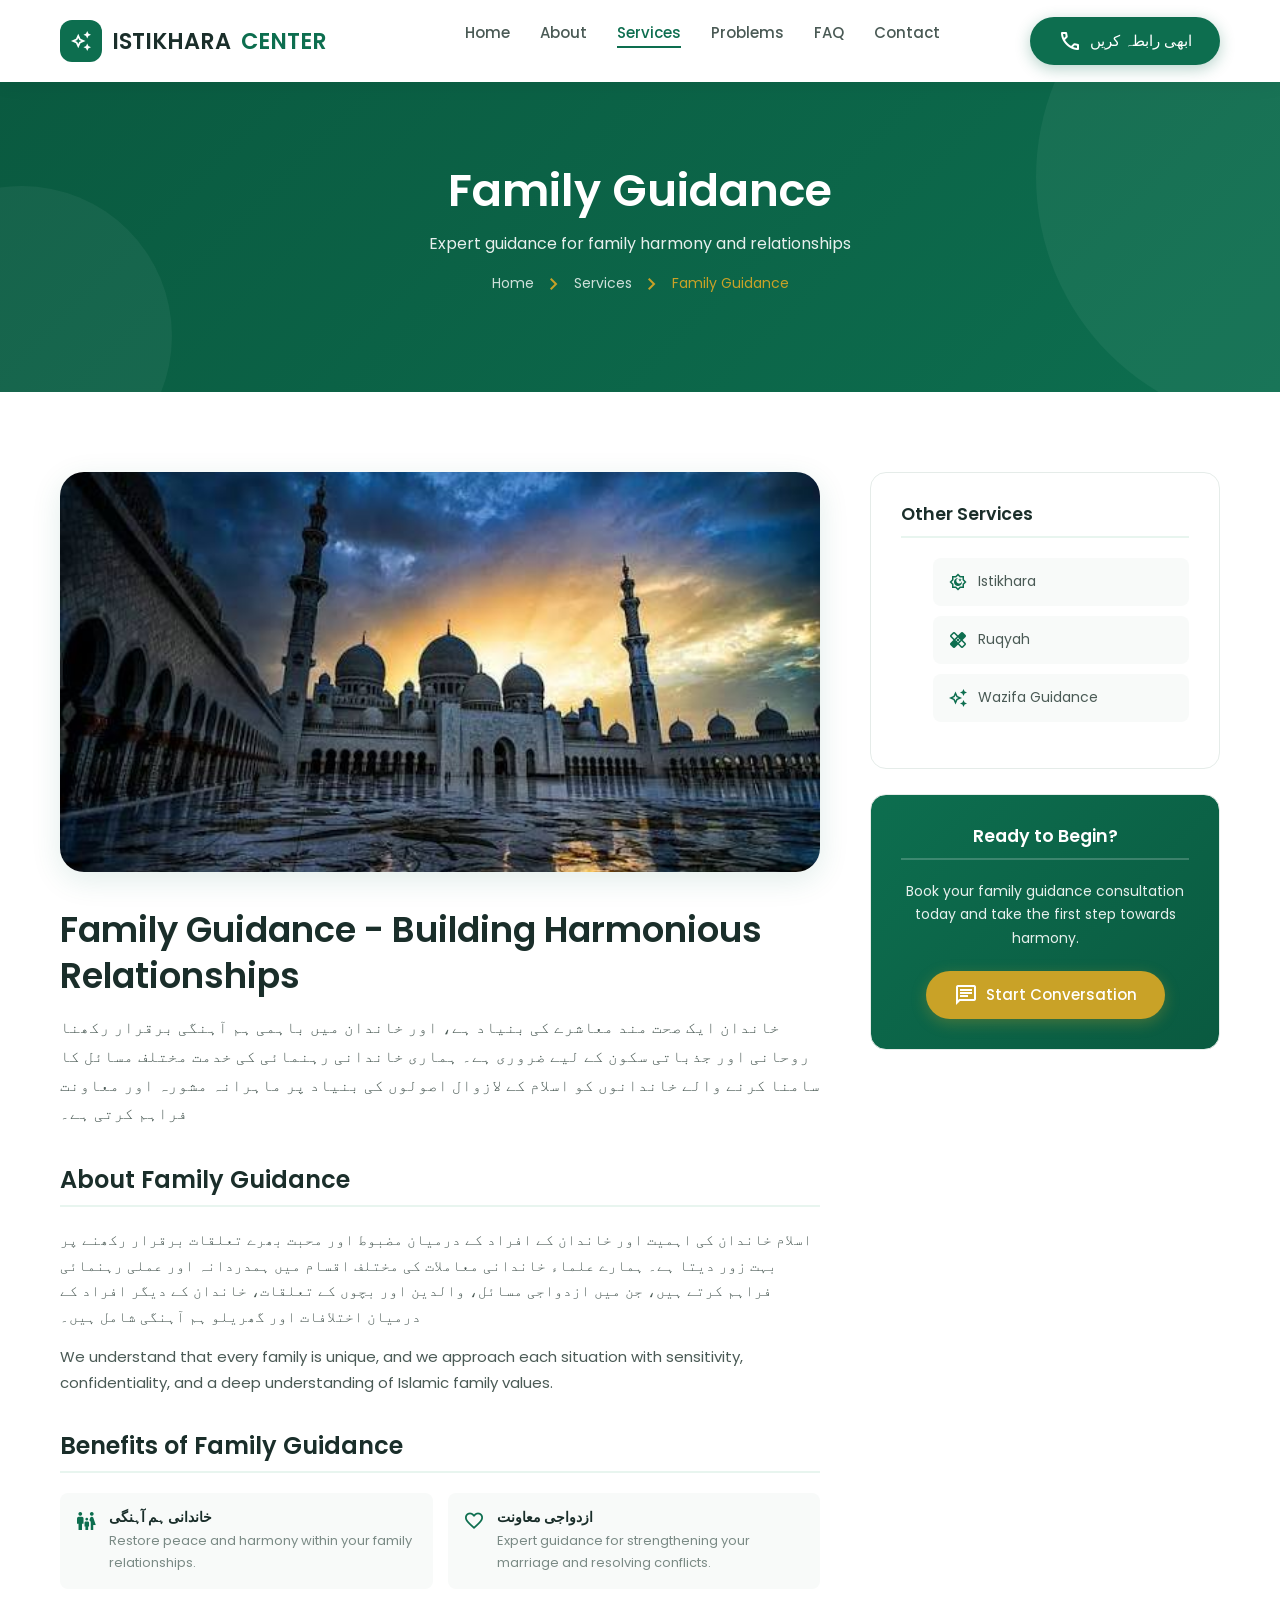
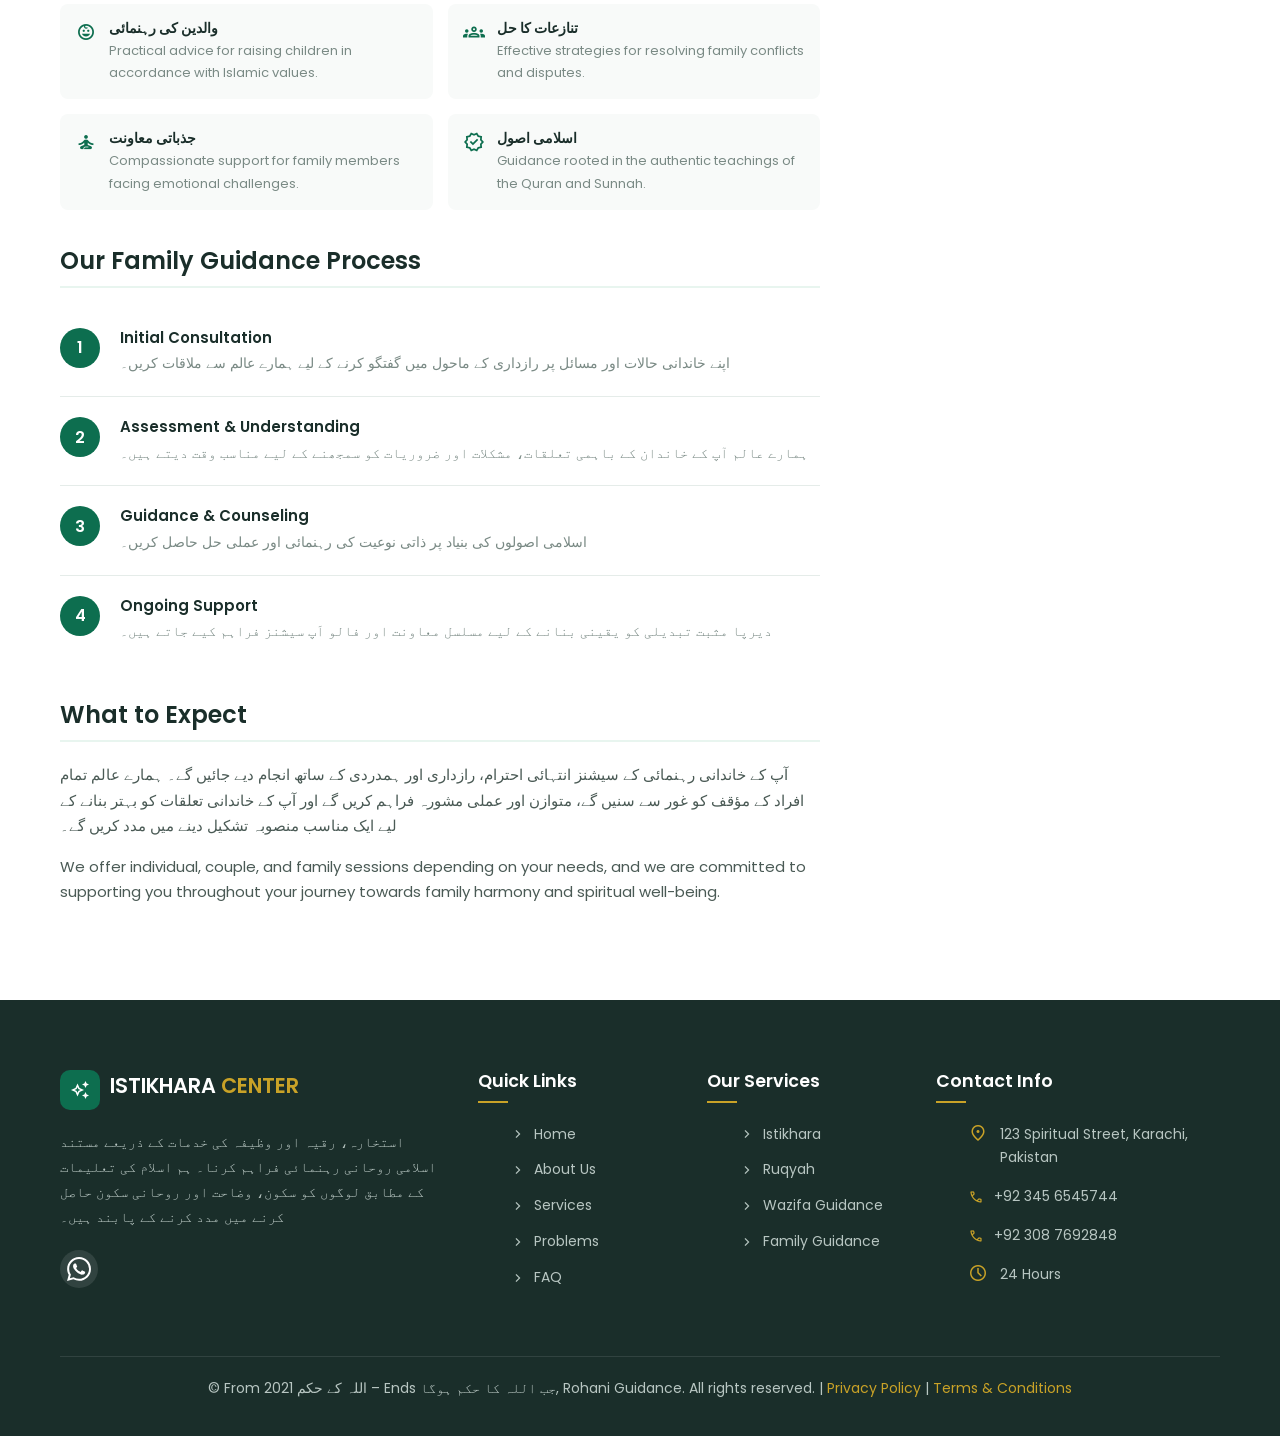
<file: pages/service-family.html>
<!DOCTYPE html>
<html lang="en">
<head>
    <meta charset="UTF-8">
    <meta name="viewport" content="width=device-width, initial-scale=1.0">
    <meta name="description" content="Family Guidance service - Expert guidance for family matters, relationships, and domestic harmony through Islamic principles.">
    <title>Family Guidance - Rohani Guidance</title>

    <link rel="preconnect" href="https://fonts.googleapis.com">
    <link rel="preconnect" href="https://fonts.gstatic.com" crossorigin>
    <link href="https://fonts.googleapis.com/css2?family=Poppins:wght@300;400;500;600;700&display=swap" rel="stylesheet">
    <link rel="stylesheet" href="https://fonts.googleapis.com/css2?family=Material+Symbols+Outlined:opsz,wght,FILL,GRAD@20..48,100..700,0..1,-50..200">
    <link href="https://cdn.jsdelivr.net/npm/bootstrap@5.3.3/dist/css/bootstrap.min.css" rel="stylesheet">
    <link rel="stylesheet" href="../assets/css/styles.css">
    <link rel="stylesheet" href="../assets/css/service-detail.css">
</head>
<body>
    <header></header>

    <main>
        <section class="page-hero">
            <div class="container">
                <h1 class="animate-fade-up">Family Guidance</h1>
                <p class="animate-fade-up delay-1">Expert guidance for family harmony and relationships</p>
                <div class="breadcrumb animate-fade-up delay-2">
                    <a href="../index.html">Home</a>
                    <span class="material-symbols-outlined">chevron_right</span>
                    <a href="services.html">Services</a>
                    <span class="material-symbols-outlined">chevron_right</span>
                    <span>Family Guidance</span>
                </div>
            </div>
        </section>

        <section class="service-detail">
            <div class="container">
                <div class="service-detail-layout">
                    <div class="service-main">
                        <img src="../assets/images/services-family.jpg" alt="Family Guidance service" class="service-main-image reveal">
                        <h1 class="reveal">Family Guidance - Building Harmonious Relationships</h1>
                        <p class="service-intro reveal">خاندان ایک صحت مند معاشرے کی بنیاد ہے، اور خاندان میں باہمی ہم آہنگی برقرار رکھنا روحانی اور جذباتی سکون کے لیے ضروری ہے۔ ہماری خاندانی رہنمائی کی خدمت مختلف مسائل کا سامنا کرنے والے خاندانوں کو اسلام کے لازوال اصولوں کی بنیاد پر ماہرانہ مشورہ اور معاونت فراہم کرتی ہے۔</p>

                        <h2 class="reveal">About Family Guidance</h2>
                        <p class="reveal">اسلام خاندان کی اہمیت اور خاندان کے افراد کے درمیان مضبوط اور محبت بھرے تعلقات برقرار رکھنے پر بہت زور دیتا ہے۔ ہمارے علماء خاندانی معاملات کی مختلف اقسام میں ہمدردانہ اور عملی رہنمائی فراہم کرتے ہیں، جن میں ازدواجی مسائل، والدین اور بچوں کے تعلقات، خاندان کے دیگر افراد کے درمیان اختلافات اور گھریلو ہم آہنگی شامل ہیں۔</p>
                        <p class="reveal">We understand that every family is unique, and we approach each situation with sensitivity, confidentiality, and a deep understanding of Islamic family values.</p>

                        <h2 class="reveal">Benefits of Family Guidance</h2>
                        <div class="benefits-list reveal">
                            <div class="benefit-item">
                                <span class="material-symbols-outlined">family_restroom</span>
                                <div>
                                    <h4>خاندانی ہم آہنگی</h4>
                                    <p>Restore peace and harmony within your family relationships.</p>
                                </div>
                            </div>
                            <div class="benefit-item">
                                <span class="material-symbols-outlined">favorite</span>
                                <div>
                                    <h4>ازدواجی معاونت</h4>
                                    <p>Expert guidance for strengthening your marriage and resolving conflicts.</p>
                                </div>
                            </div>
                            <div class="benefit-item">
                                <span class="material-symbols-outlined">child_care</span>
                                <div>
                                    <h4>والدین کی رہنمائی</h4>
                                    <p>Practical advice for raising children in accordance with Islamic values.</p>
                                </div>
                            </div>
                            <div class="benefit-item">
                                <span class="material-symbols-outlined">groups</span>
                                <div>
                                    <h4>تنازعات کا حل</h4>
                                    <p>Effective strategies for resolving family conflicts and disputes.</p>
                                </div>
                            </div>
                            <div class="benefit-item">
                                <span class="material-symbols-outlined">self_improvement</span>
                                <div>
                                    <h4>جذباتی معاونت</h4>
                                    <p>Compassionate support for family members facing emotional challenges.</p>
                                </div>
                            </div>
                            <div class="benefit-item">
                                <span class="material-symbols-outlined">verified</span>
                                <div>
                                    <h4>اسلامی اصول</h4>
                                    <p>Guidance rooted in the authentic teachings of the Quran and Sunnah.</p>
                                </div>
                            </div>
                        </div>

                        <h2 class="reveal">Our Family Guidance Process</h2>
                        <ul class="process-steps reveal">
                            <li class="process-step">
                                <div class="step-number">1</div>
                                <div>
                                    <h4>Initial Consultation</h4>
                                    <p>اپنے خاندانی حالات اور مسائل پر رازداری کے ماحول میں گفتگو کرنے کے لیے ہمارے عالم سے ملاقات کریں۔</p>
                                    <!-- <p>Meet with our scholar to discuss your family situation and concerns in a confidential setting.</p> -->
                                </div>
                            </li>
                            <li class="process-step">
                                <div class="step-number">2</div>
                                <div>
                                    <h4>Assessment & Understanding</h4>
                                    <p>ہمارے عالم آپ کے خاندان کے باہمی تعلقات، مشکلات اور ضروریات کو سمجھنے کے لیے مناسب وقت دیتے ہیں۔</p>
                                    <!-- <p>Our scholar takes time to understand the dynamics, challenges, and needs of your family.</p> -->
                                </div>
                            </li>
                            <li class="process-step">
                                <div class="step-number">3</div>
                                <div>
                                    <h4>Guidance & Counseling</h4>
                                    <p>اسلامی اصولوں کی بنیاد پر ذاتی نوعیت کی رہنمائی اور عملی حل حاصل کریں۔</p>
                                    <!-- <p>Receive personalized guidance and practical solutions based on Islamic principles.</p> -->
                                </div>
                            </li>
                            <li class="process-step">
                                <div class="step-number">4</div>
                                <div>
                                    <h4>Ongoing Support</h4>
                                    <p>دیرپا مثبت تبدیلی کو یقینی بنانے کے لیے مسلسل معاونت اور فالو اَپ سیشنز فراہم کیے جاتے ہیں۔</p>
                                    <!-- <p>Continued support and follow-up sessions to ensure lasting positive change.</p> -->
                                </div>
                            </li>
                        </ul>

                        <h2 class="reveal">What to Expect</h2>
                        <p class="reveal">آپ کے خاندانی رہنمائی کے سیشنز انتہائی احترام، رازداری اور ہمدردی کے ساتھ انجام دیے جائیں گے۔ ہمارے عالم تمام افراد کے مؤقف کو غور سے سنیں گے، متوازن اور عملی مشورہ فراہم کریں گے اور آپ کے خاندانی تعلقات کو بہتر بنانے کے لیے ایک مناسب منصوبہ تشکیل دینے میں مدد کریں گے۔</p>
                        <p class="reveal">We offer individual, couple, and family sessions depending on your needs, and we are committed to supporting you throughout your journey towards family harmony and spiritual well-being.</p>
                    </div>

                    <aside class="service-sidebar">
                        <div class="sidebar-card reveal">
                            <h3>Other Services</h3>
                            <ul class="other-services-list">
                                <li><a href="service-istikhara.html"><span class="material-symbols-outlined">prayer_times</span> Istikhara</a></li>
                                <li><a href="service-ruqyah.html"><span class="material-symbols-outlined">healing</span> Ruqyah</a></li>
                                <li><a href="service-wazifa.html"><span class="material-symbols-outlined">auto_awesome</span> Wazifa Guidance</a></li>
                            </ul>
                        </div>
                        <div class="sidebar-card sidebar-cta reveal">
                            <h3>Ready to Begin?</h3>
                            <p>Book your family guidance consultation today and take the first step towards harmony.</p>
                            <a href="https://wa.me/923087692848?text=Assalamualaikum%2C%20main%20Istikhara%20Center%20website%20se%20aya%20hoon.%20Mujhe%20ek%20problem%20hai%20jo%20main%20aap%20se%20share%20karna%20chahta%20hoon." target="_blank" class="btn btn-gold">
                                <span class="material-symbols-outlined">chat</span> Start Conversation
                            </a>
                        </div>
                    </aside>
                </div>
            </div>
        </section>
    </main>

    <footer></footer>

    <button id="backToTop" class="back-to-top" aria-label="Back to top">
        <span class="material-symbols-outlined">arrow_upward</span>
    </button>

    <script src="https://cdn.jsdelivr.net/npm/bootstrap@5.3.3/dist/js/bootstrap.bundle.min.js"></script>
    <script src="../assets/js/scripts.js"></script>
</body>
</html>
</file>
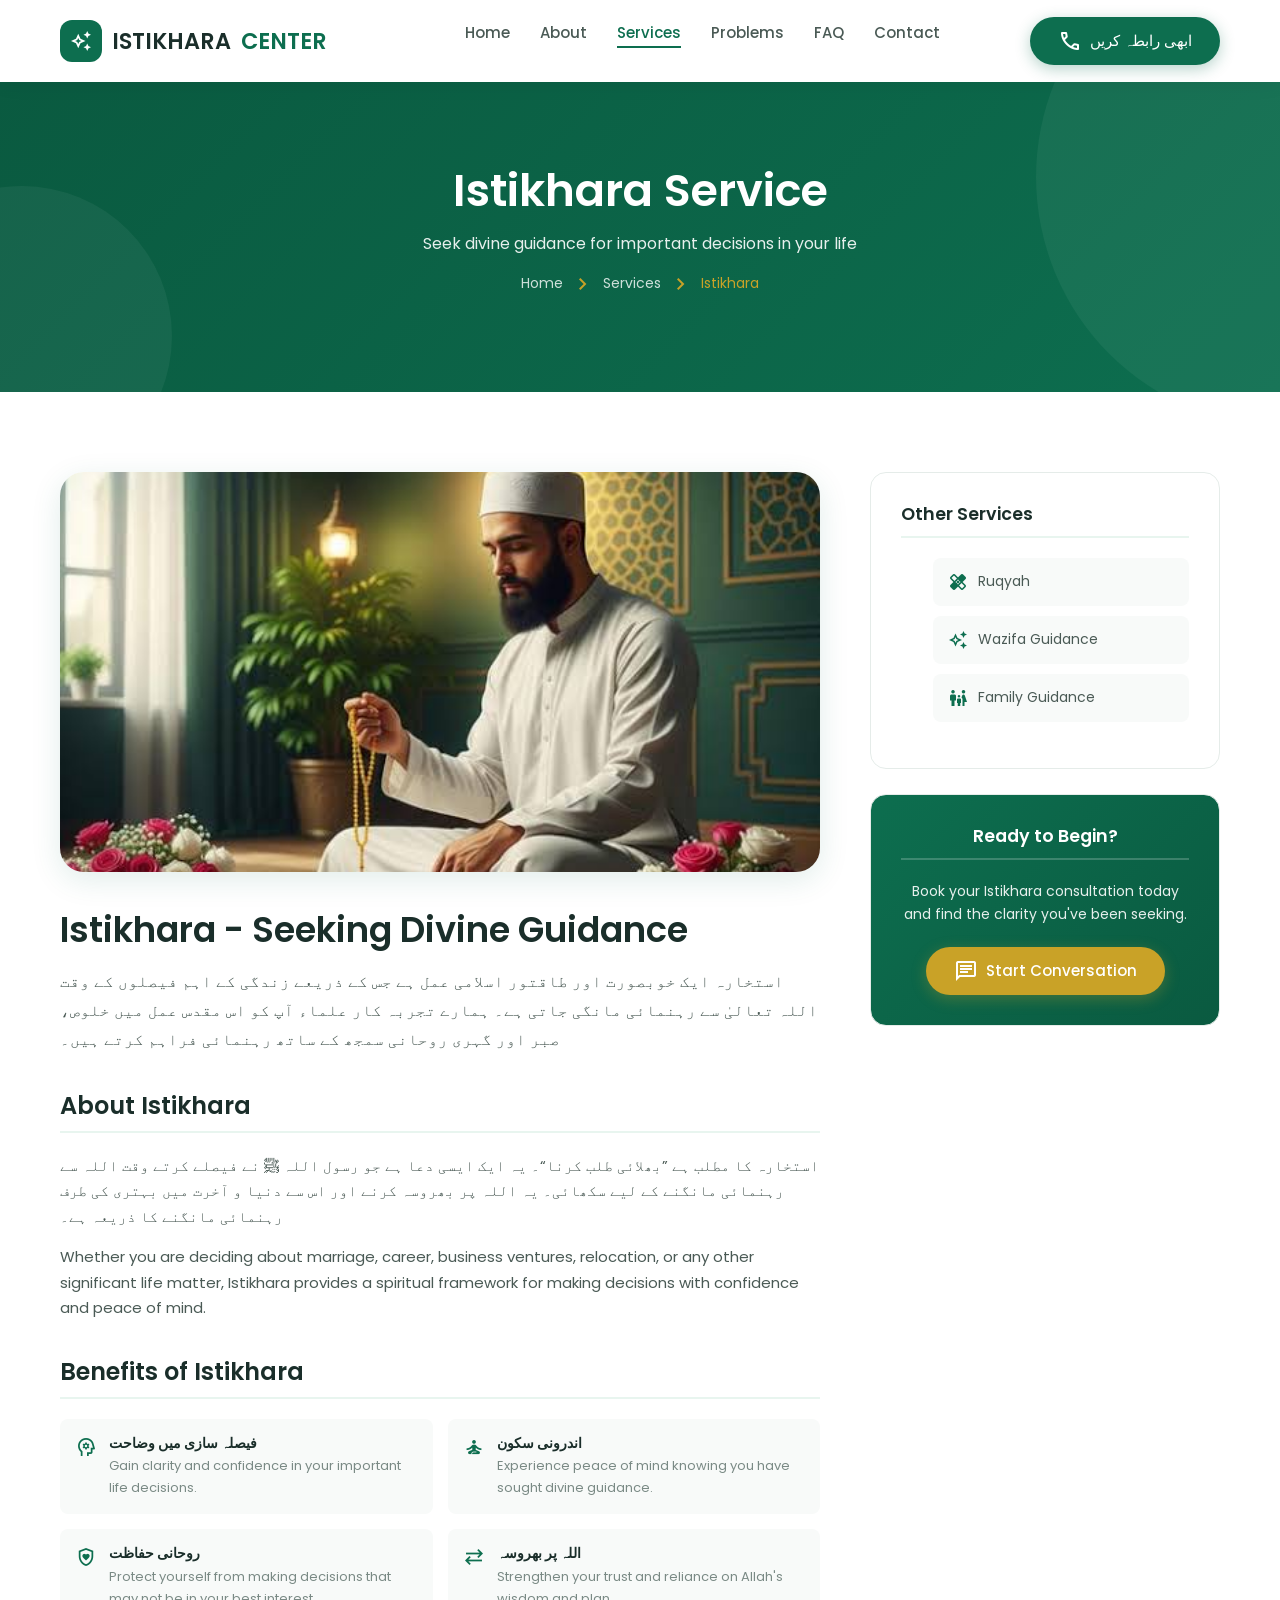
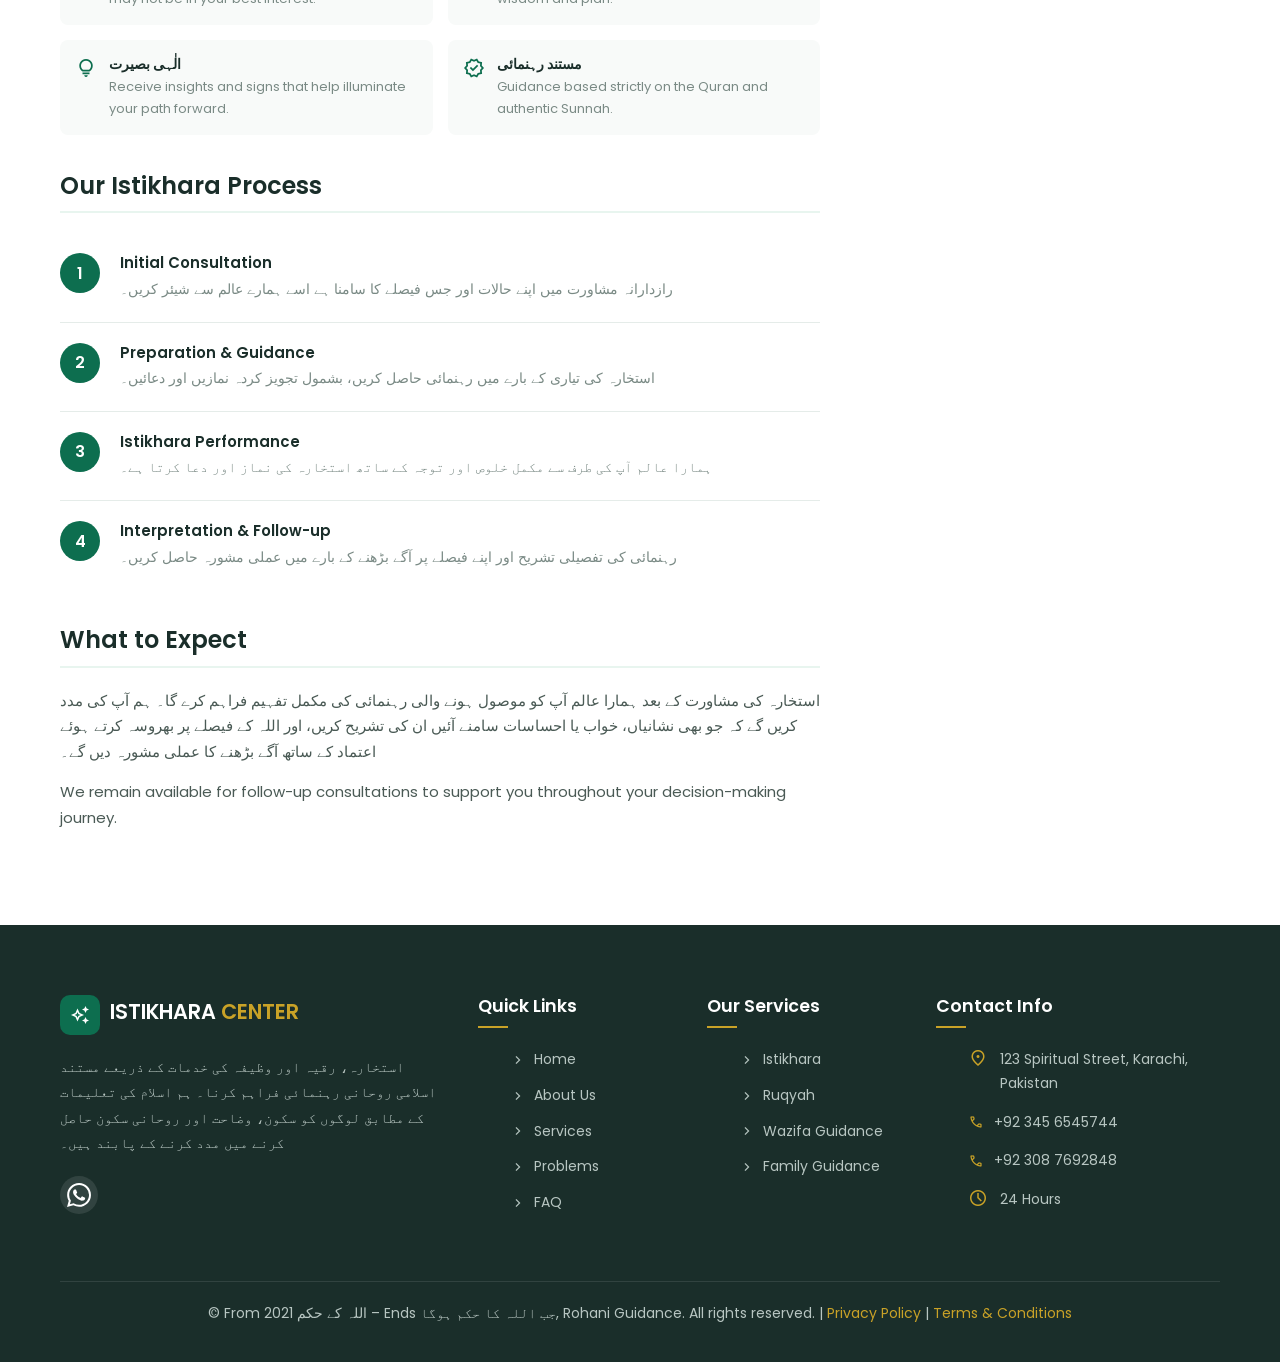
<file: pages/service-istikhara.html>
<!DOCTYPE html>
<html lang="en">
<head>
    <meta charset="UTF-8">
    <meta name="viewport" content="width=device-width, initial-scale=1.0">
    <meta name="description" content="Istikhara service - Seek divine guidance for important life decisions through authentic Islamic practice.">
    <title>Istikhara Service - Rohani Guidance</title>

    <link rel="preconnect" href="https://fonts.googleapis.com">
    <link rel="preconnect" href="https://fonts.gstatic.com" crossorigin>
    <link href="https://fonts.googleapis.com/css2?family=Poppins:wght@300;400;500;600;700&display=swap" rel="stylesheet">
    <link rel="stylesheet" href="https://fonts.googleapis.com/css2?family=Material+Symbols+Outlined:opsz,wght,FILL,GRAD@20..48,100..700,0..1,-50..200">
    <link href="https://cdn.jsdelivr.net/npm/bootstrap@5.3.3/dist/css/bootstrap.min.css" rel="stylesheet">
    <link rel="stylesheet" href="../assets/css/styles.css">
    <link rel="stylesheet" href="../assets/css/service-detail.css">
</head>
<body>
    <header></header>

    <main>
        <section class="page-hero">
            <div class="container">
                <h1 class="animate-fade-up">Istikhara Service</h1>
                <p class="animate-fade-up delay-1">Seek divine guidance for important decisions in your life</p>
                <div class="breadcrumb animate-fade-up delay-2">
                    <a href="../index.html">Home</a>
                    <span class="material-symbols-outlined">chevron_right</span>
                    <a href="services.html">Services</a>
                    <span class="material-symbols-outlined">chevron_right</span>
                    <span>Istikhara</span>
                </div>
            </div>
        </section>

        <section class="service-detail">
            <div class="container">
                <div class="service-detail-layout">
                    <div class="service-main">
                        <img src="../assets/images/services-istkhara.jpg" alt="Istikhara service" class="service-main-image reveal">
                        <h1 class="reveal">Istikhara - Seeking Divine Guidance</h1>
                        <p class="service-intro reveal">استخارہ ایک خوبصورت اور طاقتور اسلامی عمل ہے جس کے ذریعے زندگی کے اہم فیصلوں کے وقت اللہ تعالیٰ سے رہنمائی مانگی جاتی ہے۔ ہمارے تجربہ کار علماء آپ کو اس مقدس عمل میں خلوص، صبر اور گہری روحانی سمجھ کے ساتھ رہنمائی فراہم کرتے ہیں۔</p>

                        <h2 class="reveal">About Istikhara</h2>
                        <p class="reveal">استخارہ کا مطلب ہے ”بھلائی طلب کرنا“۔ یہ ایک ایسی دعا ہے جو رسول اللہ ﷺ نے فیصلے کرتے وقت اللہ سے رہنمائی مانگنے کے لیے سکھائی۔ یہ اللہ پر بھروسہ کرنے اور اس سے دنیا و آخرت میں بہتری کی طرف رہنمائی مانگنے کا ذریعہ ہے۔</p>
                        <p class="reveal">Whether you are deciding about marriage, career, business ventures, relocation, or any other significant life matter, Istikhara provides a spiritual framework for making decisions with confidence and peace of mind.</p>

                        <h2 class="reveal">Benefits of Istikhara</h2>
                        <div class="benefits-list reveal">
                            <div class="benefit-item">
                                <span class="material-symbols-outlined">psychology</span>
                                <div>
                                    <h4>فیصلہ سازی میں وضاحت</h4>
                                    <p>Gain clarity and confidence in your important life decisions.</p>
                                </div>
                            </div>
                            <div class="benefit-item">
                                <span class="material-symbols-outlined">self_improvement</span>
                                <div>
                                    <h4>اندرونی سکون</h4>
                                    <p>Experience peace of mind knowing you have sought divine guidance.</p>
                                </div>
                            </div>
                            <div class="benefit-item">
                                <span class="material-symbols-outlined">shield_with_heart</span>
                                <div>
                                    <h4>روحانی حفاظت</h4>
                                    <p>Protect yourself from making decisions that may not be in your best interest.</p>
                                </div>
                            </div>
                            <div class="benefit-item">
                                <span class="material-symbols-outlined">sync_alt</span>
                                <div>
                                    <h4>اللہ پر بھروسہ</h4>
                                    <p>Strengthen your trust and reliance on Allah's wisdom and plan.</p>
                                </div>
                            </div>
                            <div class="benefit-item">
                                <span class="material-symbols-outlined">lightbulb</span>
                                <div>
                                    <h4>الٰہی بصیرت</h4>
                                    <p>Receive insights and signs that help illuminate your path forward.</p>
                                </div>
                            </div>
                            <div class="benefit-item">
                                <span class="material-symbols-outlined">verified</span>
                                <div>
                                    <h4>مستند رہنمائی</h4>
                                    <p>Guidance based strictly on the Quran and authentic Sunnah.</p>
                                </div>
                            </div>
                        </div>

                        <h2 class="reveal">Our Istikhara Process</h2>
                        <ul class="process-steps reveal">
                            <li class="process-step">
                                <div class="step-number">1</div>
                                <div>
                                    <h4>Initial Consultation</h4>
                                    <p>رازدارانہ مشاورت میں اپنے حالات اور جس فیصلے کا سامنا ہے اسے ہمارے عالم سے شیئر کریں۔</p>
                                    <!-- <p>Share your situation and the decision you are facing with our scholar in a confidential consultation.</p> -->
                                </div>
                            </li>
                            <li class="process-step">
                                <div class="step-number">2</div>
                                <div>
                                    <h4>Preparation & Guidance</h4>
                                    <p>استخارہ کی تیاری کے بارے میں رہنمائی حاصل کریں، بشمول تجویز کردہ نمازیں اور دعائیں۔</p>
                                    <!-- <p>Receive guidance on how to prepare for Istikhara, including recommended prayers and supplications.</p> -->
                                </div>
                            </li>
                            <li class="process-step">
                                <div class="step-number">3</div>
                                <div>
                                    <h4>Istikhara Performance</h4>
                                    <p>ہمارا عالم آپ کی طرف سے مکمل خلوص اور توجہ کے ساتھ استخارہ کی نماز اور دعا کرتا ہے۔</p>
                                    <!-- <p>Our scholar performs the Istikhara prayer and supplication on your behalf with full sincerity and focus.</p> -->
                                </div>
                            </li>
                            <li class="process-step">
                                <div class="step-number">4</div>
                                <div>
                                    <h4>Interpretation & Follow-up</h4>
                                    <p>رہنمائی کی تفصیلی تشریح اور اپنے فیصلے پر آگے بڑھنے کے بارے میں عملی مشورہ حاصل کریں۔</p>
                                    <!-- <p>Receive a detailed interpretation of the guidance and practical advice on how to proceed with your decision.</p> -->
                                </div>
                            </li>
                        </ul>

                        <h2 class="reveal">What to Expect</h2>
                        <p class="reveal">استخارہ کی مشاورت کے بعد ہمارا عالم آپ کو موصول ہونے والی رہنمائی کی مکمل تفہیم فراہم کرے گا۔ ہم آپ کی مدد کریں گے کہ جو بھی نشانیاں، خواب یا احساسات سامنے آئیں ان کی تشریح کریں، اور اللہ کے فیصلے پر بھروسہ کرتے ہوئے اعتماد کے ساتھ آگے بڑھنے کا عملی مشورہ دیں گے۔</p>
                        <p class="reveal">We remain available for follow-up consultations to support you throughout your decision-making journey.</p>
                    </div>

                    <aside class="service-sidebar">
                        <div class="sidebar-card reveal">
                            <h3>Other Services</h3>
                            <ul class="other-services-list">
                                <li><a href="service-ruqyah.html"><span class="material-symbols-outlined">healing</span> Ruqyah</a></li>
                                <li><a href="service-wazifa.html"><span class="material-symbols-outlined">auto_awesome</span> Wazifa Guidance</a></li>
                                <li><a href="service-family.html"><span class="material-symbols-outlined">family_restroom</span> Family Guidance</a></li>
                            </ul>
                        </div>
                        <div class="sidebar-card sidebar-cta reveal">
                            <h3>Ready to Begin?</h3>
                            <p>Book your Istikhara consultation today and find the clarity you've been seeking.</p>
                            <a href="https://wa.me/923087692848?text=Assalamualaikum%2C%20main%20Istikhara%20Center%20website%20se%20aya%20hoon.%20Mujhe%20ek%20problem%20hai%20jo%20main%20aap%20se%20share%20karna%20chahta%20hoon." target="_blank" class="btn btn-gold">
                                <span class="material-symbols-outlined">chat</span> Start Conversation
                            </a>
                        </div>
                    </aside>
                </div>
            </div>
        </section>
    </main>

    <footer></footer>

    <button id="backToTop" class="back-to-top" aria-label="Back to top">
        <span class="material-symbols-outlined">arrow_upward</span>
    </button>

    <script src="https://cdn.jsdelivr.net/npm/bootstrap@5.3.3/dist/js/bootstrap.bundle.min.js"></script>
    <script src="../assets/js/scripts.js"></script>
</body>
</html>
</file>
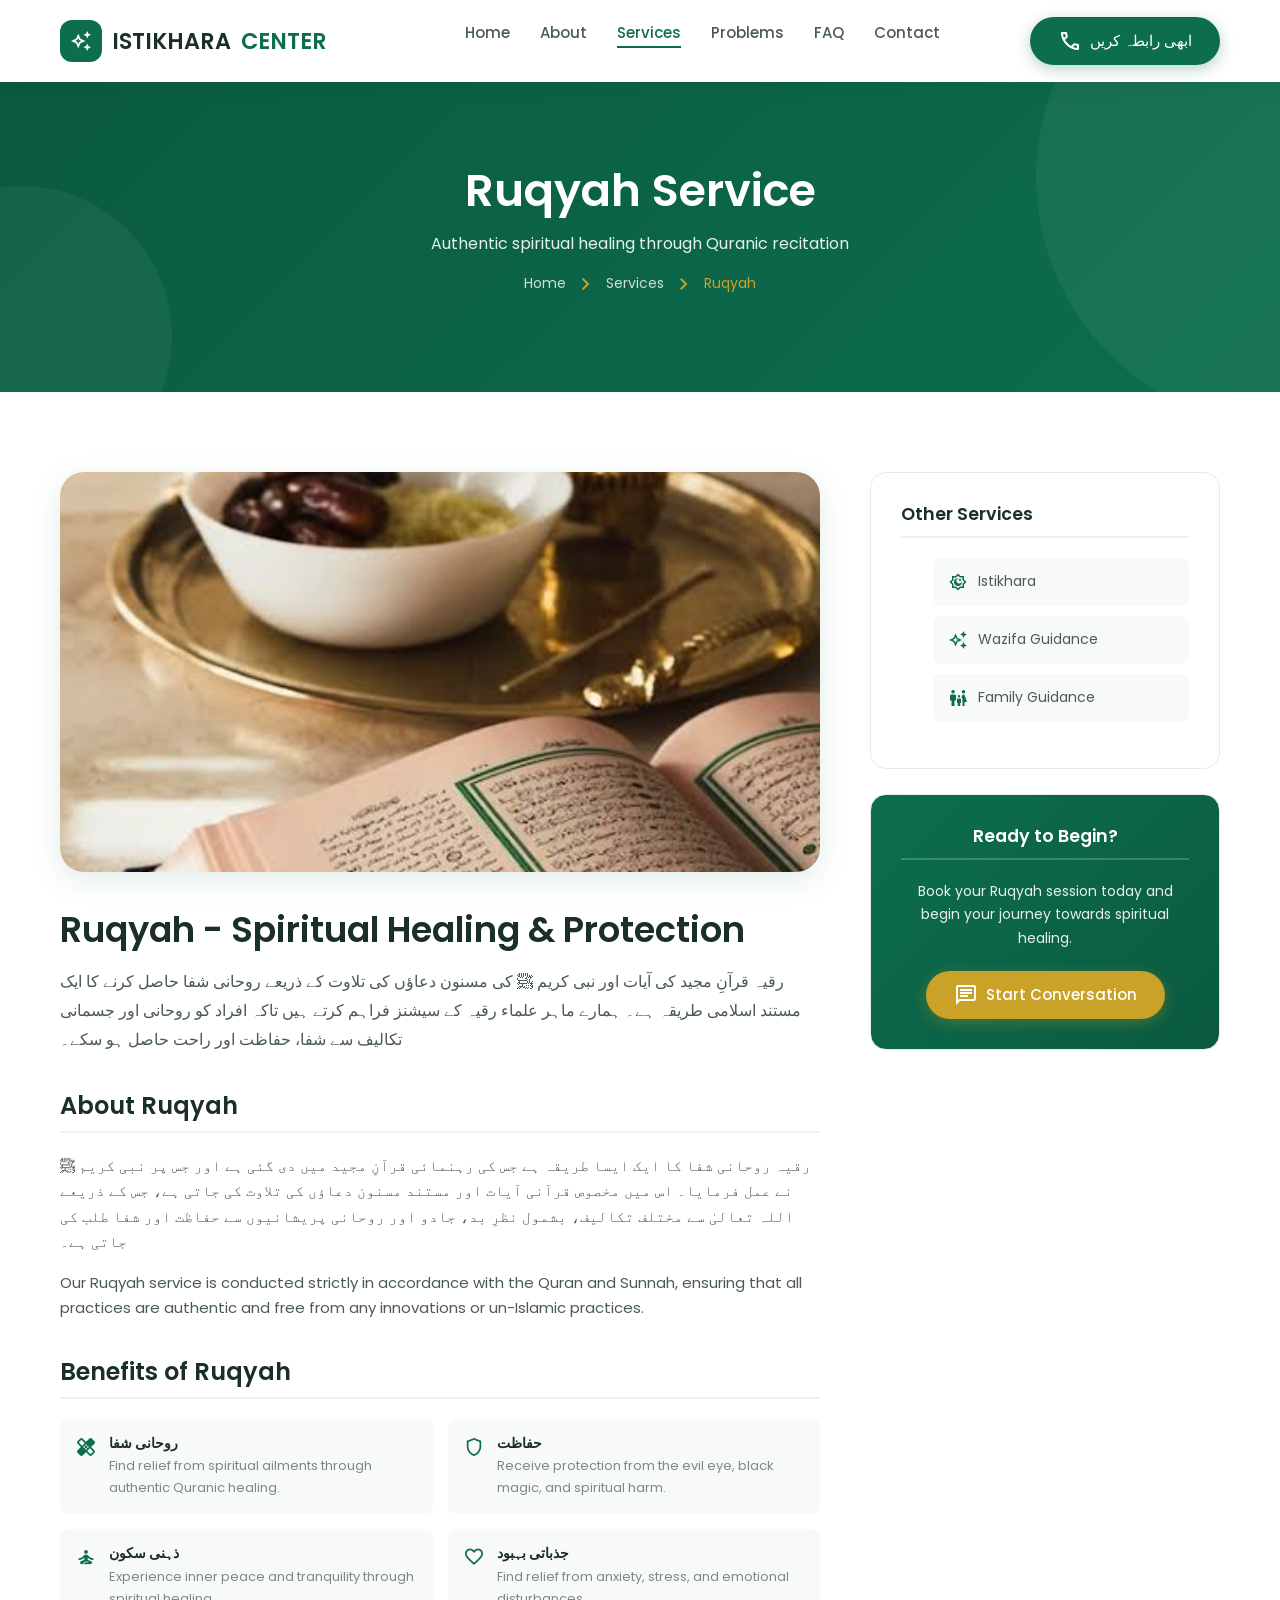
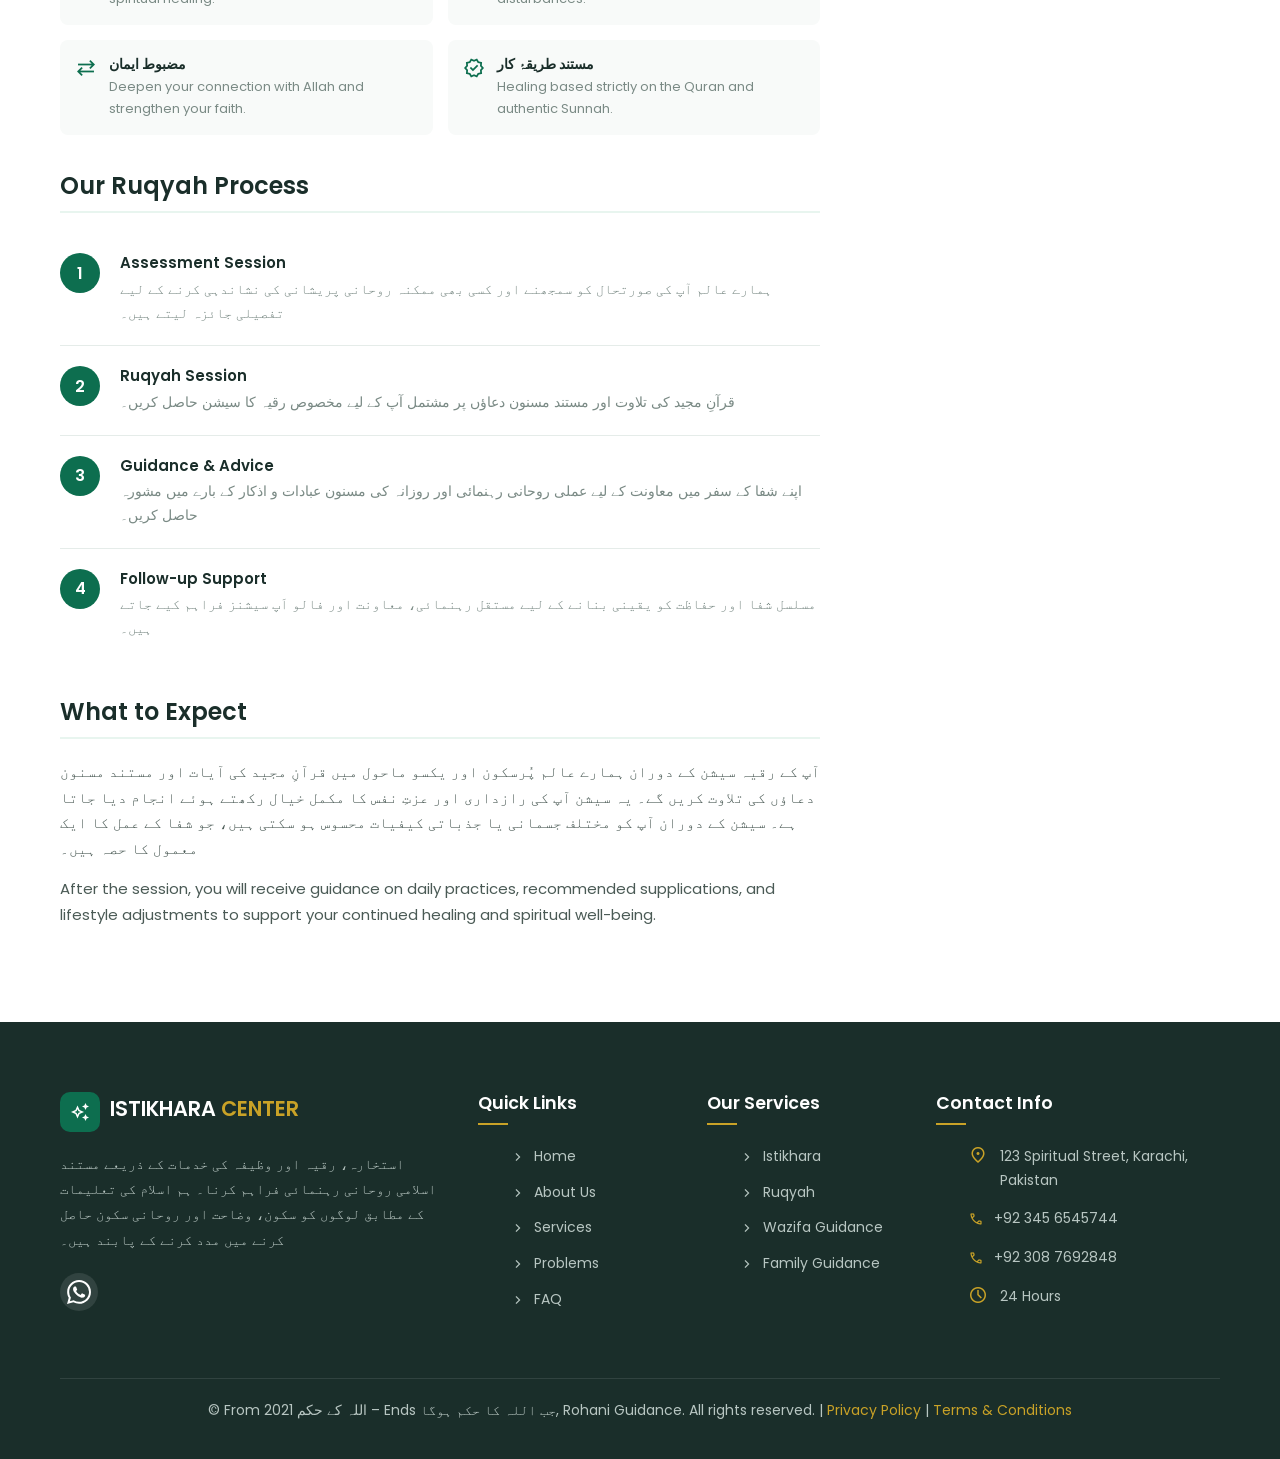
<file: pages/service-ruqyah.html>
<!DOCTYPE html>
<html lang="en">
<head>
    <meta charset="UTF-8">
    <meta name="viewport" content="width=device-width, initial-scale=1.0">
    <meta name="description" content="Ruqyah service - Authentic spiritual healing through Quranic recitation and Prophetic supplications.">
    <title>Ruqyah Service - Rohani Guidance</title>

    <link rel="preconnect" href="https://fonts.googleapis.com">
    <link rel="preconnect" href="https://fonts.gstatic.com" crossorigin>
    <link href="https://fonts.googleapis.com/css2?family=Poppins:wght@300;400;500;600;700&display=swap" rel="stylesheet">
    <link rel="stylesheet" href="https://fonts.googleapis.com/css2?family=Material+Symbols+Outlined:opsz,wght,FILL,GRAD@20..48,100..700,0..1,-50..200">
    <link href="https://cdn.jsdelivr.net/npm/bootstrap@5.3.3/dist/css/bootstrap.min.css" rel="stylesheet">
    <link rel="stylesheet" href="../assets/css/styles.css">
    <link rel="stylesheet" href="../assets/css/service-detail.css">
</head>
<body>
    <header></header>

    <main>
        <section class="page-hero">
            <div class="container">
                <h1 class="animate-fade-up">Ruqyah Service</h1>
                <p class="animate-fade-up delay-1">Authentic spiritual healing through Quranic recitation</p>
                <div class="breadcrumb animate-fade-up delay-2">
                    <a href="../index.html">Home</a>
                    <span class="material-symbols-outlined">chevron_right</span>
                    <a href="services.html">Services</a>
                    <span class="material-symbols-outlined">chevron_right</span>
                    <span>Ruqyah</span>
                </div>
            </div>
        </section>

        <section class="service-detail">
            <div class="container">
                <div class="service-detail-layout">
                    <div class="service-main">
                        <img src="../assets/images/services-ruqyah.jpg" alt="Ruqyah service" class="service-main-image reveal">
                        <h1 class="reveal">Ruqyah - Spiritual Healing & Protection</h1>
                        <p class="service-intro reveal">رقیہ قرآنِ مجید کی آیات اور نبی کریم ﷺ کی مسنون دعاؤں کی تلاوت کے ذریعے روحانی شفا حاصل کرنے کا ایک مستند اسلامی طریقہ ہے۔ ہمارے ماہر علماء رقیہ کے سیشنز فراہم کرتے ہیں تاکہ افراد کو روحانی اور جسمانی تکالیف سے شفا، حفاظت اور راحت حاصل ہو سکے۔</p>

                        <h2 class="reveal">About Ruqyah</h2>
                        <p class="reveal">رقیہ روحانی شفا کا ایک ایسا طریقہ ہے جس کی رہنمائی قرآنِ مجید میں دی گئی ہے اور جس پر نبی کریم ﷺ نے عمل فرمایا۔ اس میں مخصوص قرآنی آیات اور مستند مسنون دعاؤں کی تلاوت کی جاتی ہے، جس کے ذریعے اللہ تعالیٰ سے مختلف تکالیف، بشمول نظرِ بد، جادو اور روحانی پریشانیوں سے حفاظت اور شفا طلب کی جاتی ہے۔</p>
                        <p class="reveal">Our Ruqyah service is conducted strictly in accordance with the Quran and Sunnah, ensuring that all practices are authentic and free from any innovations or un-Islamic practices.</p>

                        <h2 class="reveal">Benefits of Ruqyah</h2>
                        <div class="benefits-list reveal">
                            <div class="benefit-item">
                                <span class="material-symbols-outlined">healing</span>
                                <div>
                                    <h4>روحانی شفا</h4>
                                    <p>Find relief from spiritual ailments through authentic Quranic healing.</p>
                                </div>
                            </div>
                            <div class="benefit-item">
                                <span class="material-symbols-outlined">shield</span>
                                <div>
                                    <h4>حفاظت</h4>
                                    <p>Receive protection from the evil eye, black magic, and spiritual harm.</p>
                                </div>
                            </div>
                            <div class="benefit-item">
                                <span class="material-symbols-outlined">self_improvement</span>
                                <div>
                                    <h4>ذہنی سکون</h4>
                                    <p>Experience inner peace and tranquility through spiritual healing.</p>
                                </div>
                            </div>
                            <div class="benefit-item">
                                <span class="material-symbols-outlined">favorite</span>
                                <div>
                                    <h4>جذباتی بہبود</h4>
                                    <p>Find relief from anxiety, stress, and emotional disturbances.</p>
                                </div>
                            </div>
                            <div class="benefit-item">
                                <span class="material-symbols-outlined">sync_alt</span>
                                <div>
                                    <h4>مضبوط ایمان</h4>
                                    <p>Deepen your connection with Allah and strengthen your faith.</p>
                                </div>
                            </div>
                            <div class="benefit-item">
                                <span class="material-symbols-outlined">verified</span>
                                <div>
                                    <h4>مستند طریقۂ کار</h4>
                                    <p>Healing based strictly on the Quran and authentic Sunnah.</p>
                                </div>
                            </div>
                        </div>

                        <h2 class="reveal">Our Ruqyah Process</h2>
                        <ul class="process-steps reveal">
                            <li class="process-step">
                                <div class="step-number">1</div>
                                <div>
                                    <h4>Assessment Session</h4>
                                    <p>ہمارے عالم آپ کی صورتحال کو سمجھنے اور کسی بھی ممکنہ روحانی پریشانی کی نشاندہی کرنے کے لیے تفصیلی جائزہ لیتے ہیں۔</p>
                                    <!-- <p>Our scholar conducts a thorough assessment to understand your situation and identify any spiritual concerns.</p> -->
                                </div>
                            </li>
                            <li class="process-step">
                                <div class="step-number">2</div>
                                <div>
                                    <h4>Ruqyah Session</h4>
                                    <p>قرآنِ مجید کی تلاوت اور مستند مسنون دعاؤں پر مشتمل آپ کے لیے مخصوص رقیہ کا سیشن حاصل کریں۔</p>
                                    <!-- <p>Receive a personalized Ruqyah session with Quranic recitation and authentic supplications.</p> -->
                                </div>
                            </li>
                            <li class="process-step">
                                <div class="step-number">3</div>
                                <div>
                                    <h4>Guidance & Advice</h4>
                                    <p>اپنے شفا کے سفر میں معاونت کے لیے عملی روحانی رہنمائی اور روزانہ کی مسنون عبادات و اذکار کے بارے میں مشورہ حاصل کریں۔</p>
                                    <!-- <p>Receive practical spiritual advice and daily practices to support your healing journey.</p> -->
                                </div>
                            </li>
                            <li class="process-step">
                                <div class="step-number">4</div>
                                <div>
                                    <h4>Follow-up Support</h4>
                                    <p>مسلسل شفا اور حفاظت کو یقینی بنانے کے لیے مستقل رہنمائی، معاونت اور فالو اَپ سیشنز فراہم کیے جاتے ہیں۔</p>
                                    <!-- <p>Ongoing support and follow-up sessions to ensure continued healing and protection.</p> -->
                                </div>
                            </li>
                        </ul>

                        <h2 class="reveal">What to Expect</h2>
                        <p class="reveal">آپ کے رقیہ سیشن کے دوران ہمارے عالم پُرسکون اور یکسو ماحول میں قرآنِ مجید کی آیات اور مستند مسنون دعاؤں کی تلاوت کریں گے۔ یہ سیشن آپ کی رازداری اور عزتِ نفس کا مکمل خیال رکھتے ہوئے انجام دیا جاتا ہے۔ سیشن کے دوران آپ کو مختلف جسمانی یا جذباتی کیفیات محسوس ہو سکتی ہیں، جو شفا کے عمل کا ایک معمول کا حصہ ہیں۔</p>
                        <p class="reveal">After the session, you will receive guidance on daily practices, recommended supplications, and lifestyle adjustments to support your continued healing and spiritual well-being.</p>
                    </div>

                    <aside class="service-sidebar">
                        <div class="sidebar-card reveal">
                            <h3>Other Services</h3>
                            <ul class="other-services-list">
                                <li><a href="service-istikhara.html"><span class="material-symbols-outlined">prayer_times</span> Istikhara</a></li>
                                <li><a href="service-wazifa.html"><span class="material-symbols-outlined">auto_awesome</span> Wazifa Guidance</a></li>
                                <li><a href="service-family.html"><span class="material-symbols-outlined">family_restroom</span> Family Guidance</a></li>
                            </ul>
                        </div>
                        <div class="sidebar-card sidebar-cta reveal">
                            <h3>Ready to Begin?</h3>
                            <p>Book your Ruqyah session today and begin your journey towards spiritual healing.</p>
                            <a href="https://wa.me/923087692848?text=Assalamualaikum%2C%20main%20Istikhara%20Center%20website%20se%20aya%20hoon.%20Mujhe%20ek%20problem%20hai%20jo%20main%20aap%20se%20share%20karna%20chahta%20hoon." target="_blank" class="btn btn-gold">
                                <span class="material-symbols-outlined">chat</span> Start Conversation
                            </a>
                        </div>
                    </aside>
                </div>
            </div>
        </section>
    </main>

    <footer></footer>

    <button id="backToTop" class="back-to-top" aria-label="Back to top">
        <span class="material-symbols-outlined">arrow_upward</span>
    </button>

    <script src="https://cdn.jsdelivr.net/npm/bootstrap@5.3.3/dist/js/bootstrap.bundle.min.js"></script>
    <script src="../assets/js/scripts.js"></script>
</body>
</html>
</file>
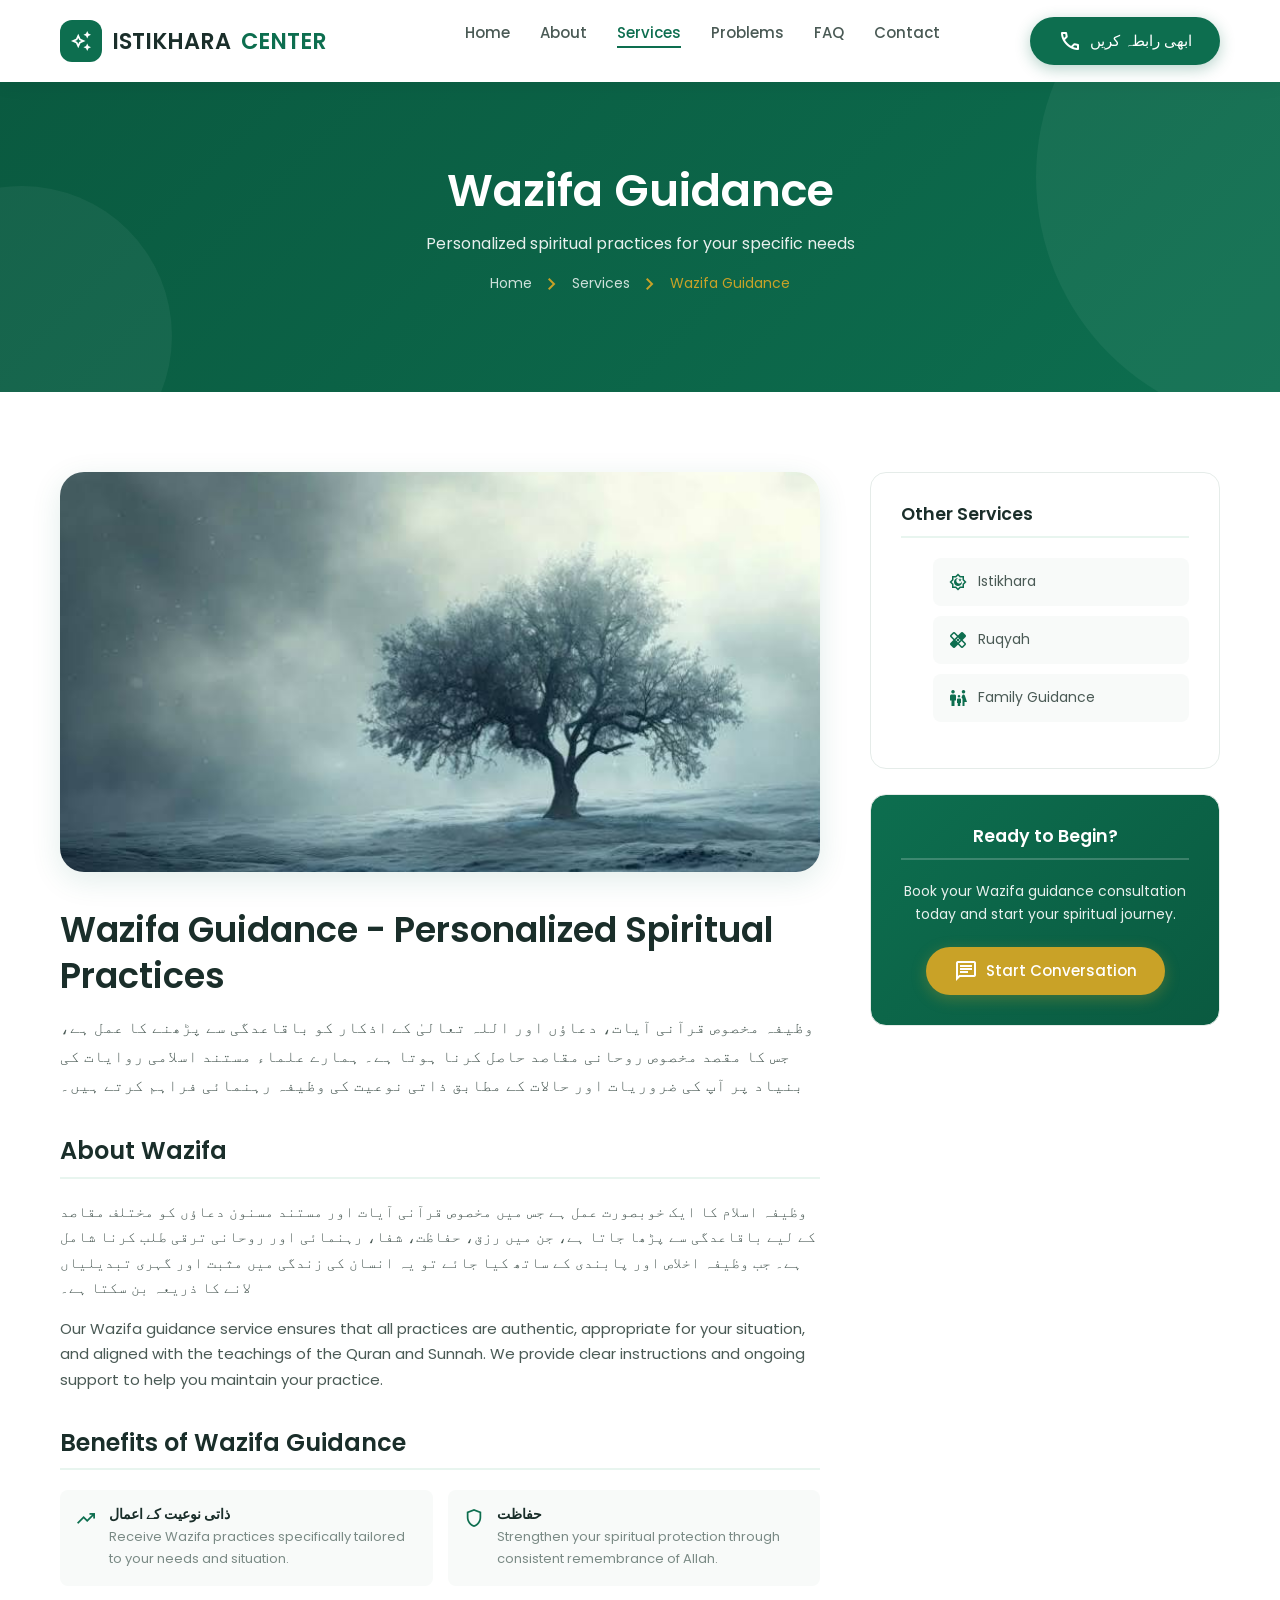
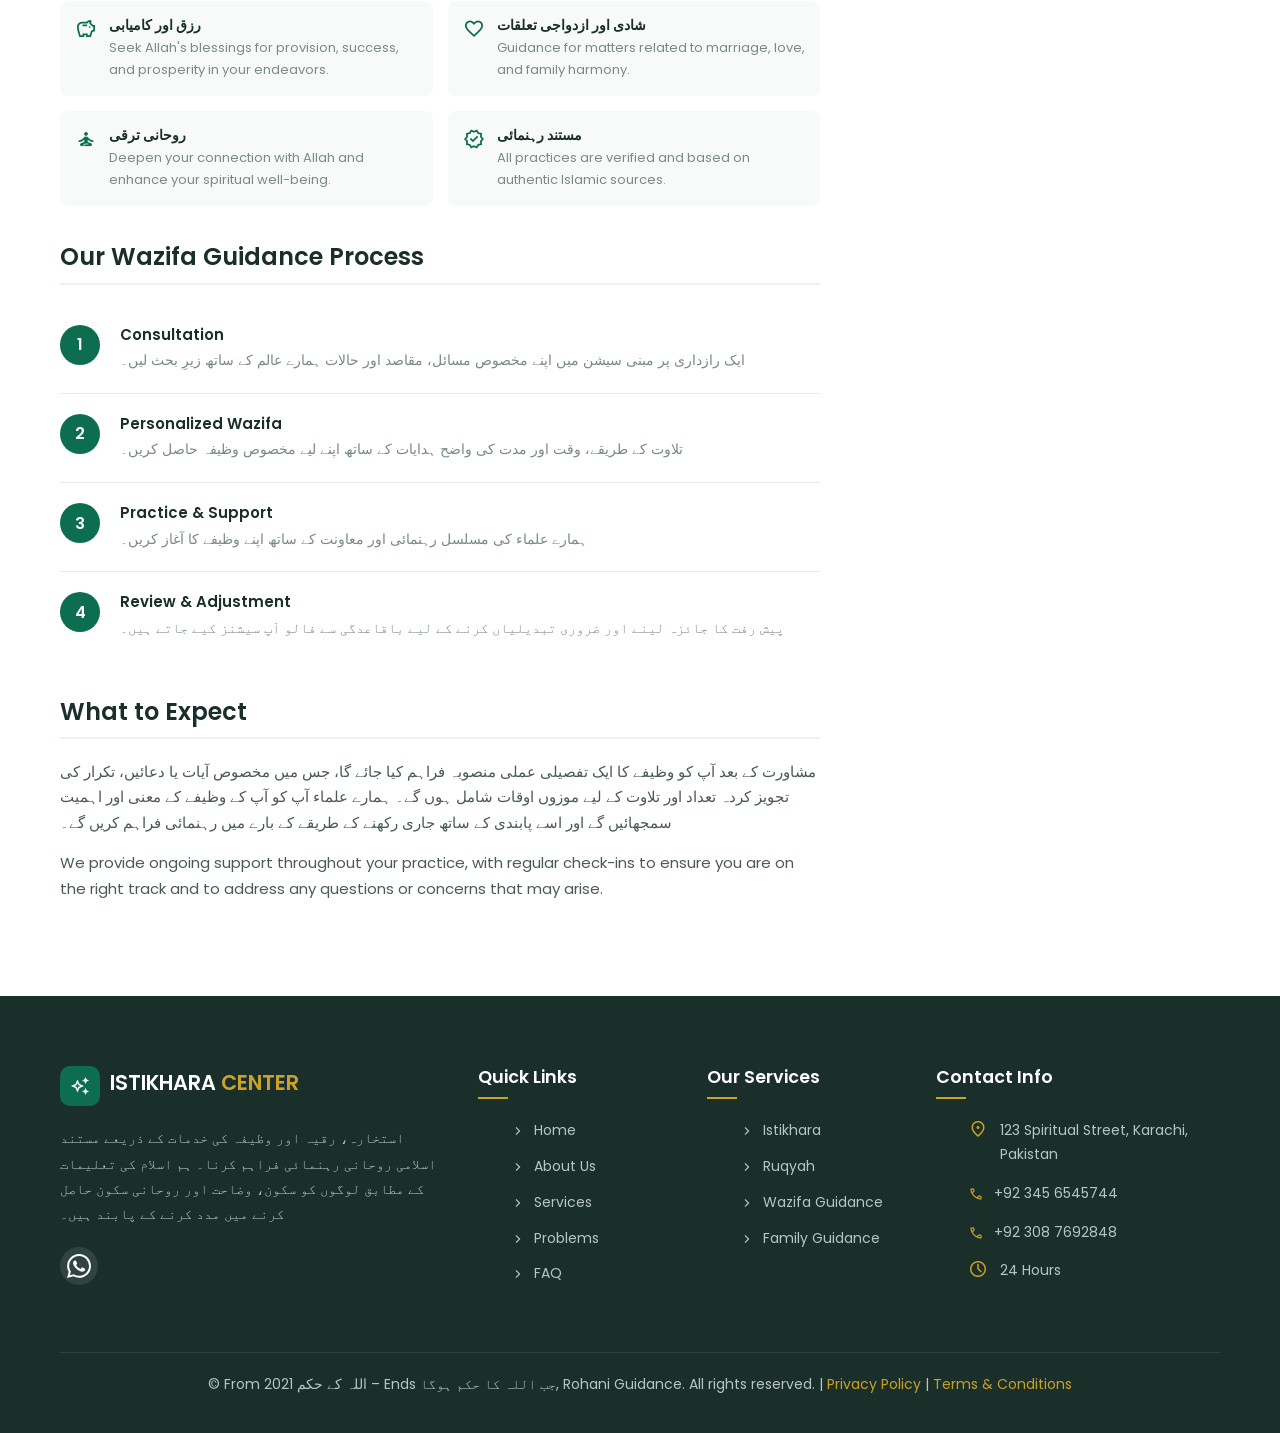
<file: pages/service-wazifa.html>
<!DOCTYPE html>
<html lang="en">
<head>
    <meta charset="UTF-8">
    <meta name="viewport" content="width=device-width, initial-scale=1.0">
    <meta name="description" content="Wazifa Guidance service - Personalized spiritual practices for various life matters based on authentic Islamic traditions.">
    <title>Wazifa Guidance - Rohani Guidance</title>

    <link rel="preconnect" href="https://fonts.googleapis.com">
    <link rel="preconnect" href="https://fonts.gstatic.com" crossorigin>
    <link href="https://fonts.googleapis.com/css2?family=Poppins:wght@300;400;500;600;700&display=swap" rel="stylesheet">
    <link rel="stylesheet" href="https://fonts.googleapis.com/css2?family=Material+Symbols+Outlined:opsz,wght,FILL,GRAD@20..48,100..700,0..1,-50..200">
    <link href="https://cdn.jsdelivr.net/npm/bootstrap@5.3.3/dist/css/bootstrap.min.css" rel="stylesheet">
    <link rel="stylesheet" href="../assets/css/styles.css">
    <link rel="stylesheet" href="../assets/css/service-detail.css">
</head>
<body>
    <header></header>

    <main>
        <section class="page-hero">
            <div class="container">
                <h1 class="animate-fade-up">Wazifa Guidance</h1>
                <p class="animate-fade-up delay-1">Personalized spiritual practices for your specific needs</p>
                <div class="breadcrumb animate-fade-up delay-2">
                    <a href="../index.html">Home</a>
                    <span class="material-symbols-outlined">chevron_right</span>
                    <a href="services.html">Services</a>
                    <span class="material-symbols-outlined">chevron_right</span>
                    <span>Wazifa Guidance</span>
                </div>
            </div>
        </section>

        <section class="service-detail">
            <div class="container">
                <div class="service-detail-layout">
                    <div class="service-main">
                        <img src="../assets/images/services-wazifa.jpg" alt="Wazifa Guidance service" class="service-main-image reveal">
                        <h1 class="reveal">Wazifa Guidance - Personalized Spiritual Practices</h1>
                        <p class="service-intro reveal">وظیفہ مخصوص قرآنی آیات، دعاؤں اور اللہ تعالیٰ کے اذکار کو باقاعدگی سے پڑھنے کا عمل ہے، جس کا مقصد مخصوص روحانی مقاصد حاصل کرنا ہوتا ہے۔ ہمارے علماء مستند اسلامی روایات کی بنیاد پر آپ کی ضروریات اور حالات کے مطابق ذاتی نوعیت کی وظیفہ رہنمائی فراہم کرتے ہیں۔</p>

                        <h2 class="reveal">About Wazifa</h2>
                        <p class="reveal">وظیفہ اسلام کا ایک خوبصورت عمل ہے جس میں مخصوص قرآنی آیات اور مستند مسنون دعاؤں کو مختلف مقاصد کے لیے باقاعدگی سے پڑھا جاتا ہے، جن میں رزق، حفاظت، شفا، رہنمائی اور روحانی ترقی طلب کرنا شامل ہے۔ جب وظیفہ اخلاص اور پابندی کے ساتھ کیا جائے تو یہ انسان کی زندگی میں مثبت اور گہری تبدیلیاں لانے کا ذریعہ بن سکتا ہے۔</p>
                        <p class="reveal">Our Wazifa guidance service ensures that all practices are authentic, appropriate for your situation, and aligned with the teachings of the Quran and Sunnah. We provide clear instructions and ongoing support to help you maintain your practice.</p>

                        <h2 class="reveal">Benefits of Wazifa Guidance</h2>
                        <div class="benefits-list reveal">
                            <div class="benefit-item">
                                <span class="material-symbols-outlined">trending_up</span>
                                <div>
                                    <h4>ذاتی نوعیت کے اعمال</h4>
                                    <p>Receive Wazifa practices specifically tailored to your needs and situation.</p>
                                </div>
                            </div>
                            <div class="benefit-item">
                                <span class="material-symbols-outlined">shield</span>
                                <div>
                                    <h4>حفاظت</h4>
                                    <p>Strengthen your spiritual protection through consistent remembrance of Allah.</p>
                                </div>
                            </div>
                            <div class="benefit-item">
                                <span class="material-symbols-outlined">savings</span>
                                <div>
                                    <h4>رزق اور کامیابی</h4>
                                    <p>Seek Allah's blessings for provision, success, and prosperity in your endeavors.</p>
                                </div>
                            </div>
                            <div class="benefit-item">
                                <span class="material-symbols-outlined">favorite</span>
                                <div>
                                    <h4>شادی اور ازدواجی تعلقات</h4>
                                    <p>Guidance for matters related to marriage, love, and family harmony.</p>
                                </div>
                            </div>
                            <div class="benefit-item">
                                <span class="material-symbols-outlined">self_improvement</span>
                                <div>
                                    <h4>روحانی ترقی</h4>
                                    <p>Deepen your connection with Allah and enhance your spiritual well-being.</p>
                                </div>
                            </div>
                            <div class="benefit-item">
                                <span class="material-symbols-outlined">verified</span>
                                <div>
                                    <h4>مستند رہنمائی</h4>
                                    <p>All practices are verified and based on authentic Islamic sources.</p>
                                </div>
                            </div>
                        </div>

                        <h2 class="reveal">Our Wazifa Guidance Process</h2>
                        <ul class="process-steps reveal">
                            <li class="process-step">
                                <div class="step-number">1</div>
                                <div>
                                    <h4>Consultation</h4>
                                    <p>ایک رازداری پر مبنی سیشن میں اپنے مخصوص مسائل، مقاصد اور حالات ہمارے عالم کے ساتھ زیرِ بحث لیں۔</p>
                                    <!-- <p>Discuss your specific needs, goals, and circumstances with our scholar in a confidential session.</p> -->
                                </div>
                            </li>
                            <li class="process-step">
                                <div class="step-number">2</div>
                                <div>
                                    <h4>Personalized Wazifa</h4>
                                    <p>تلاوت کے طریقے، وقت اور مدت کی واضح ہدایات کے ساتھ اپنے لیے مخصوص وظیفہ حاصل کریں۔</p>
                                    <!-- <p>Receive a personalized Wazifa practice with clear instructions on recitation, timing, and duration.</p> -->
                                </div>
                            </li>
                            <li class="process-step">
                                <div class="step-number">3</div>
                                <div>
                                    <h4>Practice & Support</h4>
                                    <p>ہمارے علماء کی مسلسل رہنمائی اور معاونت کے ساتھ اپنے وظیفے کا آغاز کریں۔</p>
                                    <!-- <p>Begin your practice with ongoing support and guidance from our scholars.</p> -->
                                </div>
                            </li>
                            <li class="process-step">
                                <div class="step-number">4</div>
                                <div>
                                    <h4>Review & Adjustment</h4>
                                    <p>پیش رفت کا جائزہ لینے اور ضروری تبدیلیاں کرنے کے لیے باقاعدگی سے فالو اَپ سیشنز کیے جاتے ہیں۔</p>
                                    <!-- <p>Regular follow-up sessions to review progress and make any necessary adjustments.</p> -->
                                </div>
                            </li>
                        </ul>

                        <h2 class="reveal">What to Expect</h2>
                        <p class="reveal">مشاورت کے بعد آپ کو وظیفے کا ایک تفصیلی عملی منصوبہ فراہم کیا جائے گا، جس میں مخصوص آیات یا دعائیں، تکرار کی تجویز کردہ تعداد اور تلاوت کے لیے موزوں اوقات شامل ہوں گے۔ ہمارے علماء آپ کو آپ کے وظیفے کے معنی اور اہمیت سمجھائیں گے اور اسے پابندی کے ساتھ جاری رکھنے کے طریقے کے بارے میں رہنمائی فراہم کریں گے۔</p>
                        <p class="reveal">We provide ongoing support throughout your practice, with regular check-ins to ensure you are on the right track and to address any questions or concerns that may arise.</p>
                    </div>

                    <aside class="service-sidebar">
                        <div class="sidebar-card reveal">
                            <h3>Other Services</h3>
                            <ul class="other-services-list">
                                <li><a href="service-istikhara.html"><span class="material-symbols-outlined">prayer_times</span> Istikhara</a></li>
                                <li><a href="service-ruqyah.html"><span class="material-symbols-outlined">healing</span> Ruqyah</a></li>
                                <li><a href="service-family.html"><span class="material-symbols-outlined">family_restroom</span> Family Guidance</a></li>
                            </ul>
                        </div>
                        <div class="sidebar-card sidebar-cta reveal">
                            <h3>Ready to Begin?</h3>
                            <p>Book your Wazifa guidance consultation today and start your spiritual journey.</p>
                            <a href="https://wa.me/923087692848?text=Assalamualaikum%2C%20main%20Istikhara%20Center%20website%20se%20aya%20hoon.%20Mujhe%20ek%20problem%20hai%20jo%20main%20aap%20se%20share%20karna%20chahta%20hoon." target="_blank" class="btn btn-gold">
                                <span class="material-symbols-outlined">chat</span> Start Conversation
                            </a>
                        </div>
                    </aside>
                </div>
            </div>
        </section>
    </main>

    <footer></footer>

    <button id="backToTop" class="back-to-top" aria-label="Back to top">
        <span class="material-symbols-outlined">arrow_upward</span>
    </button>

    <script src="https://cdn.jsdelivr.net/npm/bootstrap@5.3.3/dist/js/bootstrap.bundle.min.js"></script>
    <script src="../assets/js/scripts.js"></script>
</body>
</html>
</file>
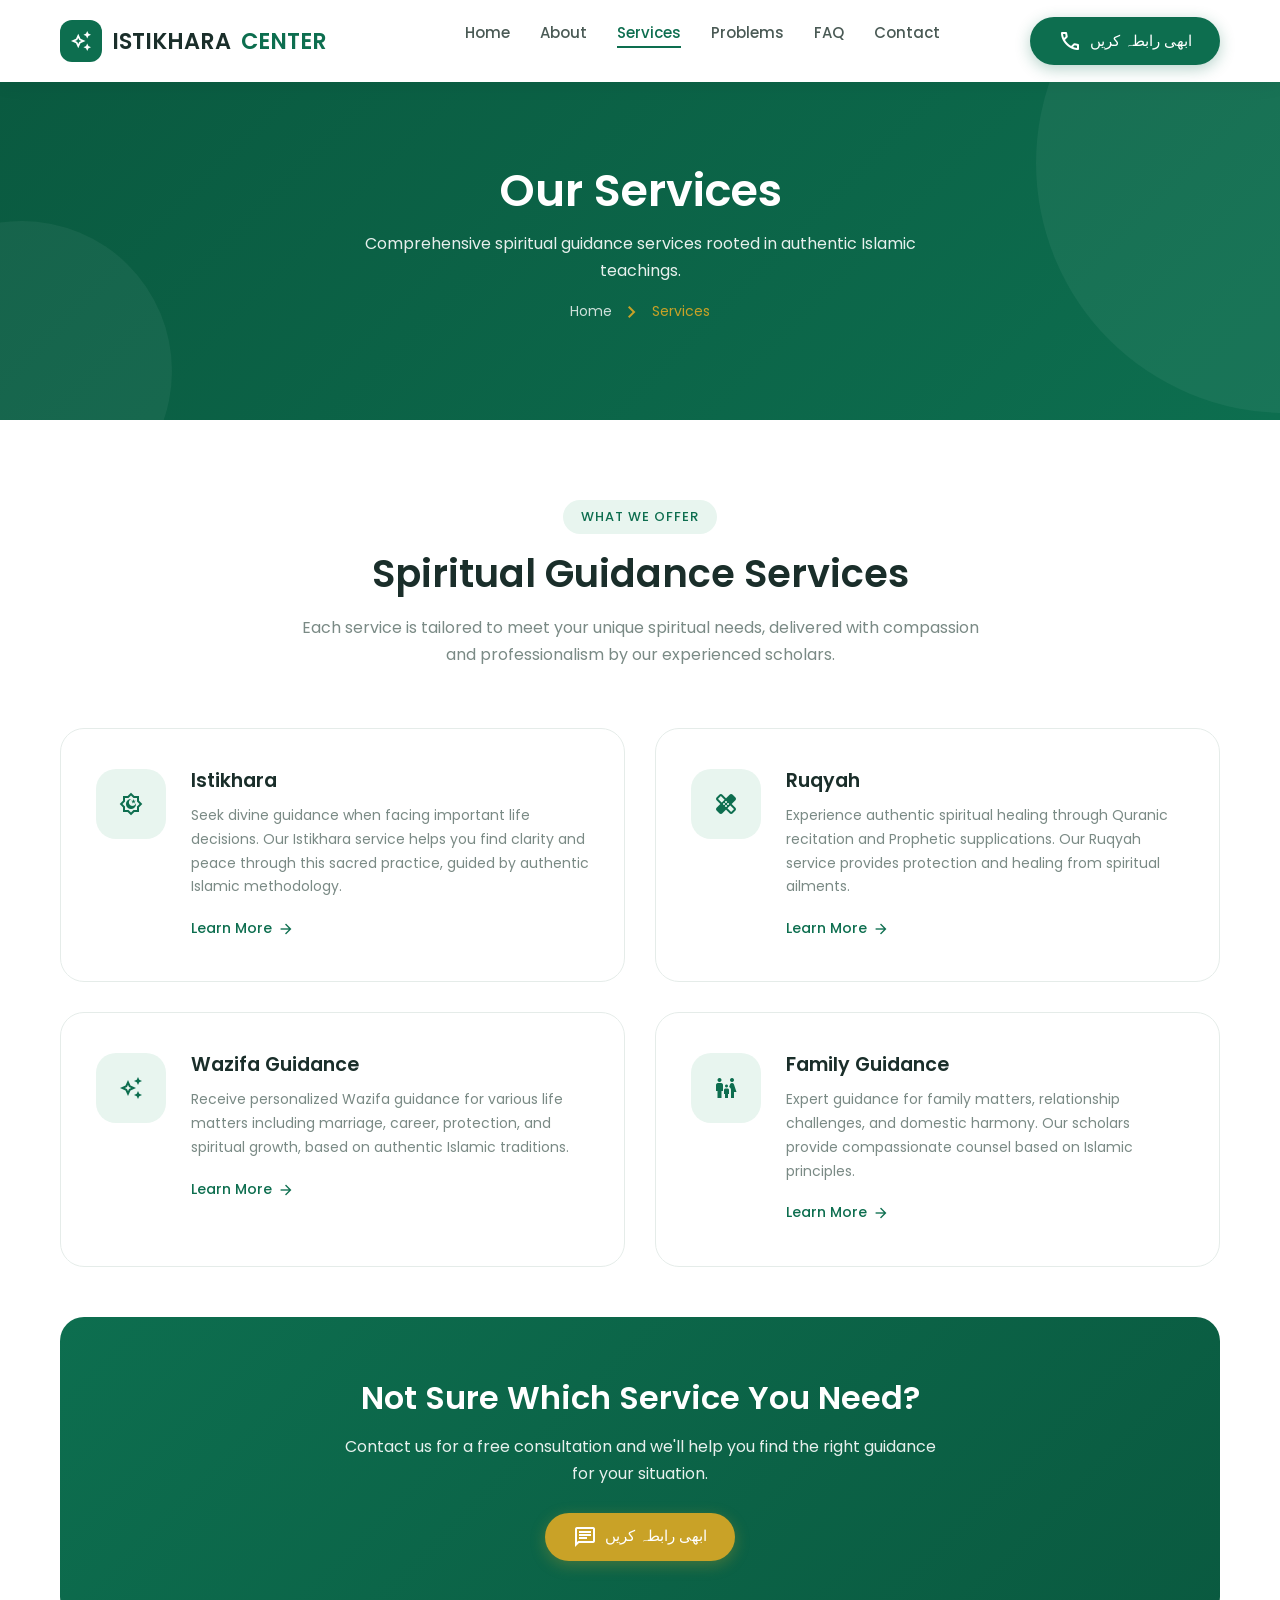
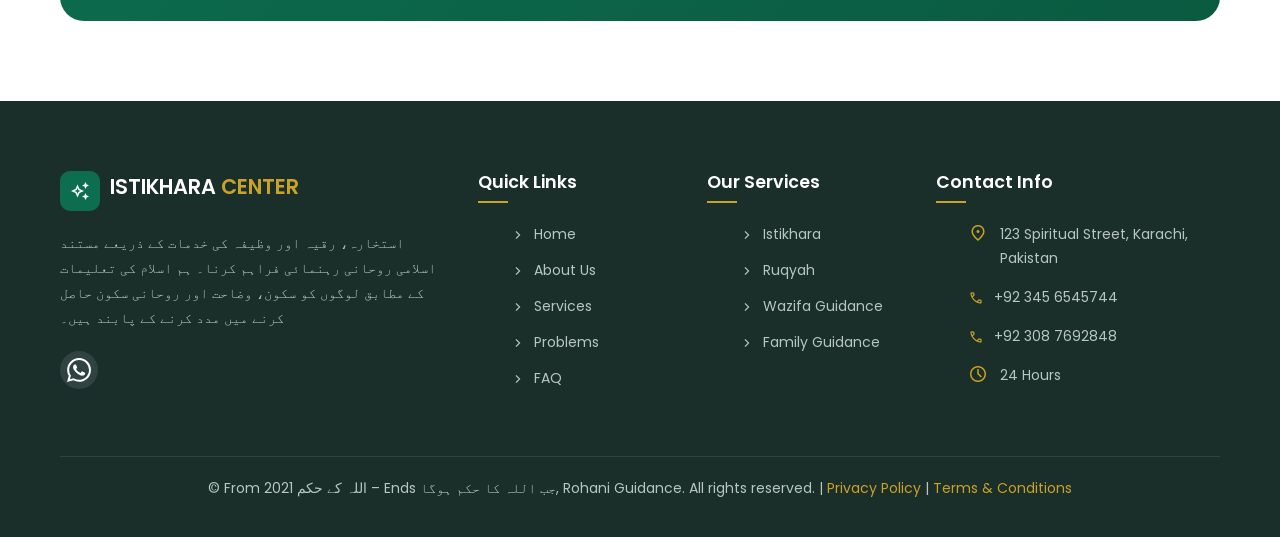
<file: pages/services.html>
<!DOCTYPE html>
<html lang="en">
<head>
    <meta charset="UTF-8">
    <meta name="viewport" content="width=device-width, initial-scale=1.0">
    <meta name="description" content="Explore our Islamic spiritual services - Istikhara, Ruqyah, Wazifa Guidance, and Family Guidance.">
    <title>Our Services - Rohani Guidance</title>

    <link rel="preconnect" href="https://fonts.googleapis.com">
    <link rel="preconnect" href="https://fonts.gstatic.com" crossorigin>
    <link href="https://fonts.googleapis.com/css2?family=Poppins:wght@300;400;500;600;700&display=swap" rel="stylesheet">
    <link rel="stylesheet" href="https://fonts.googleapis.com/css2?family=Material+Symbols+Outlined:opsz,wght,FILL,GRAD@20..48,100..700,0..1,-50..200">
    <link href="https://cdn.jsdelivr.net/npm/bootstrap@5.3.3/dist/css/bootstrap.min.css" rel="stylesheet">
    <link rel="stylesheet" href="../assets/css/styles.css">
    <link rel="stylesheet" href="../assets/css/services.css">
</head>
<body>
    <header></header>

    <main>
        <section class="page-hero">
            <div class="container">
                <h1 class="animate-fade-up">Our Services</h1>
                <p class="animate-fade-up delay-1">Comprehensive spiritual guidance services rooted in authentic Islamic teachings.</p>
                <div class="breadcrumb animate-fade-up delay-2">
                    <a href="../index.html">Home</a>
                    <span class="material-symbols-outlined">chevron_right</span>
                    <span>Services</span>
                </div>
            </div>
        </section>

        <section class="services-overview">
            <div class="container">
                <div class="section-header reveal">
                    <span class="section-tag">What We Offer</span>
                    <h2 class="section-title">Spiritual Guidance Services</h2>
                    <p class="section-subtitle">Each service is tailored to meet your unique spiritual needs, delivered with compassion and professionalism by our experienced scholars.</p>
                </div>
                <div class="services-grid-large">
                    <div class="service-card-large reveal">
                        <div class="service-icon-lg">
                            <span class="material-symbols-outlined">prayer_times</span>
                        </div>
                        <div>
                            <h3>Istikhara</h3>
                            <p>Seek divine guidance when facing important life decisions. Our Istikhara service helps you find clarity and peace through this sacred practice, guided by authentic Islamic methodology.</p>
                            <a href="service-istikhara.html" class="service-link">
                                Learn More <span class="material-symbols-outlined">arrow_forward</span>
                            </a>
                        </div>
                    </div>
                    <div class="service-card-large reveal delay-1">
                        <div class="service-icon-lg">
                            <span class="material-symbols-outlined">healing</span>
                        </div>
                        <div>
                            <h3>Ruqyah</h3>
                            <p>Experience authentic spiritual healing through Quranic recitation and Prophetic supplications. Our Ruqyah service provides protection and healing from spiritual ailments.</p>
                            <a href="service-ruqyah.html" class="service-link">
                                Learn More <span class="material-symbols-outlined">arrow_forward</span>
                            </a>
                        </div>
                    </div>
                    <div class="service-card-large reveal delay-2">
                        <div class="service-icon-lg">
                            <span class="material-symbols-outlined">auto_awesome</span>
                        </div>
                        <div>
                            <h3>Wazifa Guidance</h3>
                            <p>Receive personalized Wazifa guidance for various life matters including marriage, career, protection, and spiritual growth, based on authentic Islamic traditions.</p>
                            <a href="service-wazifa.html" class="service-link">
                                Learn More <span class="material-symbols-outlined">arrow_forward</span>
                            </a>
                        </div>
                    </div>
                    <div class="service-card-large reveal">
                        <div class="service-icon-lg">
                            <span class="material-symbols-outlined">family_restroom</span>
                        </div>
                        <div>
                            <h3>Family Guidance</h3>
                            <p>Expert guidance for family matters, relationship challenges, and domestic harmony. Our scholars provide compassionate counsel based on Islamic principles.</p>
                            <a href="service-family.html" class="service-link">
                                Learn More <span class="material-symbols-outlined">arrow_forward</span>
                            </a>
                        </div>
                    </div>
                </div>

                <div class="cta-banner reveal">
                    <h2>Not Sure Which Service You Need?</h2>
                    <p>Contact us for a free consultation and we'll help you find the right guidance for your situation.</p>
                    <a href="https://wa.me/923087692848?text=Assalamualaikum%2C%20main%20Istikhara%20Center%20website%20se%20aya%20hoon.%20Mujhe%20ek%20problem%20hai%20jo%20main%20aap%20se%20share%20karna%20chahta%20hoon." target="_blank" class="btn btn-gold">
                        <span class="material-symbols-outlined">chat</span> ابھی رابطہ کریں
                    </a>
                
                </div>
            </div>
        </section>
    </main>

    <footer></footer>

    <button id="backToTop" class="back-to-top" aria-label="Back to top">
        <span class="material-symbols-outlined">arrow_upward</span>
    </button>

    <script src="https://cdn.jsdelivr.net/npm/bootstrap@5.3.3/dist/js/bootstrap.bundle.min.js"></script>
    <script src="../assets/js/scripts.js"></script>
</body>
</html>
</file>
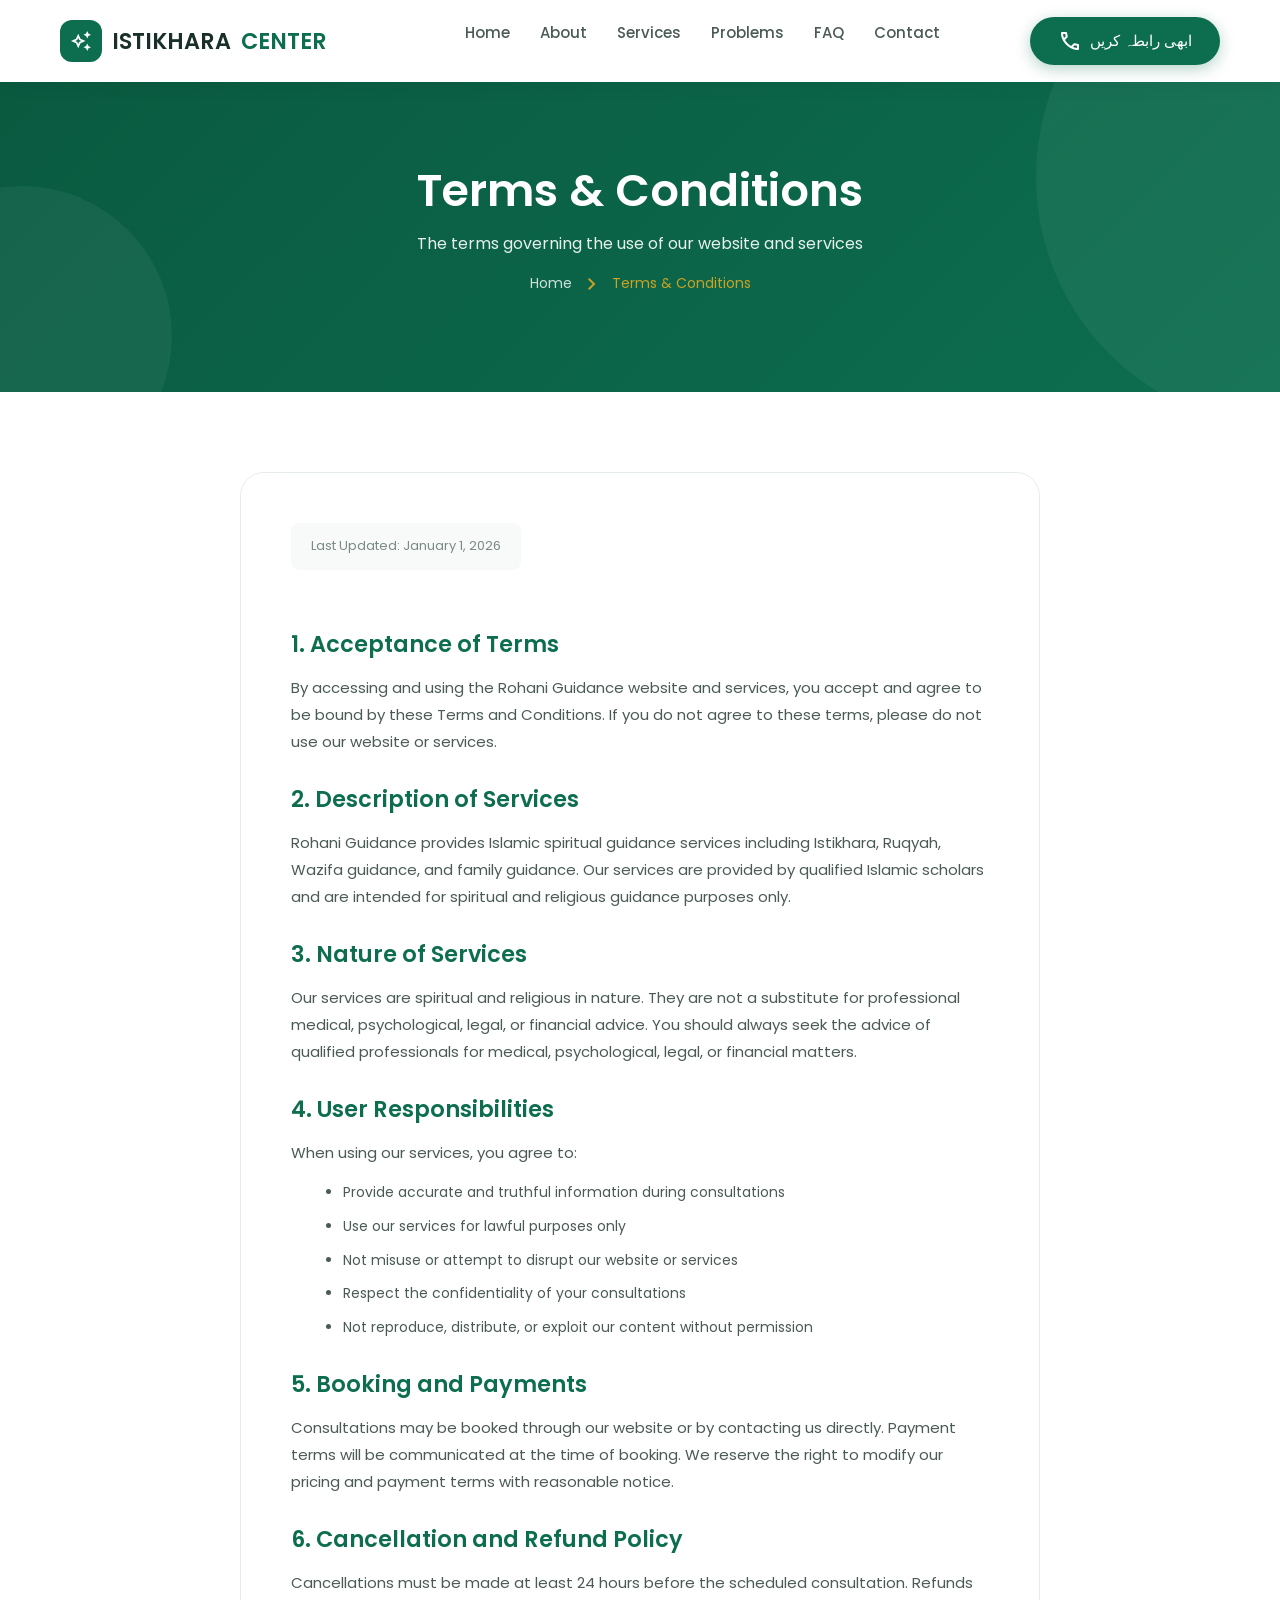
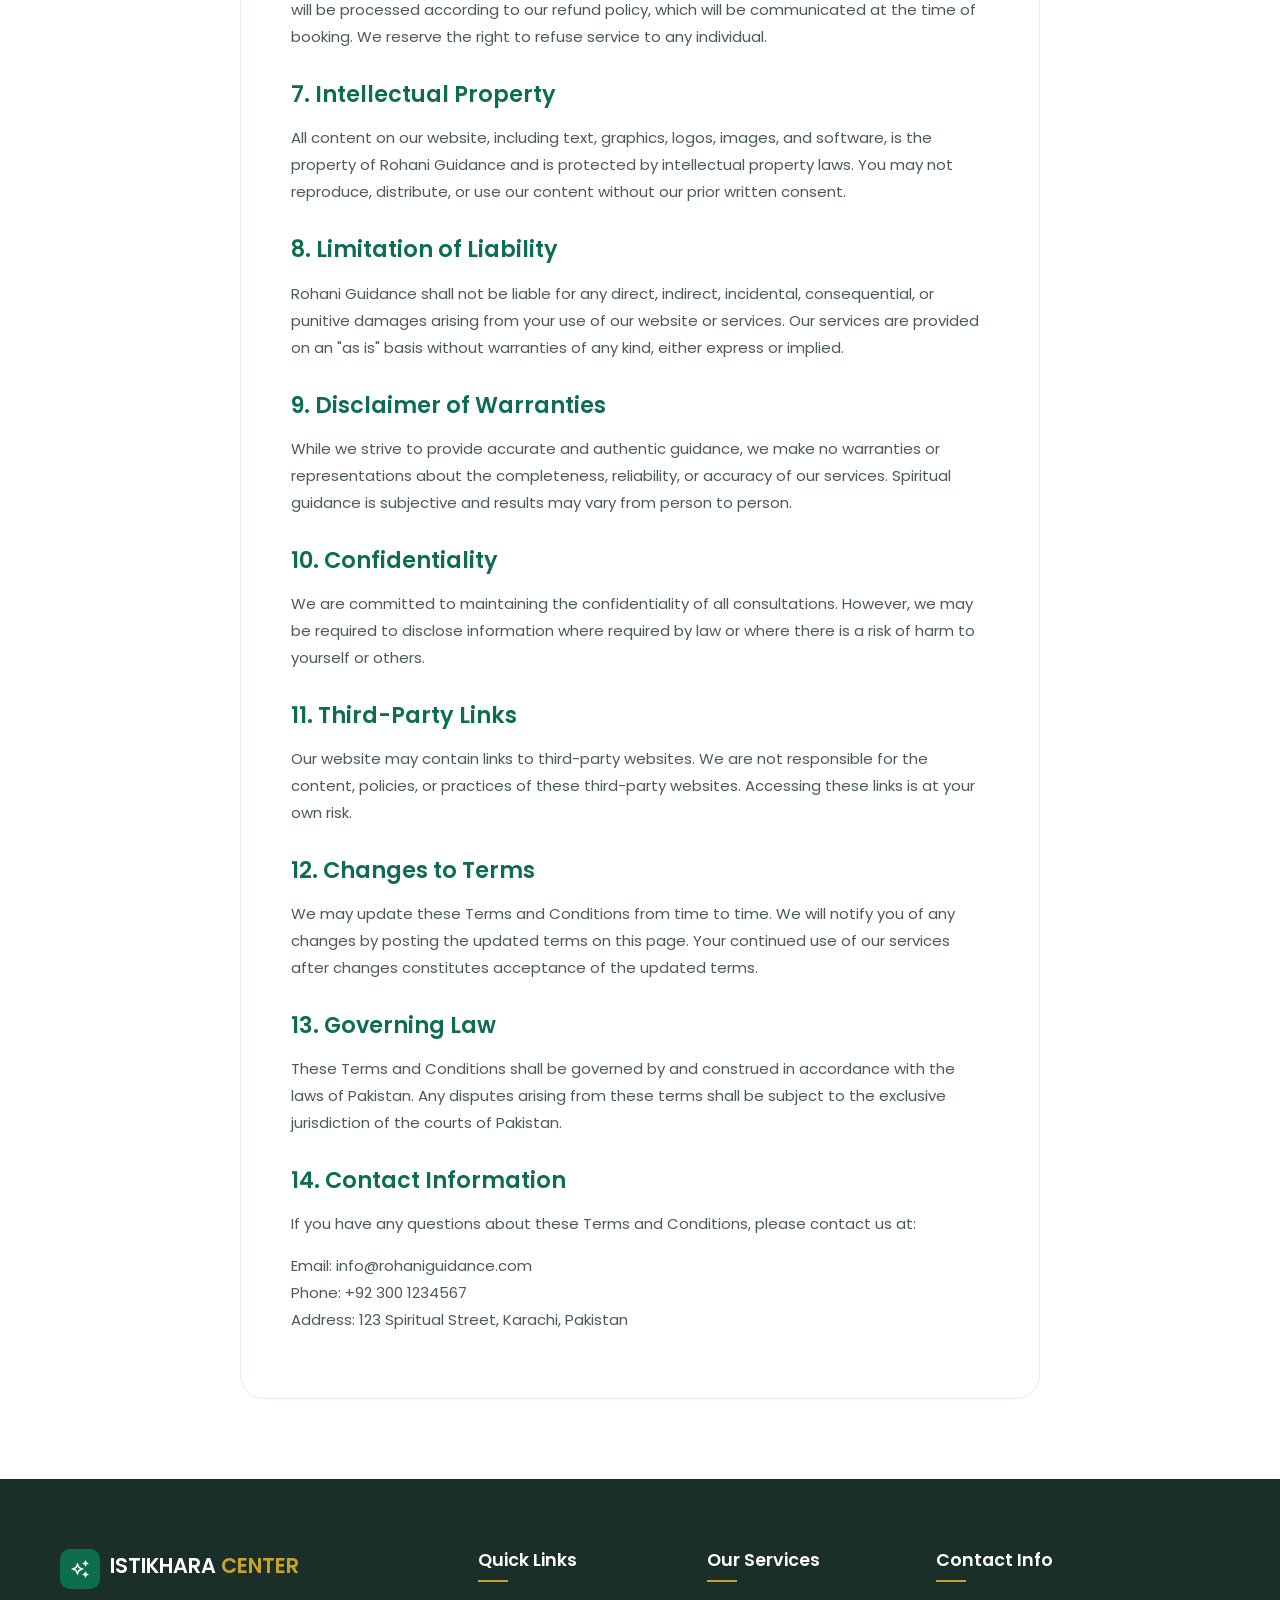
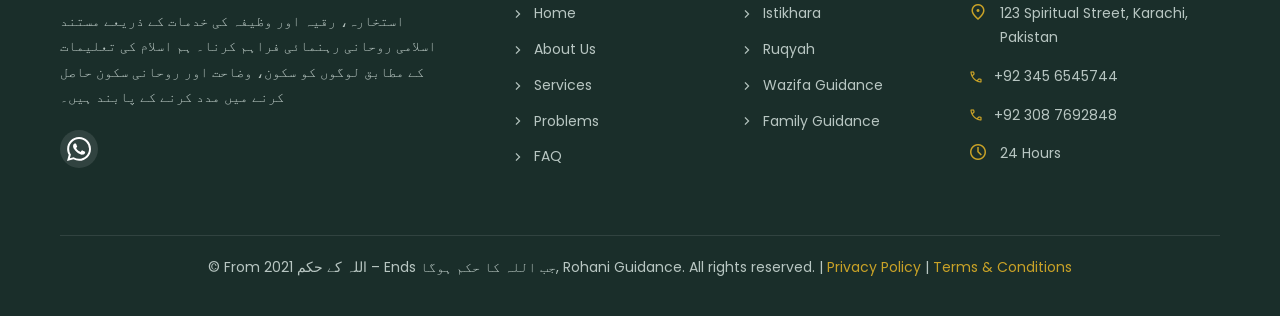
<file: pages/terms.html>
<!DOCTYPE html>
<html lang="en">
<head>
    <meta charset="UTF-8">
    <meta name="viewport" content="width=device-width, initial-scale=1.0">
    <meta name="description" content="Terms and Conditions for Rohani Guidance - Understand the terms governing the use of our website and services.">
    <title>Terms & Conditions - Rohani Guidance</title>

    <link rel="preconnect" href="https://fonts.googleapis.com">
    <link rel="preconnect" href="https://fonts.gstatic.com" crossorigin>
    <link href="https://fonts.googleapis.com/css2?family=Poppins:wght@300;400;500;600;700&display=swap" rel="stylesheet">
    <link rel="stylesheet" href="https://fonts.googleapis.com/css2?family=Material+Symbols+Outlined:opsz,wght,FILL,GRAD@20..48,100..700,0..1,-50..200">
    <link href="https://cdn.jsdelivr.net/npm/bootstrap@5.3.3/dist/css/bootstrap.min.css" rel="stylesheet">
    <link rel="stylesheet" href="../assets/css/styles.css">
    <link rel="stylesheet" href="../assets/css/legal.css">
</head>
<body>
    <header></header>

    <main>
        <section class="page-hero">
            <div class="container">
                <h1 class="animate-fade-up">Terms & Conditions</h1>
                <p class="animate-fade-up delay-1">The terms governing the use of our website and services</p>
                <div class="breadcrumb animate-fade-up delay-2">
                    <a href="../index.html">Home</a>
                    <span class="material-symbols-outlined">chevron_right</span>
                    <span>Terms & Conditions</span>
                </div>
            </div>
        </section>

        <section class="legal-section">
            <div class="container">
                <div class="legal-content reveal">
                    <span class="last-updated">Last Updated: January 1, 2026</span>

                    <h2>1. Acceptance of Terms</h2>
                    <p>By accessing and using the Rohani Guidance website and services, you accept and agree to be bound by these Terms and Conditions. If you do not agree to these terms, please do not use our website or services.</p>

                    <h2>2. Description of Services</h2>
                    <p>Rohani Guidance provides Islamic spiritual guidance services including Istikhara, Ruqyah, Wazifa guidance, and family guidance. Our services are provided by qualified Islamic scholars and are intended for spiritual and religious guidance purposes only.</p>

                    <h2>3. Nature of Services</h2>
                    <p>Our services are spiritual and religious in nature. They are not a substitute for professional medical, psychological, legal, or financial advice. You should always seek the advice of qualified professionals for medical, psychological, legal, or financial matters.</p>

                    <h2>4. User Responsibilities</h2>
                    <p>When using our services, you agree to:</p>
                    <ul>
                        <li>Provide accurate and truthful information during consultations</li>
                        <li>Use our services for lawful purposes only</li>
                        <li>Not misuse or attempt to disrupt our website or services</li>
                        <li>Respect the confidentiality of your consultations</li>
                        <li>Not reproduce, distribute, or exploit our content without permission</li>
                    </ul>

                    <h2>5. Booking and Payments</h2>
                    <p>Consultations may be booked through our website or by contacting us directly. Payment terms will be communicated at the time of booking. We reserve the right to modify our pricing and payment terms with reasonable notice.</p>

                    <h2>6. Cancellation and Refund Policy</h2>
                    <p>Cancellations must be made at least 24 hours before the scheduled consultation. Refunds will be processed according to our refund policy, which will be communicated at the time of booking. We reserve the right to refuse service to any individual.</p>

                    <h2>7. Intellectual Property</h2>
                    <p>All content on our website, including text, graphics, logos, images, and software, is the property of Rohani Guidance and is protected by intellectual property laws. You may not reproduce, distribute, or use our content without our prior written consent.</p>

                    <h2>8. Limitation of Liability</h2>
                    <p>Rohani Guidance shall not be liable for any direct, indirect, incidental, consequential, or punitive damages arising from your use of our website or services. Our services are provided on an "as is" basis without warranties of any kind, either express or implied.</p>

                    <h2>9. Disclaimer of Warranties</h2>
                    <p>While we strive to provide accurate and authentic guidance, we make no warranties or representations about the completeness, reliability, or accuracy of our services. Spiritual guidance is subjective and results may vary from person to person.</p>

                    <h2>10. Confidentiality</h2>
                    <p>We are committed to maintaining the confidentiality of all consultations. However, we may be required to disclose information where required by law or where there is a risk of harm to yourself or others.</p>

                    <h2>11. Third-Party Links</h2>
                    <p>Our website may contain links to third-party websites. We are not responsible for the content, policies, or practices of these third-party websites. Accessing these links is at your own risk.</p>

                    <h2>12. Changes to Terms</h2>
                    <p>We may update these Terms and Conditions from time to time. We will notify you of any changes by posting the updated terms on this page. Your continued use of our services after changes constitutes acceptance of the updated terms.</p>

                    <h2>13. Governing Law</h2>
                    <p>These Terms and Conditions shall be governed by and construed in accordance with the laws of Pakistan. Any disputes arising from these terms shall be subject to the exclusive jurisdiction of the courts of Pakistan.</p>

                    <h2>14. Contact Information</h2>
                    <p>If you have any questions about these Terms and Conditions, please contact us at:</p>
                    <p>Email: info@rohaniguidance.com<br>
                    Phone: +92 300 1234567<br>
                    Address: 123 Spiritual Street, Karachi, Pakistan</p>
                </div>
            </div>
        </section>
    </main>

    <footer></footer>

    <button id="backToTop" class="back-to-top" aria-label="Back to top">
        <span class="material-symbols-outlined">arrow_upward</span>
    </button>

    <script src="https://cdn.jsdelivr.net/npm/bootstrap@5.3.3/dist/js/bootstrap.bundle.min.js"></script>
    <script src="../assets/js/scripts.js"></script>
</body>
</html>
</file>
<file: assets/css/styles.css>
/* ============================================
   ROHANI GUIDANCE - GLOBAL STYLES
   ============================================ */

:root {
    --primary: #0d6e4f;
    --primary-dark: #0a5a40;
    --primary-light: #e8f5ef;
    --secondary: #c9a227;
    --secondary-light: #fdf6e3;
    --dark: #1a2e2a;
    --dark-2: #243b36;
    --text: #4a5a55;
    --text-light: #7a8a85;
    --white: #ffffff;
    --off-white: #f8faf9;
    --border: #e5ece9;
    --shadow-sm: 0 2px 8px rgba(13, 110, 79, 0.08);
    --shadow-md: 0 8px 30px rgba(13, 110, 79, 0.12);
    --shadow-lg: 0 20px 50px rgba(13, 110, 79, 0.15);
    --radius-sm: 8px;
    --radius-md: 16px;
    --radius-lg: 24px;
    --transition: all 0.3s ease;
}

* {
    margin: 0;
    padding: 0;
    box-sizing: border-box;
}

html {
    scroll-behavior: smooth;
}

body {
    font-family: 'Poppins', sans-serif;
    color: var(--text);
    background: var(--white);
    line-height: 1.7;
    overflow-x: hidden;
}

h1, h2, h3, h4, h5, h6 {
    font-family: 'Poppins', sans-serif;
    color: var(--dark);
    font-weight: 600;
    line-height: 1.3;
}

a {
    text-decoration: none;
    color: var(--primary);
    transition: var(--transition);
}

a:hover {
    color: var(--primary-dark);
}

img {
    max-width: 100%;
    height: auto;
}

.container {
    max-width: 1200px;
    margin: 0 auto;
    padding: 0 20px;
}

/* ============ BUTTONS ============ */
.btn {
    display: inline-flex;
    align-items: center;
    justify-content: center;
    gap: 8px;
    padding: 12px 28px;
    border-radius: 50px;
    font-weight: 500;
    font-size: 15px;
    border: none;
    cursor: pointer;
    transition: var(--transition);
    font-family: 'Poppins', sans-serif;
}

.btn-primary {
    background: var(--primary);
    color: var(--white);
    box-shadow: 0 4px 15px rgba(13, 110, 79, 0.3);
}

.btn-primary:hover {
    background: var(--primary-dark);
    color: var(--white);
    transform: translateY(-2px);
    box-shadow: 0 8px 25px rgba(13, 110, 79, 0.4);
}

.btn-outline {
    background: transparent;
    color: var(--primary);
    border: 2px solid var(--primary);
}

.btn-outline:hover {
    background: var(--primary);
    color: var(--white);
    transform: translateY(-2px);
}

.btn-light {
    background: var(--white);
    color: var(--primary);
    box-shadow: var(--shadow-sm);
}

.btn-light:hover {
    background: var(--primary-light);
    transform: translateY(-2px);
}

.btn-gold {
    background: var(--secondary);
    color: var(--white);
    box-shadow: 0 4px 15px rgba(201, 162, 39, 0.3);
}

.btn-gold:hover {
    background: #b08d1f;
    color: var(--white);
    transform: translateY(-2px);
}

/* ============ SECTION HEADINGS ============ */
.section {
    padding: 90px 0;
}

.section-header {
    text-align: center;
    max-width: 700px;
    margin: 0 auto 60px;
}

.section-tag {
    display: inline-block;
    background: var(--primary-light);
    color: var(--primary);
    padding: 6px 18px;
    border-radius: 50px;
    font-size: 13px;
    font-weight: 500;
    letter-spacing: 1px;
    text-transform: uppercase;
    margin-bottom: 15px;
}

.section-title {
    font-size: 2.4rem;
    margin-bottom: 15px;
    color: var(--dark);
}

.section-subtitle {
    color: var(--text-light);
    font-size: 16px;
}

/* ============ NAVBAR ============ */
.navbar {
    background: var(--white);
    box-shadow: 0 2px 20px rgba(0, 0, 0, 0.06);
    padding: 15px 0;
    position: sticky;
    top: 0;
    z-index: 1000;
    transition: var(--transition);
}

.navbar.scrolled {
    padding: 10px 0;
    box-shadow: 0 4px 25px rgba(0, 0, 0, 0.1);
}

.navbar .container {
    display: flex;
    align-items: center;
    justify-content: space-between;
}

.navbar-brand {
    display: flex;
    align-items: center;
    gap: 10px;
    font-size: 1.4rem;
    font-weight: 600;
    color: var(--dark);
}

.navbar-brand .brand-icon {
    width: 42px;
    height: 42px;
    background: var(--primary);
    border-radius: 12px;
    display: flex;
    align-items: center;
    justify-content: center;
    color: var(--white);
    font-size: 22px;
}

.navbar-brand span {
    color: var(--primary);
}

.nav-links {
    display: flex;
    align-items: center;
    gap: 30px;
    list-style: none;
}

.nav-links a {
    color: var(--text);
    font-weight: 500;
    font-size: 15px;
    position: relative;
    padding: 5px 0;
}

.nav-links a::after {
    content: '';
    position: absolute;
    bottom: 0;
    left: 0;
    width: 0;
    height: 2px;
    background: var(--primary);
    transition: var(--transition);
}

.nav-links a:hover,
.nav-links a.active {
    color: var(--primary);
}

.nav-links a:hover::after,
.nav-links a.active::after {
    width: 100%;
}

.nav-cta {
    display: flex;
    align-items: center;
    gap: 15px;
}

.nav-toggle {
    display: none;
    background: none;
    border: none;
    font-size: 28px;
    color: var(--dark);
    cursor: pointer;
}

/* ============ FOOTER ============ */
.footer {
    background: var(--dark);
    color: #b8c6c2;
    padding: 70px 0 0;
}

.footer-grid {
    display: grid;
    grid-template-columns: 2fr 1fr 1fr 1.5fr;
    gap: 40px;
    padding-bottom: 50px;
}

.footer-brand {
    display: flex;
    align-items: center;
    gap: 10px;
    margin-bottom: 20px;
}

.footer-brand .brand-icon {
    width: 40px;
    height: 40px;
    background: var(--primary);
    border-radius: 10px;
    display: flex;
    align-items: center;
    justify-content: center;
    color: var(--white);
    font-size: 20px;
}

.footer-brand h3 {
    color: var(--white);
    font-size: 1.3rem;
}

.footer-brand h3 span {
    color: var(--secondary);
}

.footer-about p {
    font-size: 14px;
    line-height: 1.8;
    margin-bottom: 20px;
}

.footer-social {
    display: flex;
    gap: 12px;
}

.footer-social a {
    width: 38px;
    height: 38px;
    background: rgba(255, 255, 255, 0.1);
    border-radius: 50%;
    display: flex;
    align-items: center;
    justify-content: center;
    color: var(--white);
    font-size: 18px;
    transition: var(--transition);
}

.footer-social a:hover {
    background: var(--primary);
    transform: translateY(-3px);
}

.footer h4 {
    color: var(--white);
    font-size: 1.1rem;
    margin-bottom: 20px;
    position: relative;
    padding-bottom: 10px;
}

.footer h4::after {
    content: '';
    position: absolute;
    bottom: 0;
    left: 0;
    width: 30px;
    height: 2px;
    background: var(--secondary);
}

.footer-links {
    list-style: none;
}

.footer-links li {
    margin-bottom: 12px;
}

.footer-links a {
    color: #b8c6c2;
    font-size: 14px;
    display: flex;
    align-items: center;
    gap: 8px;
    transition: var(--transition);
}

.footer-links a:hover {
    color: var(--secondary);
    padding-left: 5px;
}

.footer-links a .material-symbols-outlined {
    font-size: 16px;
}

.footer-contact li {
    display: flex;
    gap: 12px;
    margin-bottom: 15px;
    font-size: 14px;
}

.footer-contact .material-symbols-outlined {
    color: var(--secondary);
    font-size: 20px;
    flex-shrink: 0;
}

.footer-bottom {
    border-top: 1px solid rgba(255, 255, 255, 0.1);
    padding: 20px 0;
    text-align: center;
    font-size: 14px;
}

.footer-bottom a {
    color: var(--secondary);
}

/* ============ PAGE HERO (Inner Pages) ============ */
.page-hero {
    background: linear-gradient(135deg, var(--primary-dark), var(--primary));
    padding: 80px 0;
    text-align: center;
    color: var(--white);
    position: relative;
    overflow: hidden;
}

.page-hero::before {
    content: '';
    position: absolute;
    top: -50%;
    right: -20%;
    width: 500px;
    height: 500px;
    background: rgba(255, 255, 255, 0.05);
    border-radius: 50%;
}

.page-hero::after {
    content: '';
    position: absolute;
    bottom: -30%;
    left: -10%;
    width: 300px;
    height: 300px;
    background: rgba(255, 255, 255, 0.05);
    border-radius: 50%;
}

.page-hero h1 {
    color: var(--white);
    font-size: 2.8rem;
    margin-bottom: 10px;
    position: relative;
    z-index: 1;
}

.page-hero p {
    color: rgba(255, 255, 255, 0.9);
    max-width: 600px;
    margin: 0 auto;
    position: relative;
    z-index: 1;
}

.breadcrumb {
    display: flex;
    justify-content: center;
    gap: 8px;
    margin-top: 15px;
    font-size: 14px;
    position: relative;
    z-index: 1;
}

.breadcrumb a {
    color: rgba(255, 255, 255, 0.8);
}

.breadcrumb a:hover {
    color: var(--secondary);
}

.breadcrumb span {
    color: var(--secondary);
}

/* ============ BACK TO TOP ============ */
.back-to-top {
    position: fixed;
    bottom: 30px;
    right: 30px;
    width: 45px;
    height: 45px;
    background: var(--primary);
    color: var(--white);
    border: none;
    border-radius: 50%;
    display: flex;
    align-items: center;
    justify-content: center;
    cursor: pointer;
    opacity: 0;
    visibility: hidden;
    transform: translateY(20px);
    transition: var(--transition);
    z-index: 999;
    box-shadow: 0 4px 15px rgba(13, 110, 79, 0.3);
}

.back-to-top.visible {
    opacity: 1;
    visibility: visible;
    transform: translateY(0);
}

.back-to-top:hover {
    background: var(--primary-dark);
    transform: translateY(-3px);
}

/* ============ FORM MESSAGE ============ */
.form-message {
    padding: 15px 20px;
    border-radius: var(--radius-sm);
    margin-top: 20px;
    font-size: 14px;
    display: none;
}

.form-message.success {
    background: var(--primary-light);
    color: var(--primary);
    border: 1px solid var(--primary);
}

.form-message.error {
    background: #fde8e8;
    color: #c0392b;
    border: 1px solid #c0392b;
}

/* ============ ANIMATIONS ============ */
@keyframes fadeInUp {
    from {
        opacity: 0;
        transform: translateY(30px);
    }
    to {
        opacity: 1;
        transform: translateY(0);
    }
}

@keyframes fadeIn {
    from {
        opacity: 0;
    }
    to {
        opacity: 1;
    }
}

.animate-fade-up {
    animation: fadeInUp 0.8s ease forwards;
}

.animate-fade-in {
    animation: fadeIn 1s ease forwards;
}

.delay-1 { animation-delay: 0.2s; }
.delay-2 { animation-delay: 0.4s; }
.delay-3 { animation-delay: 0.6s; }

/* ============ RESPONSIVE ============ */
@media (max-width: 992px) {
    .nav-toggle {
        display: block;
    }

    .nav-links {
        position: fixed;
        top: 0;
        right: -100%;
        width: 280px;
        height: 100vh;
        background: var(--white);
        flex-direction: column;
        align-items: flex-start;
        padding: 80px 30px;
        gap: 20px;
        box-shadow: -5px 0 30px rgba(0, 0, 0, 0.1);
        transition: right 0.4s ease;
        z-index: 1001;
    }

    .nav-links.open {
        right: 0;
    }

    .nav-links a {
        font-size: 16px;
    }

    .nav-cta {
        display: none;
    }

    .footer-grid {
        grid-template-columns: 1fr 1fr;
    }

    .section {
        padding: 60px 0;
    }

    .section-title {
        font-size: 2rem;
    }

    .page-hero h1 {
        font-size: 2.2rem;
    }
}

@media (max-width: 768px) {
    .footer-grid {
        grid-template-columns: 1fr;
        gap: 30px;
    }

    .section-title {
        font-size: 1.7rem;
    }

    .page-hero {
        padding: 60px 0;
    }

    .page-hero h1 {
        font-size: 1.8rem;
    }
}

@media (max-width: 576px) {
    .container {
        padding: 0 15px;
    }

    .btn {
        padding: 10px 20px;
        font-size: 14px;
    }
}
</file>
<file: assets/css/home.css>
/* ============================================
   ROHANI GUIDANCE - HOME PAGE STYLES
   ============================================ */

/* ============ HERO SECTION ============ */
.hero {
    background: linear-gradient(135deg, var(--primary-dark) 0%, var(--primary) 50%, #0f8a63 100%);
    padding: 120px 0 100px;
    position: relative;
    overflow: hidden;
    color: var(--white);
}

.hero::before {
    content: '';
    position: absolute;
    top: -100px;
    right: -100px;
    width: 400px;
    height: 400px;
    background: rgba(255, 255, 255, 0.05);
    border-radius: 50%;
}

.hero::after {
    content: '';
    position: absolute;
    bottom: -150px;
    left: -50px;
    width: 350px;
    height: 350px;
    background: rgba(255, 255, 255, 0.04);
    border-radius: 50%;
}

.hero-content {
    display: grid;
    grid-template-columns: 1.2fr 1fr;
    gap: 60px;
    align-items: center;
    position: relative;
    z-index: 1;
}

.hero-badge {
    display: inline-flex;
    align-items: center;
    gap: 8px;
    background: rgba(255, 255, 255, 0.15);
    border: 1px solid rgba(255, 255, 255, 0.2);
    padding: 8px 20px;
    border-radius: 50px;
    font-size: 14px;
    margin-bottom: 25px;
    backdrop-filter: blur(10px);
}

.hero-badge .material-symbols-outlined {
    font-size: 18px;
    color: var(--secondary);
}

.hero h1 {
    color: var(--white);
    font-size: 3.2rem;
    font-weight: 700;
    margin-bottom: 20px;
    line-height: 1.2;
}

.hero h1 span {
    color: var(--secondary);
    position: relative;
}

.hero p {
    color: rgba(255, 255, 255, 0.9);
    font-size: 17px;
    margin-bottom: 35px;
    max-width: 500px;
}

.hero-buttons {
    display: flex;
    gap: 15px;
    flex-wrap: wrap;
}

.hero-stats {
    display: flex;
    gap: 40px;
    margin-top: 50px;
}

.hero-stat {
    text-align: center;
}

.hero-stat h3 {
    color: var(--white);
    font-size: 2rem;
    font-weight: 700;
}

.hero-stat h3 span {
    color: var(--secondary);
}

.hero-stat p {
    font-size: 13px;
    color: rgba(255, 255, 255, 0.8);
    margin: 0;
}

.hero-image {
    position: relative;
}

.hero-image img {
    border-radius: var(--radius-lg);
    box-shadow: 0 30px 60px rgba(0, 0, 0, 0.3);
    width: 100%;
    height: 450px;
    object-fit: cover;
}

.hero-image-float {
    position: absolute;
    background: var(--white);
    border-radius: var(--radius-md);
    padding: 15px 20px;
    box-shadow: var(--shadow-lg);
    display: flex;
    align-items: center;
    gap: 12px;
    animation: float 3s ease-in-out infinite;
}

.hero-image-float .float-icon {
    width: 40px;
    height: 40px;
    background: var(--primary-light);
    border-radius: 10px;
    display: flex;
    align-items: center;
    justify-content: center;
    color: var(--primary);
}

.hero-image-float h4 {
    font-size: 14px;
    margin: 0;
}

.hero-image-float p {
    font-size: 12px;
    color: var(--text-light);
    margin: 0;
}

.float-1 {
    top: 30px;
    left: -30px;
}

.float-2 {
    bottom: 30px;
    right: -20px;
    animation-delay: 1.5s;
}

@keyframes float {
    0%, 100% { transform: translateY(0); }
    50% { transform: translateY(-10px); }
}

/* ============ TRUST STRIP ============ */
.trust-strip {
    background: var(--white);
    padding: 30px 0;
    border-bottom: 1px solid var(--border);
}

.trust-items {
    display: flex;
    justify-content: space-between;
    align-items: center;
    gap: 30px;
    flex-wrap: wrap;
}

.trust-item {
    display: flex;
    align-items: center;
    gap: 12px;
    color: var(--text);
    font-size: 14px;
    font-weight: 500;
}

.trust-item .material-symbols-outlined {
    color: var(--primary);
    font-size: 24px;
}

/* ============ ABOUT PREVIEW ============ */
.about-preview {
    background: var(--off-white);
}

.about-grid {
    display: grid;
    grid-template-columns: 1fr 1fr;
    gap: 60px;
    align-items: center;
}

.about-image-wrap {
    position: relative;
}

.about-image-wrap img {
    border-radius: var(--radius-lg);
    width: 100%;
    height: 450px;
    object-fit: cover;
    box-shadow: var(--shadow-md);
}

.about-experience {
    position: absolute;
    bottom: -20px;
    right: -20px;
    background: var(--primary);
    color: var(--white);
    padding: 20px 30px;
    border-radius: var(--radius-md);
    text-align: center;
    box-shadow: var(--shadow-lg);
}

.about-experience h3 {
    color: var(--white);
    font-size: 2rem;
    margin: 0;
}

.about-experience p {
    font-size: 13px;
    margin: 0;
    color: rgba(255, 255, 255, 0.9);
}

.about-content .section-tag {
    margin-bottom: 15px;
}

.about-content h2 {
    font-size: 2.2rem;
    margin-bottom: 20px;
}

.about-content p {
    margin-bottom: 20px;
}

.about-features {
    display: grid;
    grid-template-columns: 1fr 1fr;
    gap: 15px;
    margin: 25px 0 30px;
}

.about-feature {
    display: flex;
    align-items: center;
    gap: 10px;
    font-size: 14px;
    font-weight: 500;
    color: var(--dark);
}

.about-feature .material-symbols-outlined {
    color: var(--primary);
    background: var(--primary-light);
    padding: 5px;
    border-radius: 50%;
    font-size: 18px;
}

/* ============ SERVICES PREVIEW ============ */
.services-preview {
    background: var(--white);
}

.services-grid {
    display: grid;
    grid-template-columns: repeat(4, 1fr);
    gap: 25px;
}

.service-card {
    background: var(--white);
    border: 1px solid var(--border);
    border-radius: var(--radius-md);
    padding: 35px 25px;
    text-align: center;
    transition: var(--transition);
    position: relative;
    overflow: hidden;
}

.service-card::before {
    content: '';
    position: absolute;
    top: 0;
    left: 0;
    width: 100%;
    height: 3px;
    background: var(--primary);
    transform: scaleX(0);
    transition: var(--transition);
}

.service-card:hover {
    transform: translateY(-10px);
    box-shadow: var(--shadow-lg);
    border-color: transparent;
}

.service-card:hover::before {
    transform: scaleX(1);
}

.service-icon {
    width: 70px;
    height: 70px;
    background: var(--primary-light);
    border-radius: 20px;
    display: flex;
    align-items: center;
    justify-content: center;
    margin: 0 auto 20px;
    color: var(--primary);
    font-size: 32px;
    transition: var(--transition);
}

.service-card:hover .service-icon {
    background: var(--primary);
    color: var(--white);
    transform: rotateY(180deg);
}

.service-card h3 {
    font-size: 1.1rem;
    margin-bottom: 12px;
}

.service-card p {
    font-size: 14px;
    color: var(--text-light);
    margin-bottom: 20px;
}

.service-link {
    display: inline-flex;
    align-items: center;
    gap: 5px;
    font-size: 14px;
    font-weight: 500;
    color: var(--primary);
}

.service-link .material-symbols-outlined {
    font-size: 18px;
    transition: var(--transition);
}

.service-link:hover .material-symbols-outlined {
    transform: translateX(5px);
}

/* ============ WHY CHOOSE US ============ */
.why-choose {
    background: linear-gradient(135deg, var(--dark) 0%, var(--dark-2) 100%);
    color: var(--white);
}

.why-choose .section-tag {
    background: rgba(255, 255, 255, 0.1);
    color: var(--secondary);
}

.why-choose .section-title {
    color: var(--white);
}

.why-choose .section-subtitle {
    color: rgba(255, 255, 255, 0.7);
}

.why-grid {
    display: grid;
    grid-template-columns: repeat(3, 1fr);
    gap: 30px;
}

.why-card {
    background: rgba(255, 255, 255, 0.05);
    border: 1px solid rgba(255, 255, 255, 0.1);
    border-radius: var(--radius-md);
    padding: 35px 30px;
    transition: var(--transition);
    backdrop-filter: blur(10px);
}

.why-card:hover {
    background: rgba(255, 255, 255, 0.1);
    transform: translateY(-5px);
    border-color: var(--secondary);
}

.why-icon {
    width: 60px;
    height: 60px;
    background: rgba(201, 162, 39, 0.2);
    border-radius: 15px;
    display: flex;
    align-items: center;
    justify-content: center;
    margin-bottom: 20px;
    color: var(--secondary);
    font-size: 28px;
}

.why-card h3 {
    color: var(--white);
    font-size: 1.1rem;
    margin-bottom: 12px;
}

.why-card p {
    color: rgba(255, 255, 255, 0.7);
    font-size: 14px;
}

/* ============ TESTIMONIALS ============ */
.testimonials {
    background: var(--off-white);
}

.testimonial-slider {
    position: relative;
    max-width: 800px;
    margin: 0 auto;
    overflow: hidden;
}

.testimonial-track {
    display: flex;
    transition: transform 0.5s ease;
}

.testimonial-slide {
    min-width: 100%;
    padding: 20px;
}

.testimonial-card {
    background: var(--white);
    border-radius: var(--radius-lg);
    padding: 40px;
    text-align: center;
    box-shadow: var(--shadow-md);
    position: relative;
}

.testimonial-card::before {
    content: '"';
    position: absolute;
    top: 20px;
    left: 30px;
    font-size: 80px;
    color: var(--primary-light);
    font-family: Georgia, serif;
    line-height: 1;
}

.testimonial-stars {
    color: var(--secondary);
    font-size: 20px;
    margin-bottom: 20px;
}

.testimonial-text {
    font-size: 16px;
    color: var(--text);
    font-style: italic;
    margin-bottom: 25px;
    line-height: 1.8;
}

.testimonial-author {
    display: flex;
    align-items: center;
    justify-content: center;
    gap: 15px;
}

.testimonial-avatar {
    width: 55px;
    height: 55px;
    background: var(--primary);
    border-radius: 50%;
    display: flex;
    align-items: center;
    justify-content: center;
    color: var(--white);
    font-weight: 600;
    font-size: 20px;
}

.testimonial-author h4 {
    font-size: 16px;
    margin: 0;
    text-align: left;
}

.testimonial-author p {
    font-size: 13px;
    color: var(--text-light);
    margin: 0;
    text-align: left;
}

.testimonial-nav {
    display: flex;
    justify-content: center;
    gap: 15px;
    margin-top: 30px;
}

.testimonial-nav button {
    width: 45px;
    height: 45px;
    border-radius: 50%;
    border: 2px solid var(--primary);
    background: transparent;
    color: var(--primary);
    display: flex;
    align-items: center;
    justify-content: center;
    cursor: pointer;
    transition: var(--transition);
}

.testimonial-nav button:hover {
    background: var(--primary);
    color: var(--white);
}

/* ============ CTA SECTION ============ */
.cta-section {
    background: linear-gradient(135deg, var(--primary), var(--primary-dark));
    padding: 80px 0;
    text-align: center;
    color: var(--white);
    position: relative;
    overflow: hidden;
}

.cta-section::before {
    content: '';
    position: absolute;
    top: -50%;
    left: -20%;
    width: 400px;
    height: 400px;
    background: rgba(255, 255, 255, 0.05);
    border-radius: 50%;
}

.cta-section h2 {
    color: var(--white);
    font-size: 2.5rem;
    margin-bottom: 15px;
    position: relative;
    z-index: 1;
}

.cta-section p {
    color: rgba(255, 255, 255, 0.9);
    max-width: 600px;
    margin: 0 auto 30px;
    position: relative;
    z-index: 1;
}

.cta-buttons {
    display: flex;
    justify-content: center;
    gap: 15px;
    position: relative;
    z-index: 1;
}

/* ============ RESPONSIVE ============ */
@media (max-width: 992px) {
    .hero-content {
        grid-template-columns: 1fr;
        gap: 40px;
    }

    .hero {
        padding: 80px 0 60px;
    }

    .hero h1 {
        font-size: 2.5rem;
    }

    .hero-image {
        max-width: 500px;
        margin: 0 auto;
    }

    .services-grid {
        grid-template-columns: repeat(2, 1fr);
    }

    .why-grid {
        grid-template-columns: repeat(2, 1fr);
    }

    .about-grid {
        grid-template-columns: 1fr;
        gap: 40px;
    }
}

@media (max-width: 768px) {
    .hero h1 {
        font-size: 2rem;
    }

    .hero-stats {
        gap: 20px;
        flex-wrap: wrap;
    }

    .trust-items {
        justify-content: center;
    }

    .services-grid {
        grid-template-columns: 1fr;
    }

    .why-grid {
        grid-template-columns: 1fr;
    }

    .about-features {
        grid-template-columns: 1fr;
    }

    .about-experience {
        right: 10px;
    }

    .cta-section h2 {
        font-size: 2rem;
    }

    .float-1 {
        left: 10px;
    }

    .float-2 {
        right: 10px;
    }
}
</file>
<file: assets/css/faq.css>
/* ============================================
   ROHANI GUIDANCE - FAQ PAGE STYLES
   ============================================ */

.faq-section {
    padding: 80px 0;
}

.faq-layout {
    display: grid;
    grid-template-columns: 1fr 350px;
    gap: 50px;
}

.faq-accordion {
    max-width: 800px;
}

.faq-item {
    background: var(--white);
    border: 1px solid var(--border);
    border-radius: var(--radius-md);
    margin-bottom: 15px;
    overflow: hidden;
    transition: var(--transition);
}

.faq-item:hover {
    border-color: var(--primary);
}

.faq-item.active {
    border-color: var(--primary);
    box-shadow: var(--shadow-sm);
}

.faq-question {
    width: 100%;
    display: flex;
    justify-content: space-between;
    align-items: center;
    gap: 15px;
    padding: 20px 25px;
    background: none;
    border: none;
    cursor: pointer;
    font-family: 'Poppins', sans-serif;
    font-size: 15px;
    font-weight: 500;
    color: var(--dark);
    text-align: left;
    transition: var(--transition);
}

.faq-question:hover {
    color: var(--primary);
}

.faq-question .faq-icon {
    width: 30px;
    height: 30px;
    min-width: 30px;
    background: var(--primary-light);
    border-radius: 50%;
    display: flex;
    align-items: center;
    justify-content: center;
    color: var(--primary);
    font-size: 18px;
    transition: var(--transition);
}

.faq-item.active .faq-icon {
    background: var(--primary);
    color: var(--white);
    transform: rotate(45deg);
}

.faq-answer {
    max-height: 0;
    overflow: hidden;
    transition: max-height 0.4s ease;
}

.faq-answer-inner {
    padding: 0 25px 20px;
    font-size: 14px;
    color: var(--text-light);
    line-height: 1.8;
}

/* ============ SIDEBAR ============ */
.faq-sidebar {
    position: sticky;
    top: 100px;
}

.faq-sidebar-card {
    background: var(--white);
    border: 1px solid var(--border);
    border-radius: var(--radius-md);
    padding: 30px;
    margin-bottom: 25px;
}

.faq-sidebar-card h3 {
    font-size: 1.1rem;
    margin-bottom: 20px;
    padding-bottom: 10px;
    border-bottom: 2px solid var(--primary-light);
}

.faq-sidebar-card p {
    font-size: 14px;
    color: var(--text-light);
    margin-bottom: 20px;
}

.faq-sidebar-cta {
    background: linear-gradient(135deg, var(--primary), var(--primary-dark));
    color: var(--white);
    text-align: center;
}

.faq-sidebar-cta h3 {
    color: var(--white);
    border-bottom-color: rgba(255, 255, 255, 0.2);
}

.faq-sidebar-cta p {
    color: rgba(255, 255, 255, 0.9);
}

/* ============ RESPONSIVE ============ */
@media (max-width: 992px) {
    .faq-layout {
        grid-template-columns: 1fr;
    }

    .faq-sidebar {
        position: static;
    }
}
</file>
<file: assets/css/about.css>
/* ============================================
   ROHANI GUIDANCE - ABOUT PAGE STYLES
   ============================================ */

.about-intro {
    padding: 80px 0;
}

.about-intro-grid {
    display: grid;
    grid-template-columns: 1fr 1fr;
    gap: 60px;
    align-items: center;
}

.about-intro-image {
    position: relative;
}

.about-intro-image img {
    border-radius: var(--radius-lg);
    width: 100%;
    height: 450px;
    object-fit: cover;
    box-shadow: var(--shadow-md);
}

.about-intro-image .badge-circle {
    position: absolute;
    bottom: -15px;
    left: -15px;
    width: 100px;
    height: 100px;
    background: var(--secondary);
    border-radius: 50%;
    display: flex;
    align-items: center;
    justify-content: center;
    text-align: center;
    color: var(--white);
    font-weight: 600;
    font-size: 14px;
    line-height: 1.2;
    box-shadow: var(--shadow-lg);
}

.about-intro-content h2 {
    font-size: 2.2rem;
    margin-bottom: 20px;
}

.about-intro-content p {
    margin-bottom: 20px;
    font-size: 15px;
}

/* ============ MISSION & VISION ============ */
.mission-vision {
    background: var(--off-white);
    padding: 80px 0;
}

.mission-vision-grid {
    display: grid;
    grid-template-columns: 1fr 1fr;
    gap: 30px;
}

.mission-card,
.vision-card {
    background: var(--white);
    border-radius: var(--radius-lg);
    padding: 45px 40px;
    box-shadow: var(--shadow-sm);
    border: 1px solid var(--border);
    transition: var(--transition);
}

.mission-card:hover,
.vision-card:hover {
    transform: translateY(-5px);
    box-shadow: var(--shadow-md);
}

.mv-icon {
    width: 60px;
    height: 60px;
    border-radius: 16px;
    display: flex;
    align-items: center;
    justify-content: center;
    font-size: 28px;
    margin-bottom: 20px;
}

.mission-card .mv-icon {
    background: var(--primary-light);
    color: var(--primary);
}

.vision-card .mv-icon {
    background: var(--secondary-light);
    color: var(--secondary);
}

.mission-card h3,
.vision-card h3 {
    font-size: 1.4rem;
    margin-bottom: 15px;
}

.mission-card p,
.vision-card p {
    font-size: 15px;
    color: var(--text-light);
}

/* ============ VALUES ============ */
.values {
    padding: 80px 0;
}

.values-grid {
    display: grid;
    grid-template-columns: repeat(3, 1fr);
    gap: 25px;
}

.value-card {
    text-align: center;
    padding: 35px 25px;
    border-radius: var(--radius-md);
    border: 1px solid var(--border);
    transition: var(--transition);
}

.value-card:hover {
    border-color: var(--primary);
    box-shadow: var(--shadow-md);
    transform: translateY(-5px);
}

.value-card .value-icon {
    width: 55px;
    height: 55px;
    background: var(--primary-light);
    border-radius: 50%;
    display: flex;
    align-items: center;
    justify-content: center;
    margin: 0 auto 18px;
    color: var(--primary);
    font-size: 26px;
}

.value-card h4 {
    font-size: 1.1rem;
    margin-bottom: 10px;
}

.value-card p {
    font-size: 14px;
    color: var(--text-light);
}

/* ============ RESPONSIVE ============ */
@media (max-width: 992px) {
    .about-intro-grid {
        grid-template-columns: 1fr;
        gap: 40px;
    }

    .about-intro-image {
        order: -1;
    }

    .mission-vision-grid {
        grid-template-columns: 1fr;
    }

    .values-grid {
        grid-template-columns: repeat(2, 1fr);
    }
}

@media (max-width: 768px) {
    .values-grid {
        grid-template-columns: 1fr;
    }

    .about-intro-content h2 {
        font-size: 1.8rem;
    }
}
</file>
<file: assets/css/contact.css>
/* ============================================
   ROHANI GUIDANCE - CONTACT PAGE STYLES
   ============================================ */

.contact-section {
    padding: 80px 0;
}

.contact-layout {
    display: grid;
    grid-template-columns: 1fr 1fr;
    gap: 50px;
}

/* ============ CONTACT INFO ============ */
.contact-info h2 {
    font-size: 2rem;
    margin-bottom: 15px;
}

.contact-info > p {
    color: var(--text-light);
    margin-bottom: 30px;
}

.contact-info-cards {
    display: grid;
    gap: 20px;
    margin-bottom: 30px;
}

.contact-info-card {
    display: flex;
    gap: 20px;
    padding: 20px;
    background: var(--white);
    border: 1px solid var(--border);
    border-radius: var(--radius-md);
    transition: var(--transition);
}

.contact-info-card:hover {
    border-color: var(--primary);
    box-shadow: var(--shadow-sm);
    transform: translateX(5px);
}

.contact-info-card .contact-icon {
    width: 50px;
    height: 50px;
    min-width: 50px;
    background: var(--primary-light);
    border-radius: 12px;
    display: flex;
    align-items: center;
    justify-content: center;
    color: var(--primary);
    font-size: 24px;
}

.contact-info-card h4 {
    font-size: 15px;
    margin-bottom: 5px;
}

.contact-info-card p {
    font-size: 14px;
    color: var(--text-light);
    margin: 0;
}

.contact-social {
    display: flex;
    gap: 12px;
}

.contact-social a {
    width: 42px;
    height: 42px;
    background: var(--primary-light);
    border-radius: 50%;
    display: flex;
    align-items: center;
    justify-content: center;
    color: var(--primary);
    font-size: 20px;
    transition: var(--transition);
}

.contact-social a:hover {
    background: var(--primary);
    color: var(--white);
    transform: translateY(-3px);
}

/* ============ CONTACT FORM ============ */
.contact-form-wrap {
    background: var(--white);
    border: 1px solid var(--border);
    border-radius: var(--radius-lg);
    padding: 40px;
    box-shadow: var(--shadow-sm);
}

.contact-form-wrap h2 {
    font-size: 1.6rem;
    margin-bottom: 10px;
}

.contact-form-wrap > p {
    color: var(--text-light);
    font-size: 14px;
    margin-bottom: 30px;
}

.form-group {
    margin-bottom: 20px;
}

.form-group label {
    display: block;
    font-size: 14px;
    font-weight: 500;
    color: var(--dark);
    margin-bottom: 8px;
}

.form-group input,
.form-group textarea,
.form-group select {
    width: 100%;
    padding: 12px 15px;
    border: 1px solid var(--border);
    border-radius: var(--radius-sm);
    font-family: 'Poppins', sans-serif;
    font-size: 14px;
    color: var(--text);
    outline: none;
    transition: var(--transition);
    background: var(--off-white);
}

.form-group input:focus,
.form-group textarea:focus,
.form-group select:focus {
    border-color: var(--primary);
    background: var(--white);
    box-shadow: 0 0 0 3px rgba(13, 110, 79, 0.1);
}

.form-group textarea {
    min-height: 120px;
    resize: vertical;
}

.form-row {
    display: grid;
    grid-template-columns: 1fr 1fr;
    gap: 20px;
}

/* ============ MAP SECTION ============ */
.map-section {
    padding: 0 0 80px;
}

.map-container {
    border-radius: var(--radius-lg);
    overflow: hidden;
    box-shadow: var(--shadow-md);
    height: 400px;
}

.map-container iframe {
    width: 100%;
    height: 100%;
    border: none;
}

/* ============ RESPONSIVE ============ */
@media (max-width: 992px) {
    .contact-layout {
        grid-template-columns: 1fr;
    }
}

@media (max-width: 768px) {
    .form-row {
        grid-template-columns: 1fr;
    }

    .contact-form-wrap {
        padding: 25px;
    }
}
</file>
<file: assets/css/legal.css>
/* ============================================
   ROHANI GUIDANCE - LEGAL PAGES STYLES
   ============================================ */

.legal-section {
    padding: 80px 0;
}

.legal-content {
    max-width: 800px;
    margin: 0 auto;
    background: var(--white);
    border: 1px solid var(--border);
    border-radius: var(--radius-lg);
    padding: 50px;
}

.legal-content h2 {
    font-size: 1.4rem;
    margin: 30px 0 15px;
    color: var(--primary);
}

.legal-content h2:first-child {
    margin-top: 0;
}

.legal-content p {
    font-size: 15px;
    margin-bottom: 15px;
    line-height: 1.8;
}

.legal-content ul {
    margin: 15px 0 20px 20px;
}

.legal-content li {
    font-size: 14px;
    margin-bottom: 10px;
    line-height: 1.7;
}

.legal-content .last-updated {
    background: var(--off-white);
    padding: 12px 20px;
    border-radius: var(--radius-sm);
    font-size: 13px;
    color: var(--text-light);
    margin-bottom: 30px;
    display: inline-block;
}

@media (max-width: 768px) {
    .legal-content {
        padding: 30px 25px;
    }
}
</file>
<file: assets/css/service-detail.css>
/* ============================================
   ROHANI GUIDANCE - SERVICE DETAIL PAGE STYLES
   ============================================ */

.service-detail {
    padding: 80px 0;
}

.service-detail-layout {
    display: grid;
    grid-template-columns: 1fr 350px;
    gap: 50px;
}

.service-main-image {
    border-radius: var(--radius-lg);
    width: 100%;
    height: 400px;
    object-fit: cover;
    box-shadow: var(--shadow-md);
    margin-bottom: 35px;
}

.service-main h1 {
    font-size: 2.2rem;
    margin-bottom: 15px;
}

.service-main .service-intro {
    font-size: 16px;
    color: var(--text);
    margin-bottom: 30px;
    line-height: 1.8;
}

.service-main h2 {
    font-size: 1.5rem;
    margin: 35px 0 20px;
    padding-bottom: 10px;
    border-bottom: 2px solid var(--primary-light);
}

.service-main p {
    margin-bottom: 15px;
    font-size: 15px;
}

/* ============ BENEFITS ============ */
.benefits-list {
    display: grid;
    grid-template-columns: 1fr 1fr;
    gap: 15px;
    margin: 20px 0;
}

.benefit-item {
    display: flex;
    align-items: flex-start;
    gap: 12px;
    padding: 15px;
    background: var(--off-white);
    border-radius: var(--radius-sm);
    transition: var(--transition);
}

.benefit-item:hover {
    background: var(--primary-light);
}

.benefit-item .material-symbols-outlined {
    color: var(--primary);
    font-size: 22px;
    flex-shrink: 0;
    margin-top: 2px;
}

.benefit-item h4 {
    font-size: 14px;
    margin-bottom: 3px;
}

.benefit-item p {
    font-size: 13px;
    color: var(--text-light);
    margin: 0;
}

/* ============ PROCESS STEPS ============ */
.process-steps {
    list-style: none;
    padding: 0;
    margin: 20px 0;
}

.process-step {
    display: flex;
    gap: 20px;
    padding: 20px 0;
    border-bottom: 1px solid var(--border);
}

.process-step:last-child {
    border-bottom: none;
}

.step-number {
    width: 40px;
    height: 40px;
    min-width: 40px;
    background: var(--primary);
    color: var(--white);
    border-radius: 50%;
    display: flex;
    align-items: center;
    justify-content: center;
    font-weight: 600;
    font-size: 16px;
}

.process-step h4 {
    font-size: 15px;
    margin-bottom: 5px;
}

.process-step p {
    font-size: 14px;
    color: var(--text-light);
    margin: 0;
}

/* ============ SIDEBAR ============ */
.service-sidebar {
    position: sticky;
    top: 100px;
}

.sidebar-card {
    background: var(--white);
    border: 1px solid var(--border);
    border-radius: var(--radius-md);
    padding: 30px;
    margin-bottom: 25px;
}

.sidebar-card h3 {
    font-size: 1.1rem;
    margin-bottom: 20px;
    padding-bottom: 10px;
    border-bottom: 2px solid var(--primary-light);
}

.other-services-list {
    list-style: none;
}

.other-services-list li {
    margin-bottom: 10px;
}

.other-services-list a {
    display: flex;
    align-items: center;
    gap: 10px;
    padding: 12px 15px;
    border-radius: var(--radius-sm);
    color: var(--text);
    font-size: 14px;
    transition: var(--transition);
    background: var(--off-white);
}

.other-services-list a:hover {
    background: var(--primary-light);
    color: var(--primary);
    padding-left: 20px;
}

.other-services-list a .material-symbols-outlined {
    color: var(--primary);
    font-size: 20px;
}

.sidebar-cta {
    background: linear-gradient(135deg, var(--primary), var(--primary-dark));
    color: var(--white);
    text-align: center;
}

.sidebar-cta h3 {
    color: var(--white);
    border-bottom-color: rgba(255, 255, 255, 0.2);
}

.sidebar-cta p {
    color: rgba(255, 255, 255, 0.9);
    font-size: 14px;
    margin-bottom: 20px;
}

/* ============ RESPONSIVE ============ */
@media (max-width: 992px) {
    .service-detail-layout {
        grid-template-columns: 1fr;
    }

    .service-sidebar {
        position: static;
    }
}

@media (max-width: 768px) {
    .benefits-list {
        grid-template-columns: 1fr;
    }

    .service-main h1 {
        font-size: 1.8rem;
    }
}
</file>
<file: assets/css/services.css>
/* ============================================
   ROHANI GUIDANCE - SERVICES PAGE STYLES
   ============================================ */

.services-overview {
    padding: 80px 0;
}

.services-grid-large {
    display: grid;
    grid-template-columns: 1fr 1fr;
    gap: 30px;
}

.service-card-large {
    background: var(--white);
    border: 1px solid var(--border);
    border-radius: var(--radius-lg);
    padding: 40px 35px;
    display: flex;
    gap: 25px;
    transition: var(--transition);
}

.service-card-large:hover {
    transform: translateY(-5px);
    box-shadow: var(--shadow-lg);
    border-color: transparent;
}

.service-card-large .service-icon-lg {
    width: 70px;
    height: 70px;
    min-width: 70px;
    background: var(--primary-light);
    border-radius: 20px;
    display: flex;
    align-items: center;
    justify-content: center;
    color: var(--primary);
    font-size: 32px;
    transition: var(--transition);
}

.service-card-large:hover .service-icon-lg {
    background: var(--primary);
    color: var(--white);
}

.service-card-large h3 {
    font-size: 1.2rem;
    margin-bottom: 10px;
}

.service-card-large p {
    font-size: 14px;
    color: var(--text-light);
    margin-bottom: 15px;
}

.service-card-large .service-link {
    display: inline-flex;
    align-items: center;
    gap: 5px;
    font-size: 14px;
    font-weight: 500;
    color: var(--primary);
}

.service-card-large .service-link .material-symbols-outlined {
    font-size: 18px;
    transition: var(--transition);
}

.service-card-large .service-link:hover .material-symbols-outlined {
    transform: translateX(5px);
}

/* ============ CTA BANNER ============ */
.cta-banner {
    background: linear-gradient(135deg, var(--primary), var(--primary-dark));
    border-radius: var(--radius-lg);
    padding: 60px;
    text-align: center;
    margin-top: 50px;
    color: var(--white);
}

.cta-banner h2 {
    color: var(--white);
    font-size: 2rem;
    margin-bottom: 15px;
}

.cta-banner p {
    color: rgba(255, 255, 255, 0.9);
    max-width: 600px;
    margin: 0 auto 25px;
}

/* ============ RESPONSIVE ============ */
@media (max-width: 992px) {
    .services-grid-large {
        grid-template-columns: 1fr;
    }
}

@media (max-width: 768px) {
    .service-card-large {
        flex-direction: column;
        text-align: center;
        align-items: center;
    }

    .cta-banner {
        padding: 40px 25px;
    }

    .cta-banner h2 {
        font-size: 1.6rem;
    }
}
</file>
